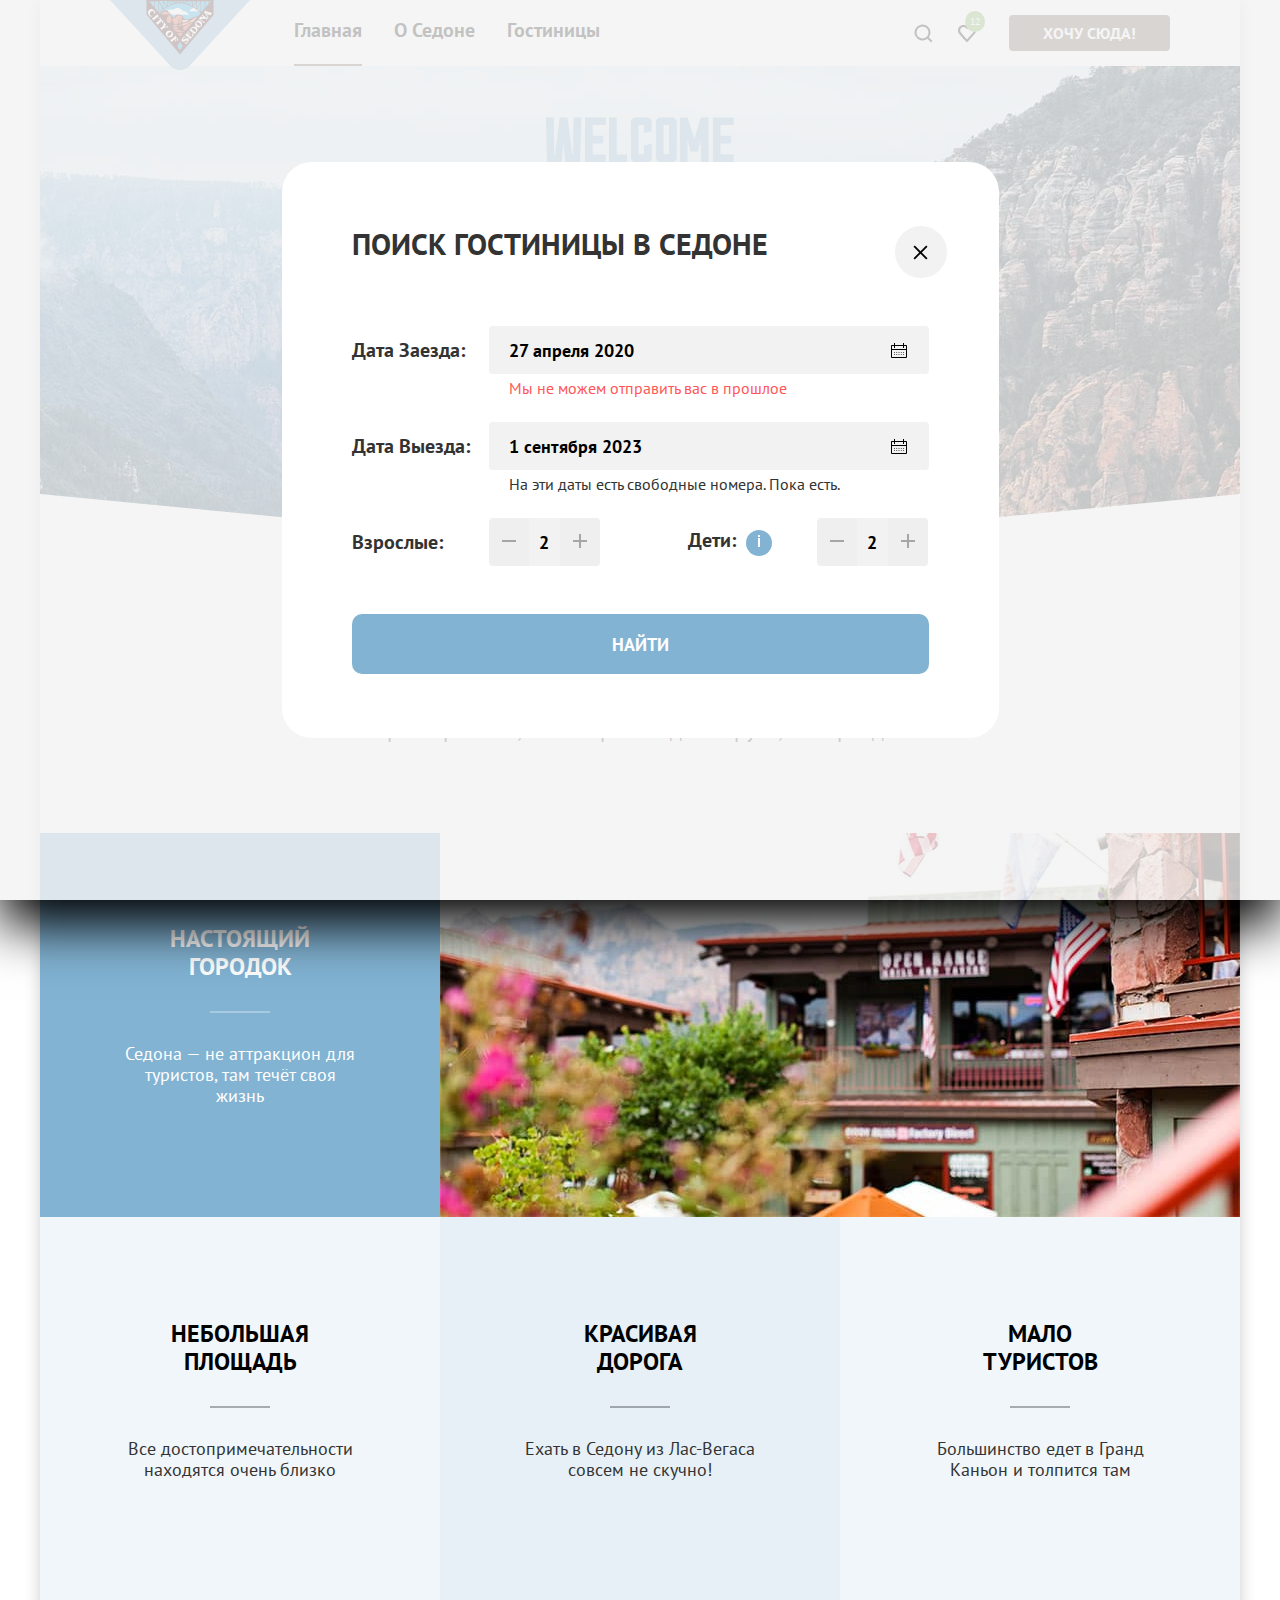
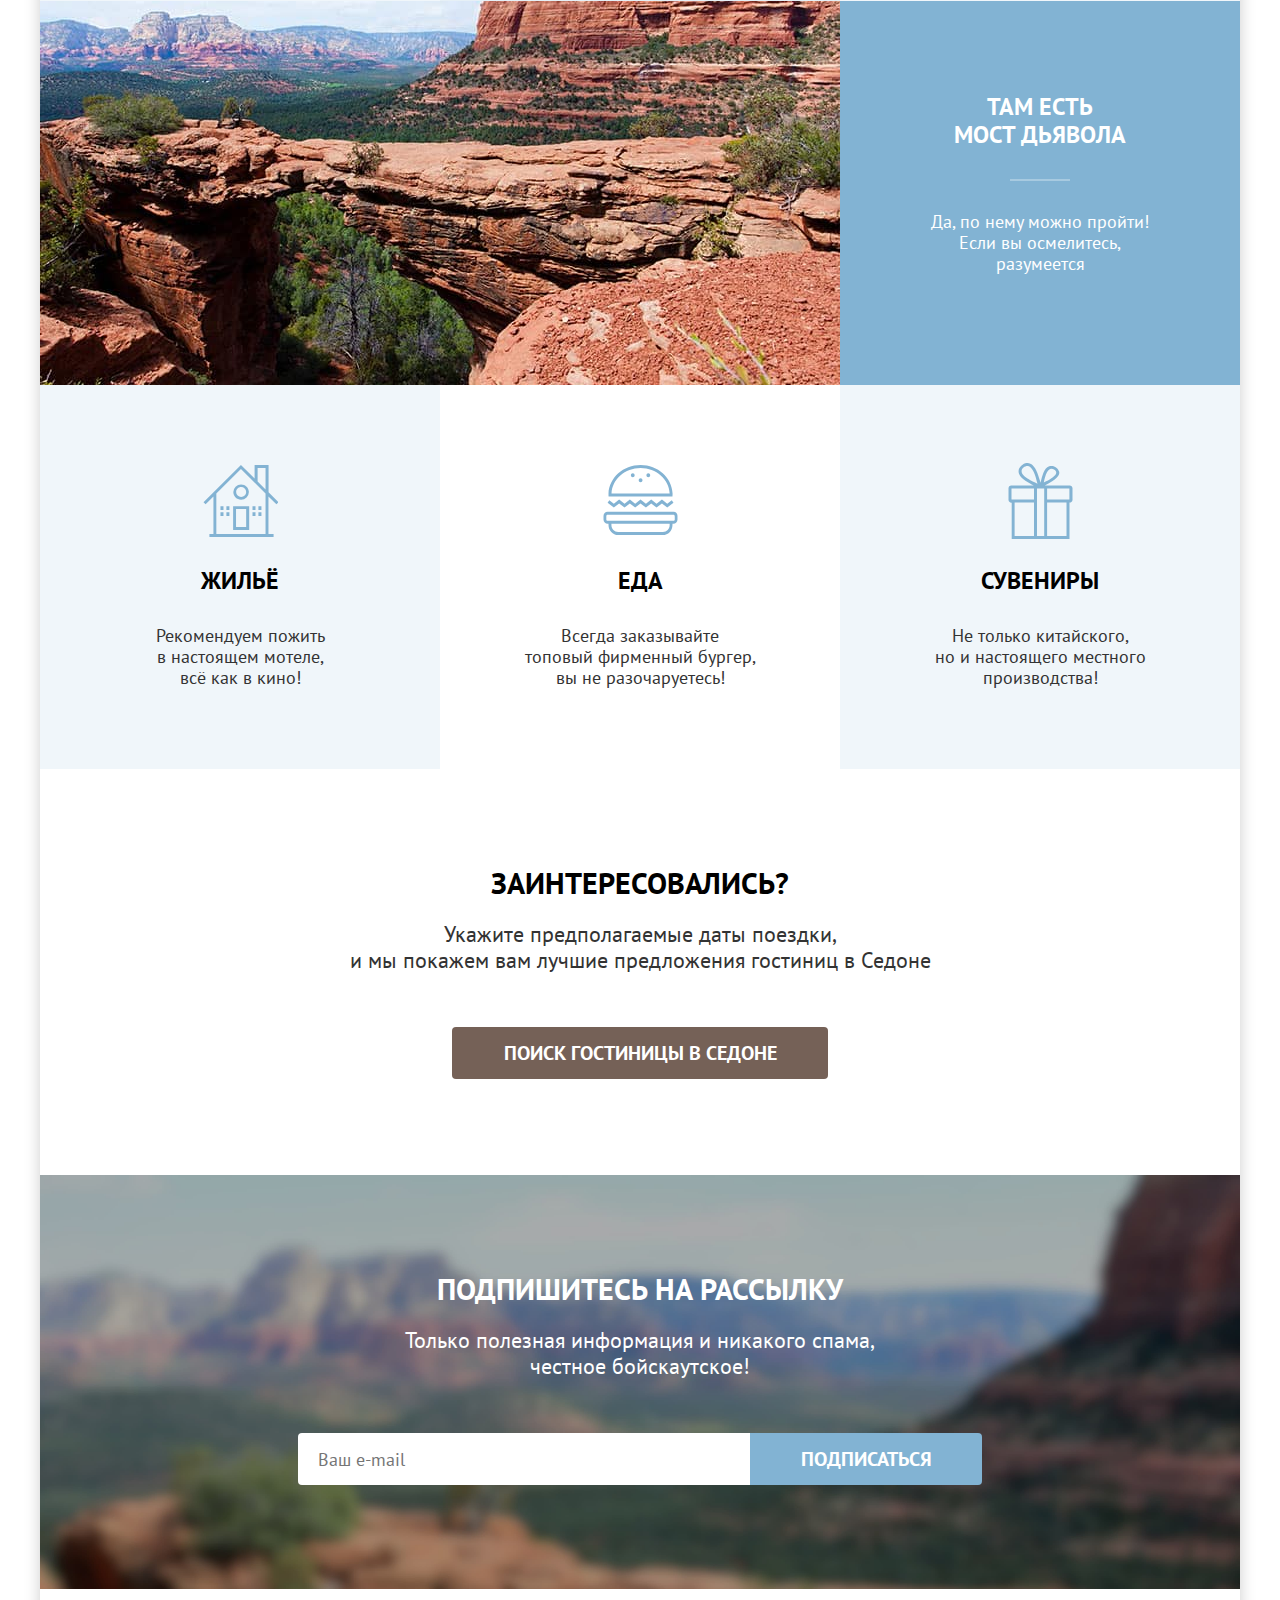
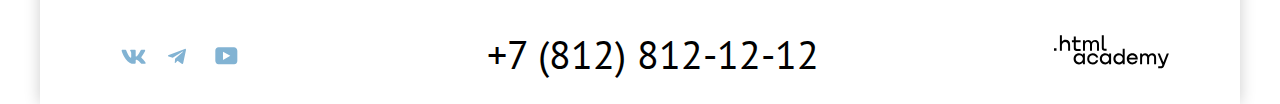
<file: index.html>
<!DOCTYPE html>
<html lang="ru">
  <head>
    <meta charset="utf-8">
    <title>HTML Academy: Седона</title>
    <link rel="stylesheet" href="styles/styles.css">
  </head>
  <body>
    <header class="page-header">
      <a class="logo" href="">
        <img class="site-logo" src="images/logos/sedona-logo.svg" width="140" height="70" alt="Логотип сайта Sedona">
      </a>
      <nav class="navigation">
        <ul class="navigation-list reset-list">
          <li class="navigation-item navigation-item-current">
            <a class="navigation-link navigation-link-current" href="index.html">Главная</a>
          </li>
          <li class="navigation-item">
            <a class="navigation-link" href="#">О Седоне</a>
          </li>
          <li class="navigation-item navigation-hotels">
            <a class="navigation-link" href="catalog.html">Гостиницы</a>
          </li>
        </ul>
        <ul class="navigation-list navigation-user reset-list">
          <li class="navigation-user-item">
            <a class="navigation-user-link search" href="#">
              <span class="visually-hidden">Поиск</span>
            </a>
          </li>
          <li class="navigation-user-item">
            <a class="navigation-user-link heart" href="#">
              <span class="visually-hidden">Понравилось</span>
              <span class="counter page-header__counter">12</span>
            </a>
          </li>
          <li class="navigation-user-item navigation-button-item">
            <a class="button button-point button-brown" href="#">Хочу сюда!</a>
          </li>
        </ul>
      </nav>
    </header>

    <main class="main">
      <div class="main-container">
        <div class="main-picture">
            <img class="pic" src="images/welcome.svg" width="458" height="352" alt="welcome to gorgeous Sedona">
        </div>
        <h1 class="main-header">Седона — небольшой городок в Аризоне,<br>заслуживающий большего!</h1>
        <p class="main-text">Рассмотрим причины, по которым Седона круче, чем Гранд-Каньон!</p>

        <section class="advantages">
          <h2 class="visually-hidden">Преимущества</h2>
          <ul class="advantage-list reset-list">
            <li class="advantage-item-blue">
              <div class="advantage-container">
                <h2 class="advantage-title-white">Настоящий<br>городок</h2>
                <p class="advantage-description-1">Седона — не аттракцион для<br>туристов, там течёт своя<br>жизнь</p>
              </div>
              <img class="advantage-pic-1" src="images/sedona-street.jpg" width="800" height="384" alt="Улица Седоны">
            </li>
            <li class="advantage-item">
              <h2 class="advantage-title">Небольшая<br>площадь</h2>
              <p class="advantage-description">Все достопримечательности<br>находятся очень близко</p>
            </li>
            <li class="advantage-item advantage-item-light">
              <h2 class="advantage-title">Красивая<br>дорога</h2>
              <p class="advantage-description">Ехать в Седону из Лас-Вегаса<br>совсем не скучно!</p>
            </li>
            <li class="advantage-item">
              <h2 class="advantage-title">Мало<br>туристов</h2>
              <p class="advantage-description">Большинство едет в Гранд<br>Каньон и толпится там</p>
            </li>
            <li class="advantage-item advantage-item-blue advantage-item-bridge">
              <div class="advantage-container">
                <h2 class="advantage-title-white">Там есть<br>мост дьявола</h2>
                <p class="advantage-description-1">Да, по нему можно пройти!<br>Если вы осмелитесь,<br>разумеется</p>
              </div>
              <img class="advantage-pic-2" src="images/devils-bridge.jpg" width="800" height="384" alt="Фото моста дьявола">
            </li>
          </ul>
        </section>

        <section class="additional-advantages">
          <h2 class="visually-hidden">Дополнительные реимущества</h2>
          <ul class="additional-advantages-list reset-list">
            <li class="additional-advantages-item">
                <div class="icon icon-house">
                  <span class="visually-hidden">Жильё</span>
                </div>
                <h3 class="additional-advantages-title">Жильё</h3>
                <p class="additional-advantages-description">Рекомендуем пожить<br>в настоящем мотеле,<br>всё как в кино!</p>
            </li>
            <li class="additional-advantages-item additional-advantages-item-food">
              <div class="icon icon-food">
                <span class="visually-hidden">Еда</span>
              </div>
              <h3 class="additional-advantages-title">Еда</h3>
              <p class="additional-advantages-description">Всегда заказывайте<br>топовый фирменный бургер,<br>вы не разочаруетесь!</p>
            </li>
            <li class="additional-advantages-item">
              <div class="icon icon-souvenir">
                <span class="visually-hidden">Сувениры</span>
              </div>
              <h3 class="additional-advantages-title additional-advantages-title-souvenir">Сувениры</h3>
              <p class="additional-advantages-description">Не только китайского,<br>но и настоящего местного<br>производства!</p>
            </li>
          </ul>
        </section>

        <section class="helper">
            <h2 class="helper-title">Заинтересовались?</h2>
            <p class="helper-text">Укажите предполагаемые даты поездки,<br>и мы покажем вам лучшие предложения гостиниц в Седоне</p>
            <button class="button button-hotel-finder button-brown" type="button">Поиск гостиницы в Седоне</button>
        </section>

        <section class="subscription">
          <h2 class="subscription-title">Подпишитесь на рассылку</h2>
          <p class="subscription-text">Только полезная информация и никакого спама,<br>честное бойскаутское!</p>
            <form class="subscription-data" action="https://echo.htmlacademy.ru/" method="post">
              <span class="visually-hidden">Email</span>
              <input class="email-field" type="email" name="email" id="email-for-subscription" placeholder="Ваш e-mail">
              <button class="button subscription-button button-blue" type="submit">Подписаться</button>
            </form>
        </section>
      </div>
    </main>

    <footer class="page-footer">
          <ul class="social-media-list reset-list">
            <li class="social-media-item">
              <a class="social-media-link vk" href="https://vk.com/htmlacademy">
                <span class="visually-hidden">Vkontakte</span>
                <svg class="social-media-icon" aria-hidden="true" focusable="false" width="25" height="15" viewBox="0 0 25 15" fill="currentColor" xmlns="http://www.w3.org/2000/svg">
                  <path fill-rule="evenodd" clip-rule="evenodd" d="M24.1164 1.80445C24.2824 1.25845 24.1164 0.856445 23.3214 0.856445H20.6964C20.0284 0.856445 19.7204 1.20345 19.5534 1.58645C19.5534 1.58645 18.2184 4.78245 16.3274 6.85845C15.7154 7.46045 15.4374 7.65145 15.1034 7.65145C14.9364 7.65145 14.6854 7.46045 14.6854 6.91345V1.80445C14.6854 1.14845 14.5014 0.856445 13.9454 0.856445H9.81738C9.40038 0.856445 9.14938 1.16045 9.14938 1.44945C9.14938 2.07045 10.0954 2.21445 10.1924 3.96245V7.76045C10.1924 8.59345 10.0394 8.74444 9.70538 8.74444C8.81538 8.74444 6.65038 5.53345 5.36538 1.85945C5.11638 1.14445 4.86438 0.856445 4.19338 0.856445H1.56638C0.816382 0.856445 0.666382 1.20345 0.666382 1.58645C0.666382 2.26845 1.55638 5.65645 4.81138 10.1374C6.98138 13.1974 10.0364 14.8564 12.8194 14.8564C14.4884 14.8564 14.6944 14.4884 14.6944 13.8534V11.5404C14.6944 10.8034 14.8524 10.6564 15.3814 10.6564C15.7714 10.6564 16.4384 10.8484 17.9964 12.3234C19.7764 14.0724 20.0694 14.8564 21.0714 14.8564H23.6964C24.4464 14.8564 24.8224 14.4884 24.6064 13.7604C24.3684 13.0364 23.5184 11.9854 22.3914 10.7384C21.7794 10.0284 20.8614 9.26345 20.5824 8.88045C20.1934 8.38945 20.3044 8.17044 20.5824 7.73345C20.5824 7.73345 23.7824 3.30745 24.1154 1.80445H24.1164Z"/>
                </svg>
              </a>
            </li>
            <li class="social-media-item">
              <a class="social-media-link telegram" href="https://t.me/htmlacademy">
                <span class="visually-hidden">Telegram</span>
                <svg class="social-media-icon" aria-hidden="true" focusable="false" width="18" height="16" viewBox="0 0 18 16" fill="currentColor" xmlns="http://www.w3.org/2000/svg">
                  <path d="M16.79.96.84 7.1c-1.09.44-1.08 1.05-.2 1.32l4.1 1.28 9.47-5.98c.44-.27.85-.13.52.17l-7.68 6.93-.28 4.22c.41 0 .6-.2.83-.41l1.99-1.94 4.13 3.06c.77.42 1.31.2 1.5-.71l2.72-12.8c.28-1.1-.43-1.61-1.16-1.28Z"/>
                </svg>
              </a>
            </li>
            <li class="social-media-item">
              <a class="social-media-link youtube" href="https://www.youtube.com/user/htmlacademyru" target="_blank">
                <span class="visually-hidden">Youtube</span>
                <svg class="social-media-icon" aria-hidden="true" focusable="false" width="23" height="18" viewBox="0 0 23 18" fill="currentColor" xmlns="http://www.w3.org/2000/svg">
                  <path d="M18.94.36H3.51C1.65.36.33 1.95.33 3.76v10.09c0 1.91 1.32 3.5 3.18 3.5h15.65c1.64 0 3.17-1.59 3.17-3.4V3.76c-.22-1.8-1.53-3.4-3.39-3.4ZM7.99 12.89V4.82l7.34 4.04-7.34 4.03Z"/>
                </svg>
              </a>
            </li>
            </ul>
          <a class="phone-address" href="tel:+78128121212">+7 (812) 812-12-12</a>
          <a class="html-academy-logo" href="https://htmlacademy.ru/" target="_blank">
            <svg class="logotip" width="115" height="34" fill="currentColor" xmlns="http://www.w3.org/2000/svg">
              <path d="M0 13.26v2.6h2.5v-2.6H0ZM11.6 4.86c-1.6 0-2.8.7-3.6 1.7h-.1V.36h-2v15.5h2v-5.3c0-2.1 1.3-3.6 3.3-3.6 1.8 0 2.9 1.4 2.9 3.2v5.7h2v-6.1c.1-3-1.8-4.9-4.5-4.9ZM26.6 5.16h-4.8v-3.7h-2v3.8h-1.9v2h1.9v6c0 1.7 1 2.7 2.7 2.7h4.1v-2h-3.7c-.7 0-1.1-.4-1.1-1.1v-5.7h4.8v-2ZM41.1 4.96c-1.6 0-2.9.8-3.5 2.1h-.1c-.6-1.2-1.8-2.1-3.4-2.1-1.4 0-2.5.8-3.1 1.8h-.1v-1.6H29v10.6h2v-5.4c0-2 1-3.5 2.6-3.5 1.5 0 2.4 1 2.4 2.6v6.3h2v-5.6c0-2.4 1.4-3.3 2.6-3.3 1.5 0 2.4 1 2.4 2.6v6.3h2v-6.5c.1-2.5-1.4-4.3-3.9-4.3ZM47.8 13.06c0 1.7 1 2.7 2.8 2.7h2v-2h-1.7c-.7 0-1.1-.4-1.1-1.1V.36h-2v12.7ZM28.9 20.06c-.9-1.1-2.2-1.8-3.9-1.8-3.1 0-5.4 2.3-5.4 5.6s2.3 5.6 5.4 5.6c1.8 0 3-.8 3.8-1.9h.1v1.6h2v-10.6h-2v1.5Zm-3.6 7.4c-2.2 0-3.6-1.6-3.6-3.6s1.4-3.6 3.6-3.6 3.6 1.6 3.6 3.6c0 1.9-1.4 3.6-3.6 3.6ZM44.2 22.36c-.5-2.4-2.6-4.1-5.4-4.1a5.4 5.4 0 0 0-5.6 5.6c0 3.1 2.2 5.6 5.6 5.6 2.8 0 4.9-1.8 5.4-4.2h-2.1a3.4 3.4 0 0 1-3.3 2.3c-2.2 0-3.6-1.6-3.6-3.6s1.4-3.6 3.6-3.6c1.6 0 2.8 1 3.3 2.2h2.1v-.2ZM55.1 20.06c-.9-1.1-2.2-1.8-3.9-1.8-3.1 0-5.4 2.3-5.4 5.6s2.3 5.6 5.4 5.6c1.8 0 3-.8 3.8-1.9h.1v1.6h2v-10.6h-2v1.5Zm-3.6 7.4c-2.2 0-3.6-1.6-3.6-3.6s1.4-3.6 3.6-3.6 3.6 1.6 3.6 3.6c0 1.9-1.5 3.6-3.6 3.6ZM68.7 20.16c-.9-1.1-2.2-1.9-3.9-1.9-3.1 0-5.4 2.3-5.4 5.6s2.2 5.6 5.4 5.6c1.7 0 3-.8 3.8-1.8h.1v1.5h2v-15.4h-2v6.4Zm-3.6 7.3c-2.2 0-3.6-1.6-3.6-3.6s1.4-3.6 3.6-3.6 3.6 1.6 3.6 3.6c-.1 2-1.5 3.6-3.6 3.6ZM78.3 18.26c-3.3 0-5.5 2.5-5.5 5.6 0 3 2.1 5.6 5.5 5.6 2.5 0 4.5-1.3 5.2-3.6h-2.1c-.5 1-1.6 1.6-3 1.6-1.9 0-3.3-1.3-3.4-2.9h8.8c.2-3.6-2-6.3-5.5-6.3Zm0 1.9c1.7 0 3 1 3.3 2.6h-6.5c.3-1.5 1.5-2.6 3.2-2.6ZM98.2 18.26c-1.6 0-2.9.8-3.6 2h-.1c-.6-1.2-1.8-2-3.4-2-1.4 0-2.5.7-3.1 1.8v-1.5h-1.9v10.6h2v-5.4c0-2 1-3.4 2.6-3.5 1.5 0 2.4 1 2.4 2.6v6.3h2v-5.6c0-2.4 1.4-3.3 2.6-3.3 1.5 0 2.4 1 2.4 2.6v6.3h2v-6.5c.1-2.6-1.4-4.4-3.9-4.4ZM109.4 27.36l-3.6-8.9h-2.2l4.8 11.6c-.3.9-.7 1.2-1.7 1.2h-2.5v2h2.5c1.8 0 2.8-.8 3.5-2.6l4.7-12.2h-2.1l-3.4 8.9Z"/>
            </svg>
          </a>
    </footer>

    <div class="modal-container modal-container-close">
      <div class="modal modal-auth">
        <button class="modal-close-button" type="button">
          <span class="visually-hidden">Закрыть</span>
        </button>
        <section class="modal-content">
          <h2 class="modal-title">Поиск гостиницы в Седоне</h2>
          <form class="modal-form" action="#" method="get">
            <div class="modal-data-container">
              <label class="modal-text" for="arrival">Дата Заезда:</label>
              <input class="modal-input main-modal-input arrival-input" type="text" id="arrival" name="arrival" value="27 апреля 2020" placeholder="Укажите дату">
              <p class="modal-warning">Мы не можем отправить вас в прошлое</p>
            </div>
            <div class="modal-data-container">
              <label class="modal-text" for="departure">Дата Выезда:</label>
              <input class="modal-input main-modal-input departure-input" type="text" id="departure" name="departure" value="1 сентября 2023" placeholder="Укажите дату">
              <p class="modal-warning warning-info">На эти даты есть свободные номера. Пока есть.</p>
            </div>
            <div class="family-info-container">
              <div class="adult-block">
                <label class="modal-text" for="adults"> Взрослые:</label>
                <button class="modal-button-amount minus minus-adults" type="button">
                  <span class="visually-hidden">Минус</span>
                  <svg width="14" height="2" viewBox="0 0 14 2" xmlns="http://www.w3.org/2000/svg"><path d="M0 0v2h14V0H0Z"/></svg>
                </button>
                <input class="modal-input family-amount-input adult-input" id="adults" type="number" name="family-amount" value="2">
                <button class="modal-button-amount plus plus-adults" type="button">
                  <span class="visually-hidden">Плюс</span>
                  <svg width="14" height="14"  viewBox="0 0 14 14" xmlns="http://www.w3.org/2000/svg"><path d="M14 6H8V0H6v6H0v2h6v6h2V8h6V6Z"/></svg>
                </button>
              </div>
              <div class="child-block">
                <div class="child-inform">
                  <label class="modal-text modal-text-children" for="children"> Дети:</label>
                  <span class="tooltip">
                    <button class="child-input" type="button" aria-labelledby="tooltip-label-date">
                      <svg width="2" height="12" viewBox="0 0 2 12" fill="currentColor" xmlns="http://www.w3.org/2000/svg"><path fill-rule="evenodd" clip-rule="evenodd" d="M0 0h2v2H0V0Zm2 12H0V3h2v9Z" fill="#fff"/></svg>
                    </button>
                    <span class="tooltip-text" role="tooltip" id="tooltip-label-date">Укажите количество детей, которые будут с вами, возраст которых от 6 до 18 лет. Дети до 6 лет размещаются бесплатно.</span>
                    </span>
                </div>
                <button class="modal-button-amount minus minus-children" type="button">
                  <span class="visually-hidden">Минус</span>
                  <svg width="14" height="2" viewBox="0 0 14 2"  xmlns="http://www.w3.org/2000/svg"><path d="M0 0v2h14V0H0Z"/></svg>
                </button>
                <input class="modal-input family-amount-input children-input" id="children" type="number" name="family-amount" value="2">
                <button class="modal-button-amount plus plus-children" type="button">
                  <span class="visually-hidden">Плюс</span>
                  <svg width="14" height="14" viewBox="0 0 14 14" xmlns="http://www.w3.org/2000/svg"><path d="M14 6H8V0H6v6H0v2h6v6h2V8h6V6Z" /></svg>
                </button>
              </div>
            </div>
            <button class="button button-blue modal-button">Найти</button>
          </form>
      </section>
    </div>

  </body>
</html>
</file>
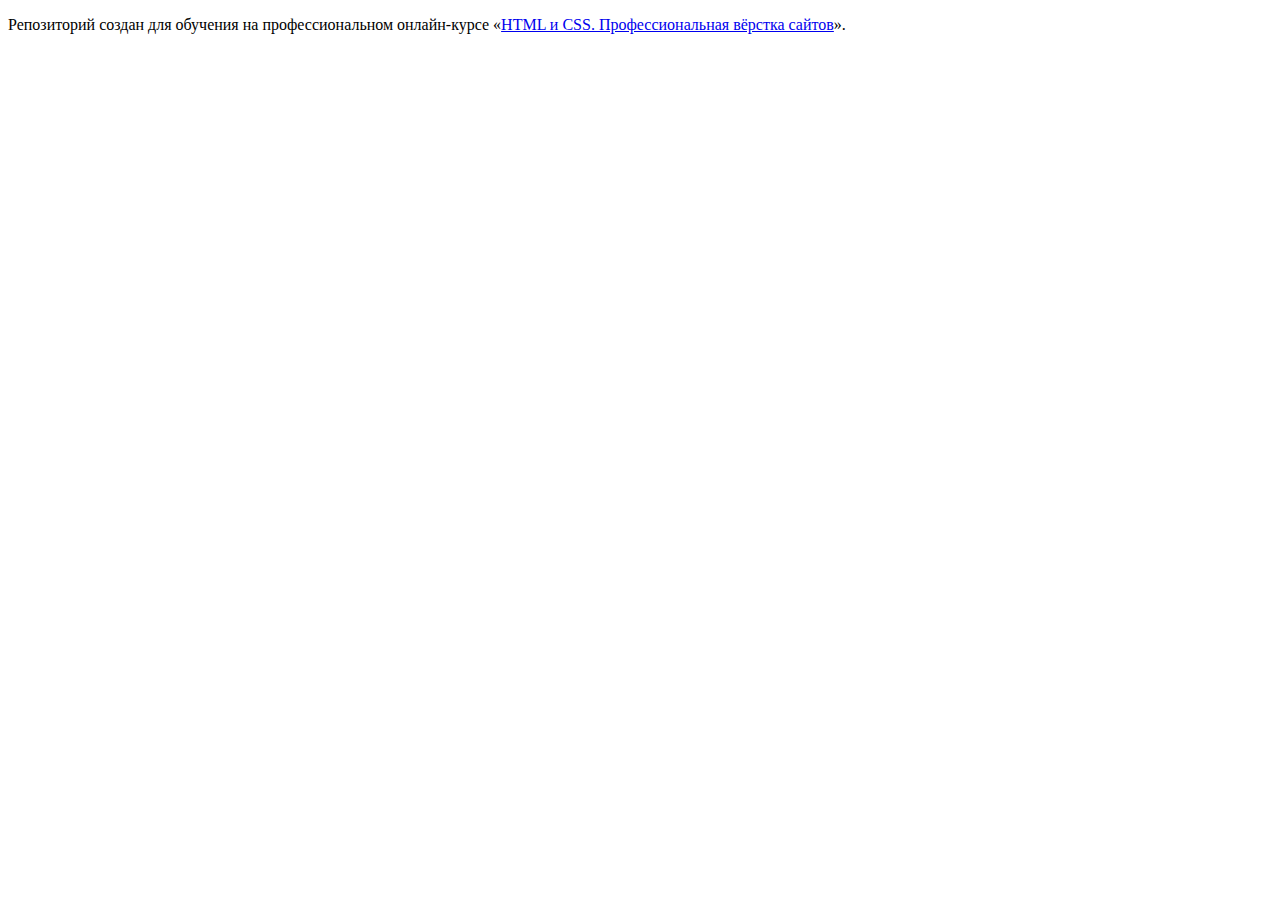
<file: 1/index.html>
<!DOCTYPE html>
<html lang="ru">
  <head>
    <meta charset="utf-8">
    <title>HTML Academy: Седона</title>
    <base href="https://htmlacademy-htmlcss.github.io/2210791-sedona-35/1/">
</head>
  <body>

    <p>Репозиторий создан для обучения на профессиональном онлайн‑курсе «<a href="https://htmlacademy.ru/intensive/htmlcss">HTML и CSS. Профессиональная вёрстка сайтов</a>».</p>

  </body>
</html>
</file>
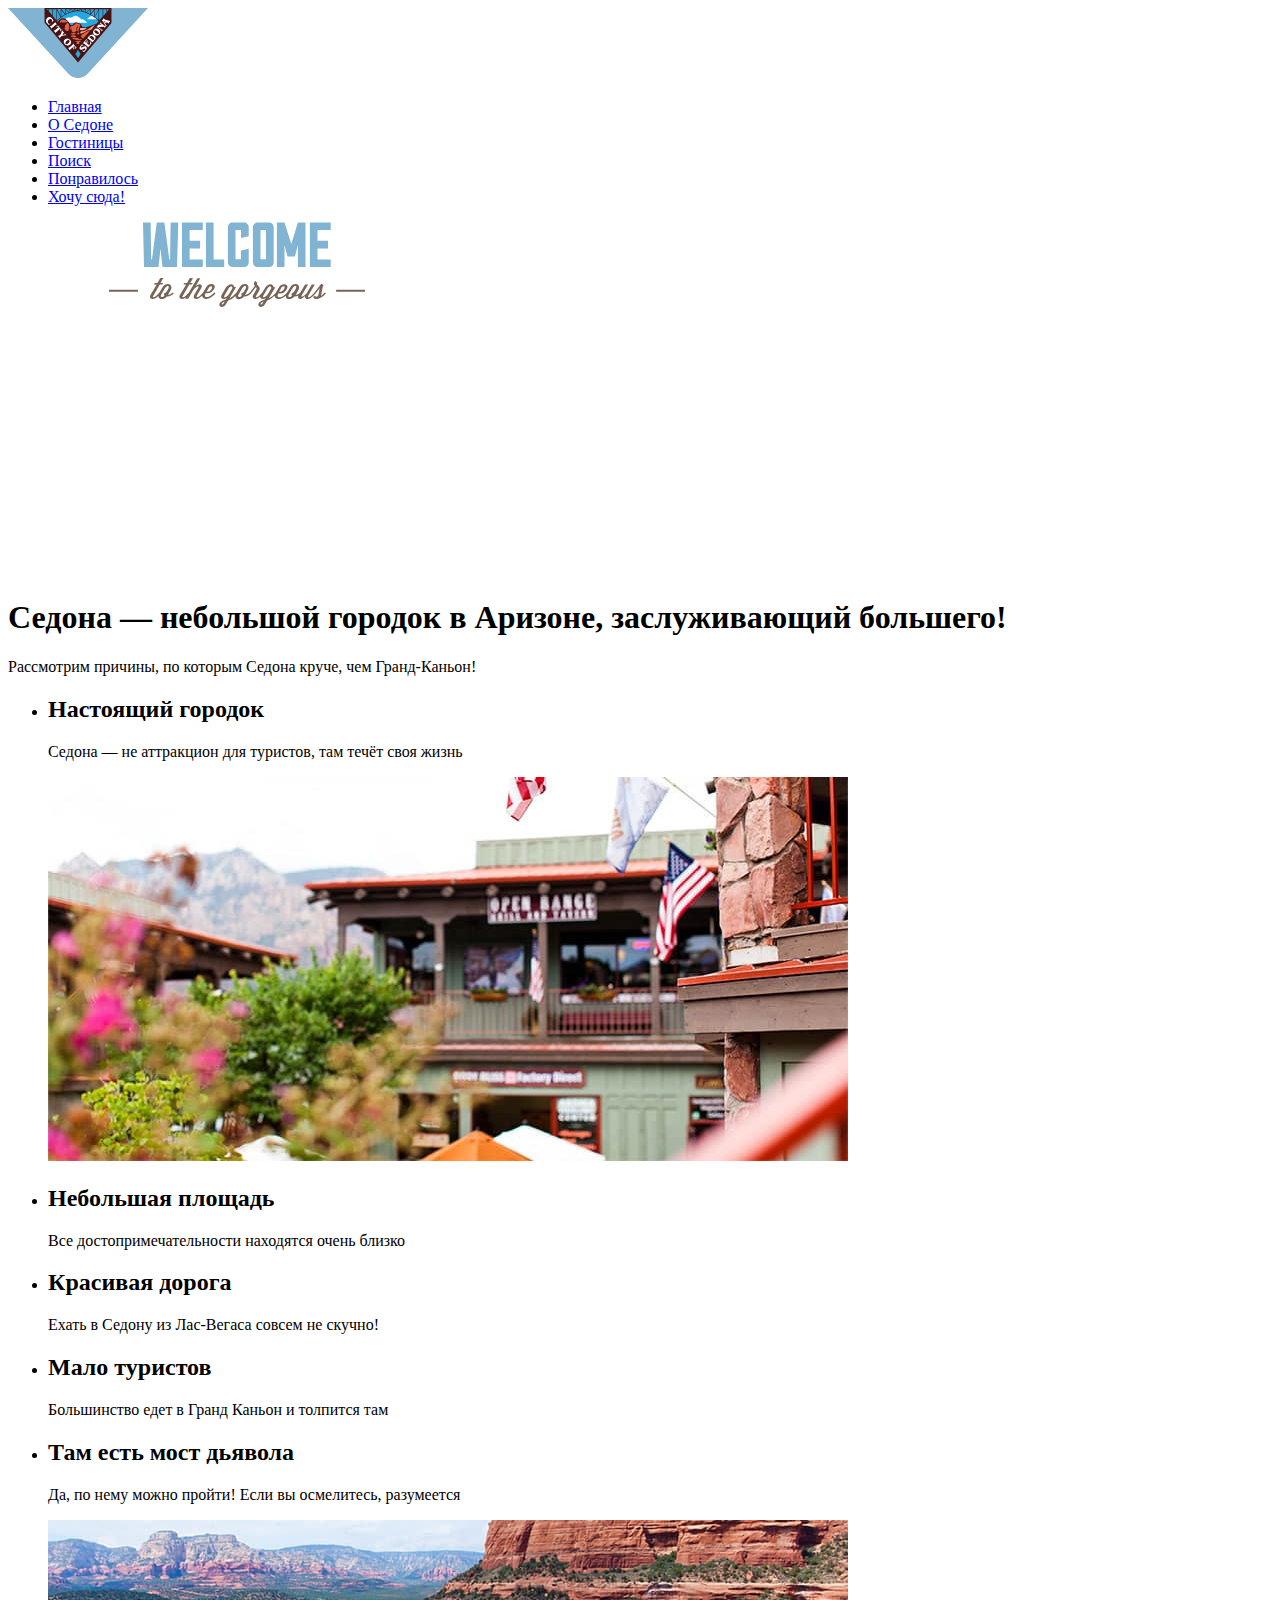
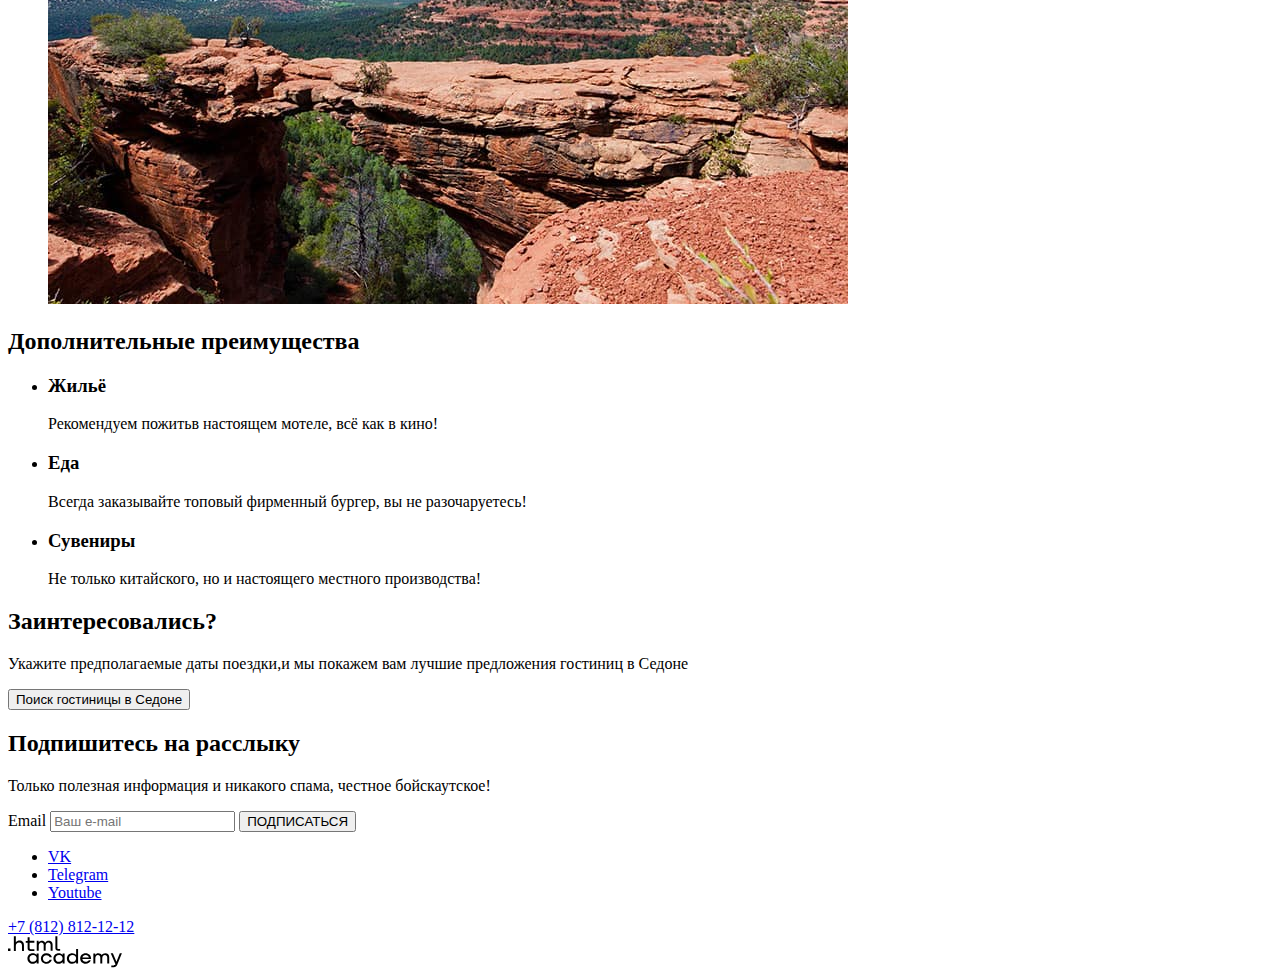
<file: 3/index.html>
<!DOCTYPE html>
<html lang="ru">
  <head>
    <meta charset="utf-8">
    <title>HTML Academy: Седона</title>
    <base href="https://htmlacademy-htmlcss.github.io/2210791-sedona-35/3/">
</head>
  <body>
    <header class="page-header">
      <a class="logo" href="">
        <img class="site-logo" src="images/logos/sedona-logo.svg" width="140" height="70" alt="Логотип сайта Sedona">
      </a>
      <nav class="navigation">
        <ul class="navigation-list">
          <li class="navigation-item">
            <a class="navigation-link" href="#">Главная</a>
          </li>
          <li class="navigation-item">
            <a class="navigation-link" href="#">О Седоне</a>
          </li>
          <li class="navigation-item">
            <a class="navigation-link" href="catalog.html">Гостиницы</a>
          </li>
          <li class="navigation-item">
            <a class="navigation-link" href="#">
              <span class="visually-hidden">Поиск</span>
            </a>
          </li>
          <li class="navigation-item">
            <a class="navigation-link" href="#">
              <span class="visually-hidden">Понравилось</span>
            </a>
          </li>
          <li class="navigation-item">
            <a class="navigation-link" href="#">Хочу сюда!</a>
          </li>
        </ul>
      </nav>
    </header>

    <main class="main">
      <div class="main-picture">
        <img src="images/welcome.svg" width="458" height="352" alt="welcome to gorgeous Sedona">
      </div>

      <h1 class="main-header">Седона — небольшой городок в Аризоне, заслуживающий большего!</h1>
      <p class="main-text">Рассмотрим причины, по которым Седона круче, чем Гранд-Каньон!</p>



      <ul class="advantage-list">
        <li class="advantage-item">
          <h2 class="advantage-title">Настоящий городок</h2>
          <p class="advantage-description">Седона — не аттракцион для туристов, там течёт своя жизнь</p>
          <img src="images/sedona-street.jpg" width="800" height="384" alt="Улица Седоны">
        </li>
        <li class="advantage-item">
          <h2 class="advantage-title">Небольшая площадь</h2>
          <p class="advantage-description">Все достопримечательности находятся очень близко</p>
        </li>
        <li class="advantage-item">
          <h2 class="advantage-title">Красивая дорога</h2>
          <p class="advantage-description">Ехать в Седону из Лас-Вегаса совсем не скучно!</p>
        </li>
        <li class="advantage-item">
          <h2 class="advantage-title">Мало туристов</h2>
          <p class="advantage-description">Большинство едет в Гранд Каньон и толпится там</p>
        </li>
        <li class="advantage-item">
          <h2 class="advantage-title">Там есть мост дьявола</h2>
          <p class="advantage-description">Да, по нему можно пройти! Если вы осмелитесь, разумеется</p>
          <img src="images/devils-bridge.jpg" width="800" height="384" alt="Фото моста дьявола">
        </li>
      </ul>


      <section class="additional-advantages">
        <h2 class="visually-hidden">Дополнительные преимущества</h2>
        <ul class="additional-advantages-list">
          <li class="additional-advantages-item">
              <h3 class="additional-advantages-title">Жильё</h3>
              <p class="additional-advantages-description">Рекомендуем пожитьв настоящем мотеле, всё как в кино!</p>
          </li>
          <li class="additional-advantages-item">
            <h3 class="additional-advantages-title">Еда</h3>
            <p class="additional-advantages-description">Всегда заказывайте топовый фирменный бургер, вы не разочаруетесь!</p>
          </li>
          <li class="additional-advantages-item">
            <h3 class="additional-advantages-title">Сувениры</h3>
            <p class="additional-advantages-description">Не только китайского, но и настоящего местного производства!</p>
          </li>
        </ul>
      </section>

      <section class="helper">
        <h2 class="helper-title">Заинтересовались?</h2>
          <p class="helper-text">Укажите предполагаемые даты поездки,и мы покажем вам лучшие предложения гостиниц в Седоне</p>
          <button class="hotel-finder" type="button">Поиск гостиницы в Седоне</button>
      </section>

      <section class="subscription">
        <h2 class="subscription-title">Подпишитесь на расслыку</h2>
        <p class="subscription-text">Только полезная информация и никакого спама, честное бойскаутское!</p>
          <form class="subscription-data" action="https://echo.htmlacademy.ru/" method="post">
            <label for="email-for-subscription">Email</label>
            <input class="email-field" type="email" name="email" id="email-for-subscription" placeholder="Ваш e-mail">
            <button class="subscription-button" type="submit">ПОДПИСАТЬСЯ</button>
          </form>
      </section>
    </main>

    <footer class="page-footer">
      <div class="social-medias">
        <ul class="social-media-list">
          <li class="media-item">
            <a class="vk" href="https://vk.com/htmlacademy">
              <span class="visually-hidden">VK</span>
            </a>
          </li>
          <li class="social-media-item">
            <a class="Telegram" href="https://t.me/htmlacademy">
              <span class="visually-hidden">Telegram</span>
            </a>
          </li>
          <li class="social-media-item">
            <a class="youtube" href="https://www.youtube.com/user/htmlacademyru">
              <span class="visually-hidden">Youtube</span>
            </a>
          </li>
          </ul>
        </div>

        <div class="phone">
          <a class="phone-address" href="tel:+78128121212">+7 (812) 812-12-12</a>
        </div>

        <div class="copyright-logo">
          <a class="html-academy-logo" href="https://htmlacademy.ru/">
            <img src="images/logos/HTML-Academy-logo.svg" width="114" height="32" alt="Логотип HTML Academy">
          </a>
        </div>
    </footer>



  </body>
</html>
</file>
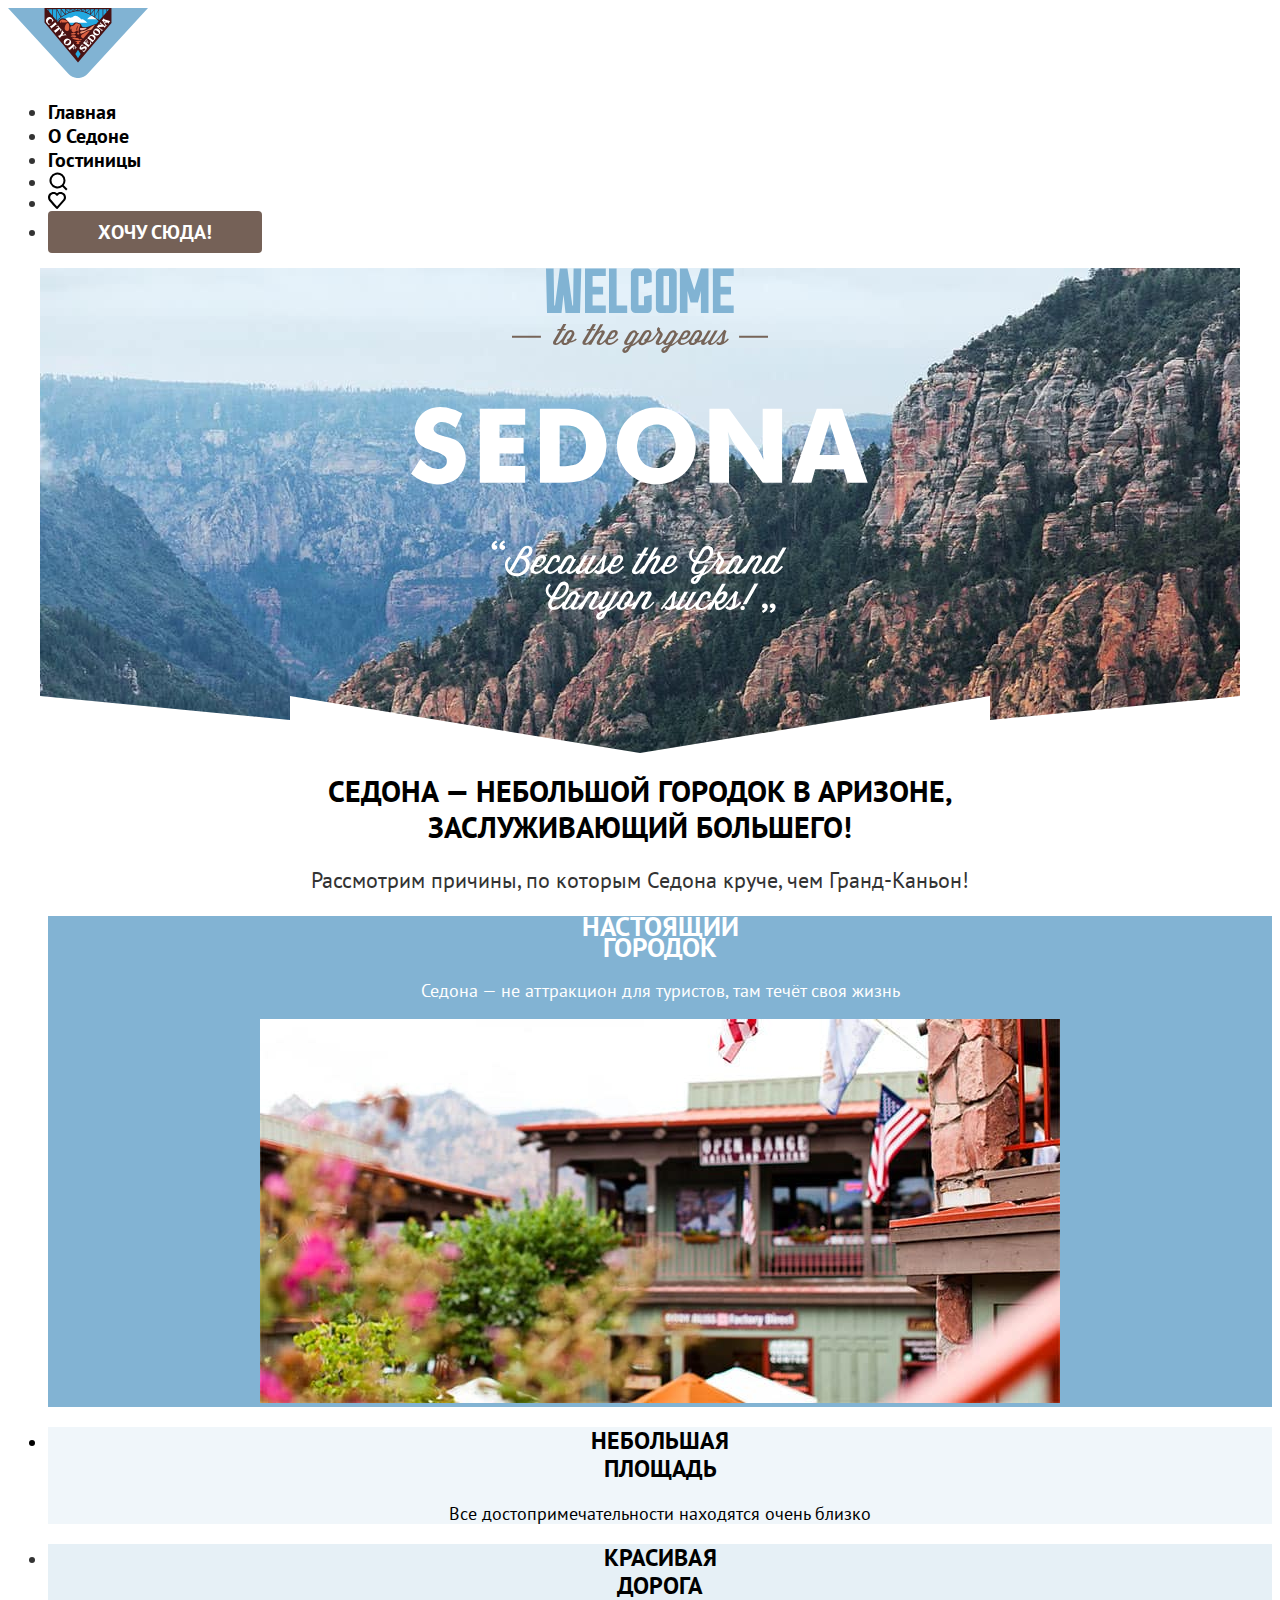
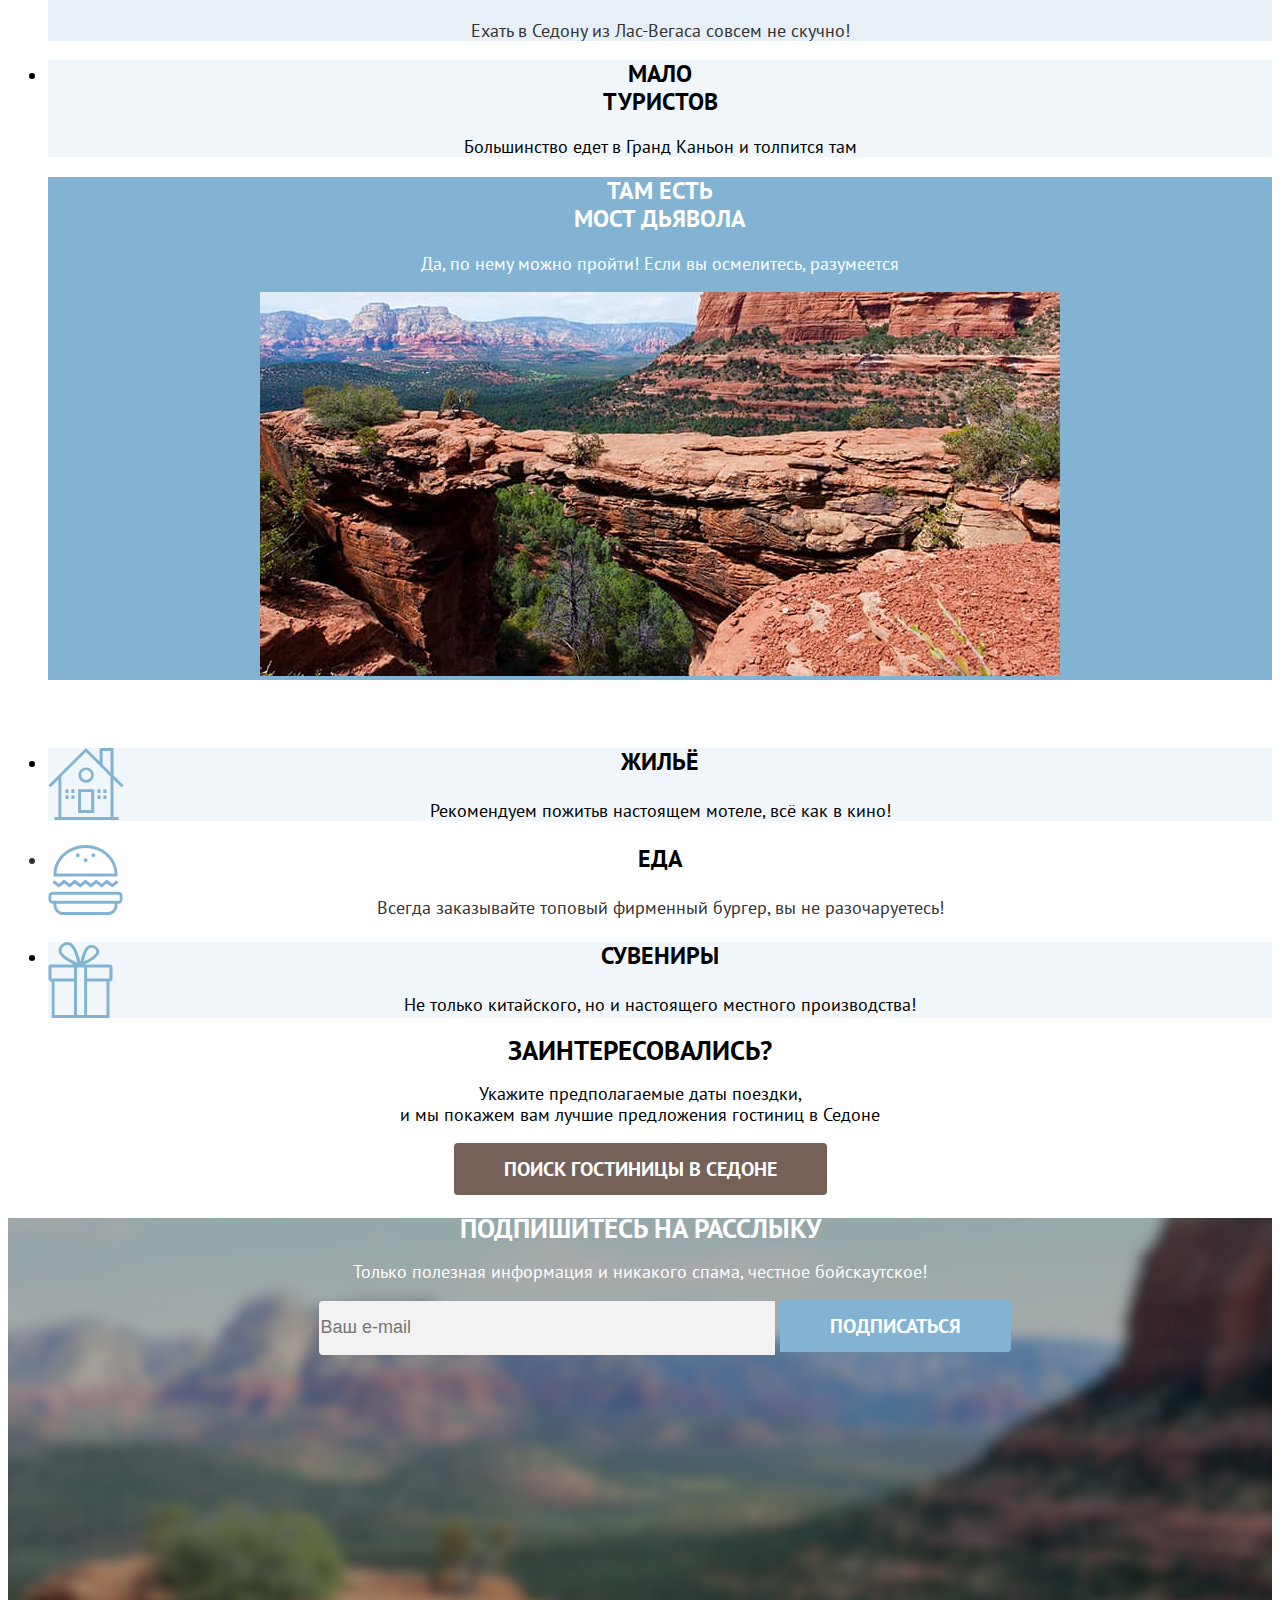
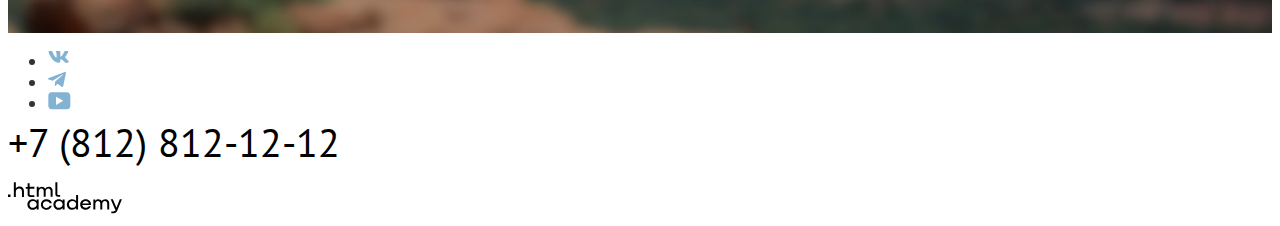
<file: 4/index.html>
<!DOCTYPE html>
<html lang="ru">
  <head>
    <meta charset="utf-8">
    <title>HTML Academy: Седона</title>
    <link rel="stylesheet" href="styles/styles.css">
    <base href="https://htmlacademy-htmlcss.github.io/2210791-sedona-35/4/">
</head>
  <body>
    <header class="page-header">
      <a class="logo" href="">
        <img class="site-logo" src="images/logos/sedona-logo.svg" width="140" height="70" alt="Логотип сайта Sedona">
      </a>
      <nav class="navigation">
        <ul class="navigation-list">
          <li class="navigation-item">
            <a class="navigation-link" href="#">Главная</a>
          </li>
          <li class="navigation-item">
            <a class="navigation-link" href="#">О Седоне</a>
          </li>
          <li class="navigation-item">
            <a class="navigation-link" href="catalog.html">Гостиницы</a>
          </li>
          <li class="navigation-item">
            <a class="search" href="#">
              <span class="visually-hidden">Поиск</span>
            </a>
          </li>
          <li class="navigation-item">
            <a class="heart" href="#">
              <span class="visually-hidden">Понравилось</span>
            </a>
          </li>
          <li class="navigation-item">
            <a class="button button-there" href="#">Хочу сюда!</a>
          </li>
        </ul>
      </nav>
    </header>

    <main class="main">
      <div class="main-picture">
          <img src="images/welcome.svg" width="458" height="352" alt="welcome to gorgeous Sedona">
      </div>
      <h1 class="main-header">Седона — небольшой городок в Аризоне,<br>заслуживающий большего!</h1>
      <p class="main-text">Рассмотрим причины, по которым Седона круче, чем Гранд-Каньон!</p>

      <section class="advantages">
        <ul class="advantage-list">
          <li class="advantage-item-0 advantage-item-1 ">
            <h2 class="advantage-title-1">Настоящий<br>городок</h2>
            <p class="advantage-description-1">Седона — не аттракцион для туристов, там течёт своя жизнь</p>
            <img class="advantage-pic-1" src="images/sedona-street.jpg" width="800" height="384" alt="Улица Седоны">
          </li>
          <li class="advantage-item-2 advantage-item">
            <h2 class="advantage-title-2 advantage-title">Небольшая<br>площадь</h2>
            <p class="advantage-description-2 advantage-description">Все достопримечательности находятся очень близко</p>
          </li>
          <li class="advantage-item-3">
            <h2 class="advantage-title-3">Красивая<br>дорога</h2>
            <p class="advantage-description-3">Ехать в Седону из Лас-Вегаса совсем не скучно!</p>
          </li>
          <li class="advantage-item-4 advantage-item">
            <h2 class="advantage-title-4 advantage-title">Мало<br>туристов</h2>
            <p class="advantage-description-4 advantage-description">Большинство едет в Гранд Каньон и толпится там</p>
          </li>
          <li class="advantage-item-0 advantage-item-5">
            <h2 class="advantage-title-0 advantage-title-5">Там есть<br>мост дьявола</h2>
            <p class="advantage-description-5">Да, по нему можно пройти! Если вы осмелитесь, разумеется</p>
            <img class="advantage-pic-2" src="images/devils-bridge.jpg" width="800" height="384" alt="Фото моста дьявола">
          </li>
        </ul>
      </section>


      <section class="additional-advantages">
        <h2 class="visually-hidden">Дополнительные преимущества</h2>
        <ul class="additional-advantages-list">
          <li class="additional-advantages-item-1">
              <h3 class="additional-advantages-title">Жильё</h3>
              <p class="additional-advantages-description">Рекомендуем пожитьв настоящем мотеле, всё как в кино!</p>
          </li>
          <li class="additional-advantages-item-2">
            <h3 class="additional-advantages-title">Еда</h3>
            <p class="additional-advantages-description">Всегда заказывайте топовый фирменный бургер, вы не разочаруетесь!</p>
          </li>
          <li class="additional-advantages-item-3">
            <h3 class="additional-advantages-title">Сувениры</h3>
            <p class="additional-advantages-description">Не только китайского, но и настоящего местного производства!</p>
          </li>
        </ul>
      </section>

      <section class="helper">
        <h2 class="helper-title">Заинтересовались?</h2>
          <p class="helper-text">Укажите предполагаемые даты поездки,<br>и мы покажем вам лучшие предложения гостиниц в Седоне</p>
          <button class="button hotel-finder" type="button">Поиск гостиницы в Седоне</button>
      </section>

      <section class="subscription">
        <h2 class="subscription-title">Подпишитесь на расслыку</h2>
        <p class="subscription-text">Только полезная информация и никакого спама, честное бойскаутское!</p>
          <form class="subscription-data" action="https://echo.htmlacademy.ru/" method="post">
            <span class="visually-hidden">Email</span>
            <input class="email-field" type="email" name="email" id="email-for-subscription" placeholder="Ваш e-mail">
            <button class="button subscription-button" type="submit">ПОДПИСАТЬСЯ</button>
          </form>
      </section>
    </main>

    <footer class="page-footer">
      <div class="social-medias">
        <ul class="social-media-list">
          <li class="media-item">
            <a class="vk" href="https://vk.com/htmlacademy">
              <span class="visually-hidden">VK</span>
            </a>
          </li>
          <li class="social-media-item">
            <a class="telegram" href="https://t.me/htmlacademy">
              <span class="visually-hidden">Telegram</span>
            </a>
          </li>
          <li class="social-media-item">
            <a class="youtube" href="https://www.youtube.com/user/htmlacademyru">
              <span class="visually-hidden">Youtube</span>
            </a>
          </li>
          </ul>
        </div>

        <div class="phone">
          <a class="phone-address" href="tel:+78128121212">+7 (812) 812-12-12</a>
        </div>

        <div class="copyright-logo">
          <a class="html-academy-logo" href="https://htmlacademy.ru/">
            <img src="images/logos/HTML-Academy-logo.svg" width="114" height="32" alt="Логотип HTML Academy">
          </a>
        </div>
    </footer>



  </body>
</html>
</file>
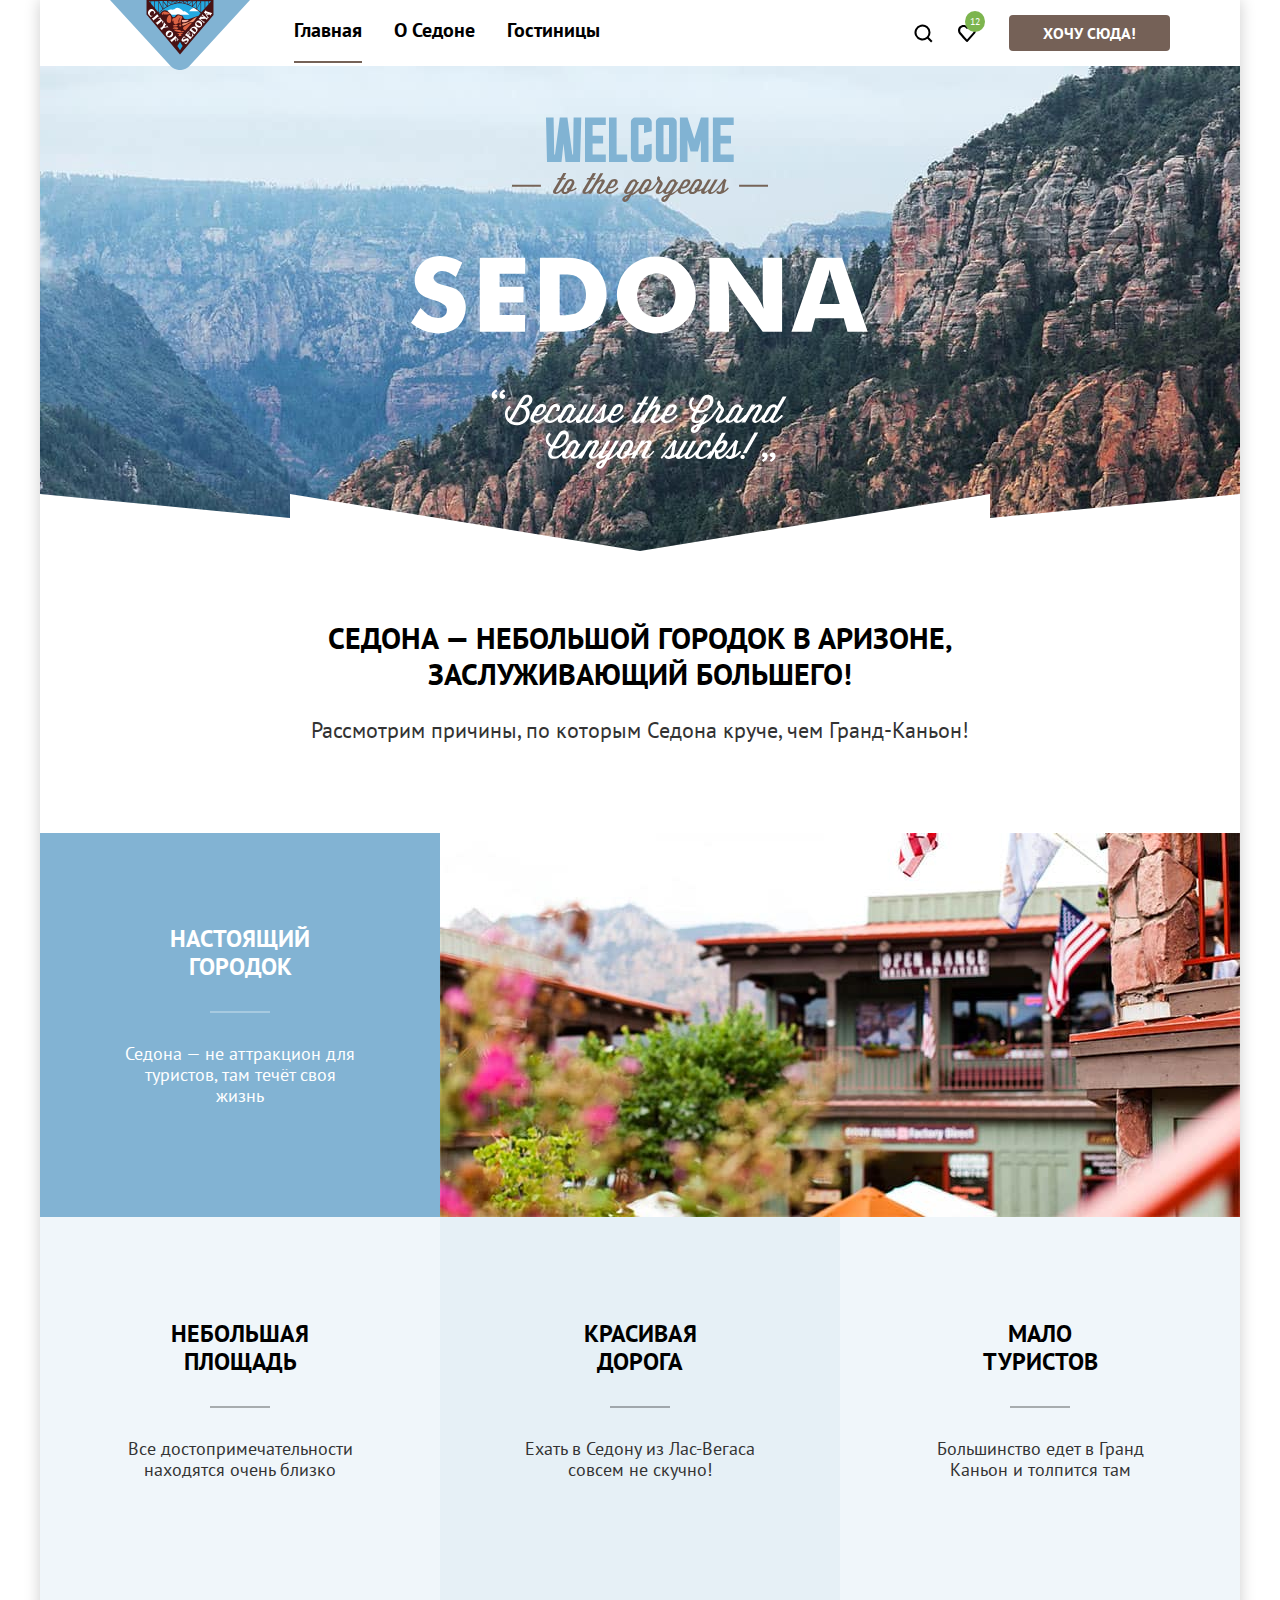
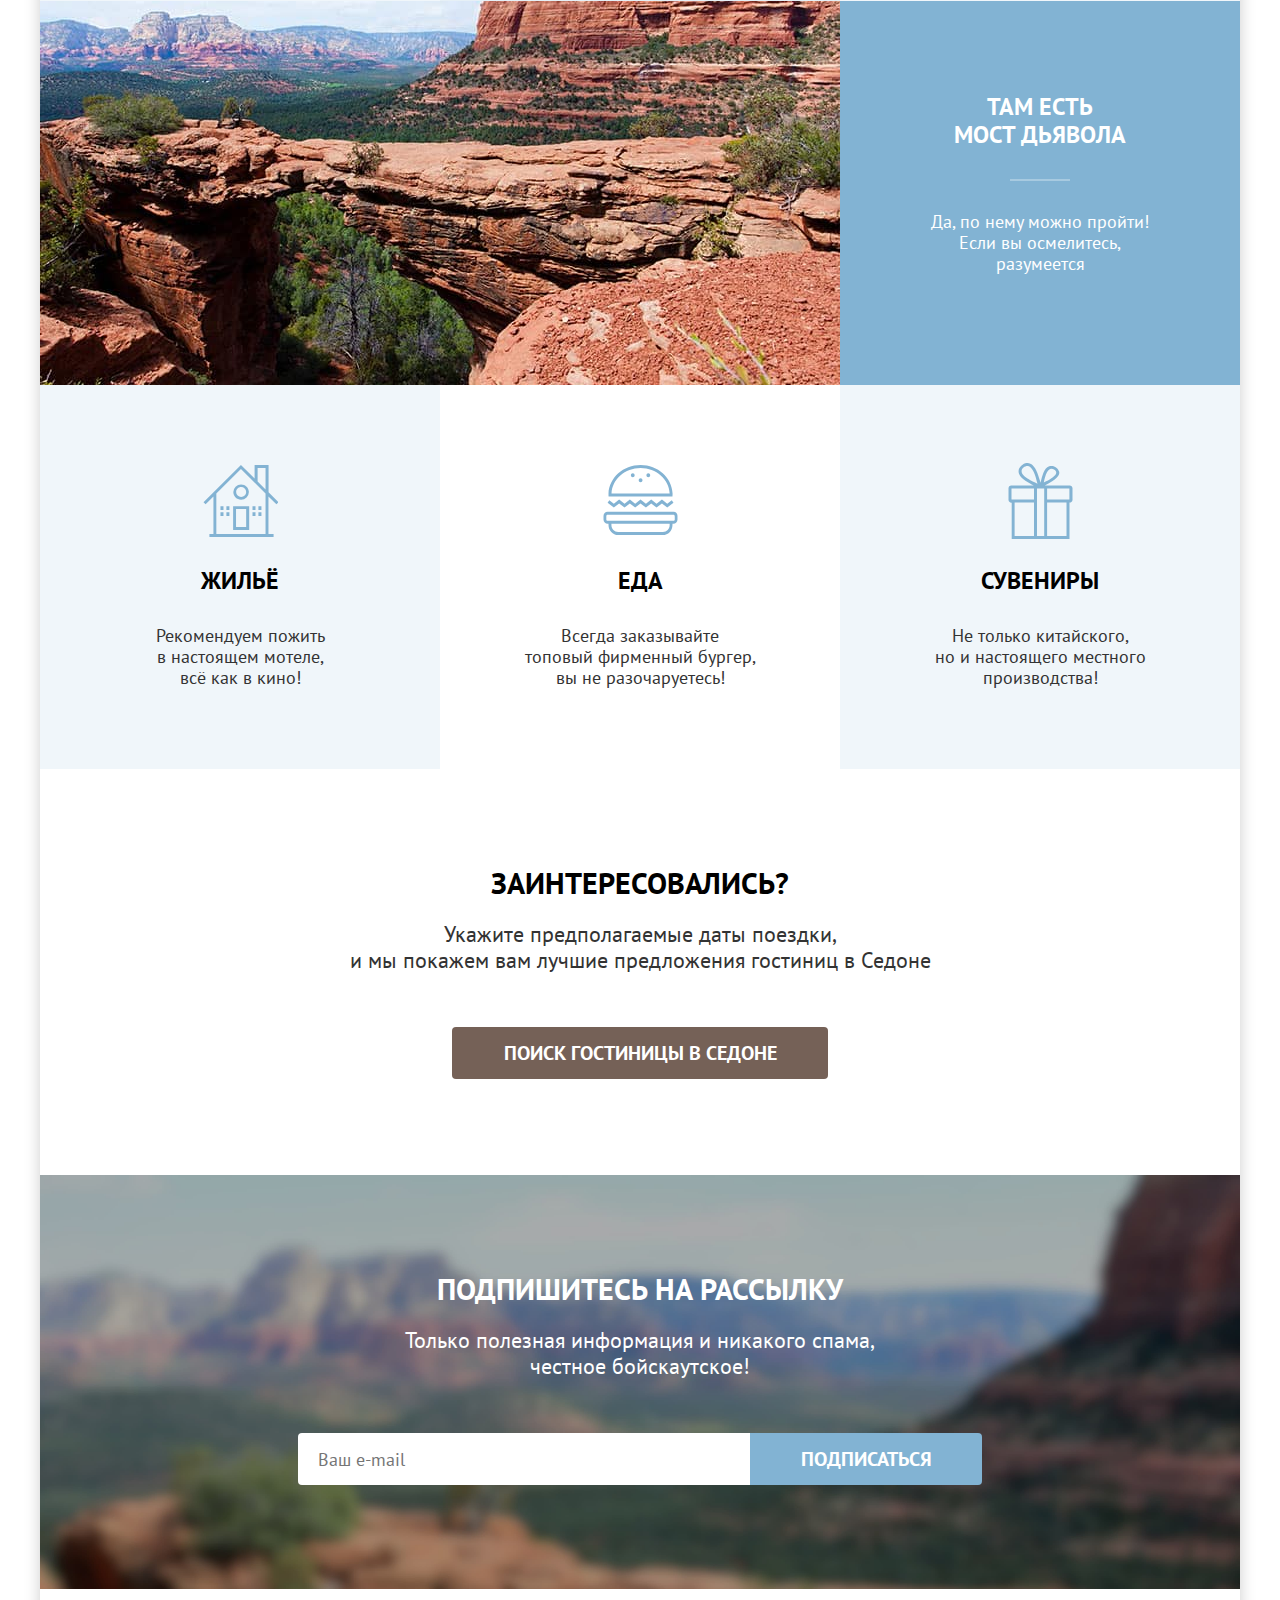
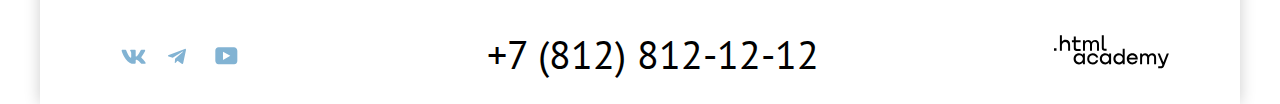
<file: 9/index.html>
<!DOCTYPE html>
<html lang="ru">
  <head>
    <meta charset="utf-8">
    <title>HTML Academy: Седона</title>
    <link rel="stylesheet" href="styles/styles.css">
    <base href="https://htmlacademy-htmlcss.github.io/2210791-sedona-35/9/">
</head>
  <body>
    <header class="page-header">
      <a class="logo" href="">
        <img class="site-logo" src="images/logos/sedona-logo.svg" width="140" height="70" alt="Логотип сайта Sedona">
      </a>
      <nav class="navigation">
        <ul class="navigation-list reset-list">
          <li class="navigation-item navigation-item-current">
            <a class="navigation-link navigation-link-current" href="index.html">Главная</a>
          </li>
          <li class="navigation-item">
            <a class="navigation-link" href="#">О Седоне</a>
          </li>
          <li class="navigation-item navigation-hotels">
            <a class="navigation-link" href="catalog.html">Гостиницы</a>
          </li>
        </ul>
        <ul class="navigation-list navigation-user reset-list">
          <li class="navigation-user-item">
            <a class="navigation-user-link search" href="#">
              <span class="visually-hidden">Поиск</span>
            </a>
          </li>
          <li class="navigation-user-item">
            <a class="navigation-user-link heart" href="#">
              <span class="visually-hidden">Понравилось</span>
              <span class="counter page-header__counter">12</span>
            </a>
          </li>
          <li class="navigation-user-item navigation-button-item">
            <a class="button button-point button-brown" href="#">Хочу сюда!</a>
          </li>
        </ul>
      </nav>
    </header>

    <main class="main">
      <div class="main-container">
        <div class="main-picture">
            <img class="pic" src="images/welcome.svg" width="458" height="352" alt="welcome to gorgeous Sedona">
        </div>
        <h1 class="main-header">Седона — небольшой городок в Аризоне,<br>заслуживающий большего!</h1>
        <p class="main-text">Рассмотрим причины, по которым Седона круче, чем Гранд-Каньон!</p>

        <section class="advantages">
          <h2 class="visually-hidden">Преимущества</h2>
          <ul class="advantage-list reset-list">
            <li class="advantage-item-blue">
              <div class="advantage-container">
                <h2 class="advantage-title-white">Настоящий<br>городок</h2>
                <p class="advantage-description-1">Седона — не аттракцион для<br>туристов, там течёт своя<br>жизнь</p>
              </div>
              <img class="advantage-pic-1" src="images/sedona-street.jpg" width="800" height="384" alt="Улица Седоны">
            </li>
            <li class="advantage-item">
              <h2 class="advantage-title">Небольшая<br>площадь</h2>
              <p class="advantage-description">Все достопримечательности<br>находятся очень близко</p>
            </li>
            <li class="advantage-item advantage-item-light">
              <h2 class="advantage-title">Красивая<br>дорога</h2>
              <p class="advantage-description">Ехать в Седону из Лас-Вегаса<br>совсем не скучно!</p>
            </li>
            <li class="advantage-item">
              <h2 class="advantage-title">Мало<br>туристов</h2>
              <p class="advantage-description">Большинство едет в Гранд<br>Каньон и толпится там</p>
            </li>
            <li class="advantage-item advantage-item-blue advantage-item-bridge">
              <div class="advantage-container">
                <h2 class="advantage-title-white">Там есть<br>мост дьявола</h2>
                <p class="advantage-description-1">Да, по нему можно пройти!<br>Если вы осмелитесь,<br>разумеется</p>
              </div>
              <img class="advantage-pic-2" src="images/devils-bridge.jpg" width="800" height="384" alt="Фото моста дьявола">
            </li>
          </ul>
        </section>

        <section class="additional-advantages">
          <h2 class="visually-hidden">Дополнительные реимущества</h2>
          <ul class="additional-advantages-list reset-list">
            <li class="additional-advantages-item">
                <div class="icon icon-house">
                  <span class="visually-hidden">Жильё</span>
                </div>
                <h3 class="additional-advantages-title">Жильё</h3>
                <p class="additional-advantages-description">Рекомендуем пожить<br>в настоящем мотеле,<br>всё как в кино!</p>
            </li>
            <li class="additional-advantages-item additional-advantages-item-food">
              <div class="icon icon-food">
                <span class="visually-hidden">Еда</span>
              </div>
              <h3 class="additional-advantages-title">Еда</h3>
              <p class="additional-advantages-description">Всегда заказывайте<br>топовый фирменный бургер,<br>вы не разочаруетесь!</p>
            </li>
            <li class="additional-advantages-item">
              <div class="icon icon-souvenir">
                <span class="visually-hidden">Сувениры</span>
              </div>
              <h3 class="additional-advantages-title additional-advantages-title-souvenir">Сувениры</h3>
              <p class="additional-advantages-description">Не только китайского,<br>но и настоящего местного<br>производства!</p>
            </li>
          </ul>
        </section>

        <section class="helper">
            <h2 class="helper-title">Заинтересовались?</h2>
            <p class="helper-text">Укажите предполагаемые даты поездки,<br>и мы покажем вам лучшие предложения гостиниц в Седоне</p>
            <button class="button button-hotel-finder button-brown" type="button">Поиск гостиницы в Седоне</button>
        </section>

        <section class="subscription">
          <h2 class="subscription-title">Подпишитесь на рассылку</h2>
          <p class="subscription-text">Только полезная информация и никакого спама,<br>честное бойскаутское!</p>
            <form class="subscription-data" action="https://echo.htmlacademy.ru/" method="post">
              <span class="visually-hidden">Email</span>
              <input class="email-field" type="email" name="email" id="email-for-subscription" placeholder="Ваш e-mail">
              <button class="button subscription-button button-blue" type="submit">Подписаться</button>
            </form>
        </section>
      </div>
    </main>

    <footer class="page-footer">
          <ul class="social-media-list reset-list">
            <li class="social-media-item">
              <a class="social-media-link vk" href="https://vk.com/htmlacademy">
                <span class="visually-hidden">Vkontakte</span>
                <svg class="social-media-icon" aria-hidden="true" focusable="false" width="25" height="15" viewBox="0 0 25 15" fill="currentColor" xmlns="http://www.w3.org/2000/svg">
                  <path fill-rule="evenodd" clip-rule="evenodd" d="M24.1164 1.80445C24.2824 1.25845 24.1164 0.856445 23.3214 0.856445H20.6964C20.0284 0.856445 19.7204 1.20345 19.5534 1.58645C19.5534 1.58645 18.2184 4.78245 16.3274 6.85845C15.7154 7.46045 15.4374 7.65145 15.1034 7.65145C14.9364 7.65145 14.6854 7.46045 14.6854 6.91345V1.80445C14.6854 1.14845 14.5014 0.856445 13.9454 0.856445H9.81738C9.40038 0.856445 9.14938 1.16045 9.14938 1.44945C9.14938 2.07045 10.0954 2.21445 10.1924 3.96245V7.76045C10.1924 8.59345 10.0394 8.74444 9.70538 8.74444C8.81538 8.74444 6.65038 5.53345 5.36538 1.85945C5.11638 1.14445 4.86438 0.856445 4.19338 0.856445H1.56638C0.816382 0.856445 0.666382 1.20345 0.666382 1.58645C0.666382 2.26845 1.55638 5.65645 4.81138 10.1374C6.98138 13.1974 10.0364 14.8564 12.8194 14.8564C14.4884 14.8564 14.6944 14.4884 14.6944 13.8534V11.5404C14.6944 10.8034 14.8524 10.6564 15.3814 10.6564C15.7714 10.6564 16.4384 10.8484 17.9964 12.3234C19.7764 14.0724 20.0694 14.8564 21.0714 14.8564H23.6964C24.4464 14.8564 24.8224 14.4884 24.6064 13.7604C24.3684 13.0364 23.5184 11.9854 22.3914 10.7384C21.7794 10.0284 20.8614 9.26345 20.5824 8.88045C20.1934 8.38945 20.3044 8.17044 20.5824 7.73345C20.5824 7.73345 23.7824 3.30745 24.1154 1.80445H24.1164Z"/>
                </svg>
              </a>
            </li>
            <li class="social-media-item">
              <a class="social-media-link telegram" href="https://t.me/htmlacademy">
                <span class="visually-hidden">Telegram</span>
                <svg class="social-media-icon" aria-hidden="true" focusable="false" width="18" height="16" viewBox="0 0 18 16" fill="currentColor" xmlns="http://www.w3.org/2000/svg">
                  <path d="M16.79.96.84 7.1c-1.09.44-1.08 1.05-.2 1.32l4.1 1.28 9.47-5.98c.44-.27.85-.13.52.17l-7.68 6.93-.28 4.22c.41 0 .6-.2.83-.41l1.99-1.94 4.13 3.06c.77.42 1.31.2 1.5-.71l2.72-12.8c.28-1.1-.43-1.61-1.16-1.28Z"/>
                </svg>
              </a>
            </li>
            <li class="social-media-item">
              <a class="social-media-link youtube" href="https://www.youtube.com/user/htmlacademyru" target="_blank">
                <span class="visually-hidden">Youtube</span>
                <svg class="social-media-icon" aria-hidden="true" focusable="false" width="23" height="18" viewBox="0 0 23 18" fill="currentColor" xmlns="http://www.w3.org/2000/svg">
                  <path d="M18.94.36H3.51C1.65.36.33 1.95.33 3.76v10.09c0 1.91 1.32 3.5 3.18 3.5h15.65c1.64 0 3.17-1.59 3.17-3.4V3.76c-.22-1.8-1.53-3.4-3.39-3.4ZM7.99 12.89V4.82l7.34 4.04-7.34 4.03Z"/>
                </svg>
              </a>
            </li>
            </ul>
          <a class="phone-address" href="tel:+78128121212">+7 (812) 812-12-12</a>
          <a class="html-academy-logo" href="https://htmlacademy.ru/" target="_blank">
            <svg class="logotip" width="115" height="34" fill="currentColor" xmlns="http://www.w3.org/2000/svg">
              <path d="M0 13.26v2.6h2.5v-2.6H0ZM11.6 4.86c-1.6 0-2.8.7-3.6 1.7h-.1V.36h-2v15.5h2v-5.3c0-2.1 1.3-3.6 3.3-3.6 1.8 0 2.9 1.4 2.9 3.2v5.7h2v-6.1c.1-3-1.8-4.9-4.5-4.9ZM26.6 5.16h-4.8v-3.7h-2v3.8h-1.9v2h1.9v6c0 1.7 1 2.7 2.7 2.7h4.1v-2h-3.7c-.7 0-1.1-.4-1.1-1.1v-5.7h4.8v-2ZM41.1 4.96c-1.6 0-2.9.8-3.5 2.1h-.1c-.6-1.2-1.8-2.1-3.4-2.1-1.4 0-2.5.8-3.1 1.8h-.1v-1.6H29v10.6h2v-5.4c0-2 1-3.5 2.6-3.5 1.5 0 2.4 1 2.4 2.6v6.3h2v-5.6c0-2.4 1.4-3.3 2.6-3.3 1.5 0 2.4 1 2.4 2.6v6.3h2v-6.5c.1-2.5-1.4-4.3-3.9-4.3ZM47.8 13.06c0 1.7 1 2.7 2.8 2.7h2v-2h-1.7c-.7 0-1.1-.4-1.1-1.1V.36h-2v12.7ZM28.9 20.06c-.9-1.1-2.2-1.8-3.9-1.8-3.1 0-5.4 2.3-5.4 5.6s2.3 5.6 5.4 5.6c1.8 0 3-.8 3.8-1.9h.1v1.6h2v-10.6h-2v1.5Zm-3.6 7.4c-2.2 0-3.6-1.6-3.6-3.6s1.4-3.6 3.6-3.6 3.6 1.6 3.6 3.6c0 1.9-1.4 3.6-3.6 3.6ZM44.2 22.36c-.5-2.4-2.6-4.1-5.4-4.1a5.4 5.4 0 0 0-5.6 5.6c0 3.1 2.2 5.6 5.6 5.6 2.8 0 4.9-1.8 5.4-4.2h-2.1a3.4 3.4 0 0 1-3.3 2.3c-2.2 0-3.6-1.6-3.6-3.6s1.4-3.6 3.6-3.6c1.6 0 2.8 1 3.3 2.2h2.1v-.2ZM55.1 20.06c-.9-1.1-2.2-1.8-3.9-1.8-3.1 0-5.4 2.3-5.4 5.6s2.3 5.6 5.4 5.6c1.8 0 3-.8 3.8-1.9h.1v1.6h2v-10.6h-2v1.5Zm-3.6 7.4c-2.2 0-3.6-1.6-3.6-3.6s1.4-3.6 3.6-3.6 3.6 1.6 3.6 3.6c0 1.9-1.5 3.6-3.6 3.6ZM68.7 20.16c-.9-1.1-2.2-1.9-3.9-1.9-3.1 0-5.4 2.3-5.4 5.6s2.2 5.6 5.4 5.6c1.7 0 3-.8 3.8-1.8h.1v1.5h2v-15.4h-2v6.4Zm-3.6 7.3c-2.2 0-3.6-1.6-3.6-3.6s1.4-3.6 3.6-3.6 3.6 1.6 3.6 3.6c-.1 2-1.5 3.6-3.6 3.6ZM78.3 18.26c-3.3 0-5.5 2.5-5.5 5.6 0 3 2.1 5.6 5.5 5.6 2.5 0 4.5-1.3 5.2-3.6h-2.1c-.5 1-1.6 1.6-3 1.6-1.9 0-3.3-1.3-3.4-2.9h8.8c.2-3.6-2-6.3-5.5-6.3Zm0 1.9c1.7 0 3 1 3.3 2.6h-6.5c.3-1.5 1.5-2.6 3.2-2.6ZM98.2 18.26c-1.6 0-2.9.8-3.6 2h-.1c-.6-1.2-1.8-2-3.4-2-1.4 0-2.5.7-3.1 1.8v-1.5h-1.9v10.6h2v-5.4c0-2 1-3.4 2.6-3.5 1.5 0 2.4 1 2.4 2.6v6.3h2v-5.6c0-2.4 1.4-3.3 2.6-3.3 1.5 0 2.4 1 2.4 2.6v6.3h2v-6.5c.1-2.6-1.4-4.4-3.9-4.4ZM109.4 27.36l-3.6-8.9h-2.2l4.8 11.6c-.3.9-.7 1.2-1.7 1.2h-2.5v2h2.5c1.8 0 2.8-.8 3.5-2.6l4.7-12.2h-2.1l-3.4 8.9Z"/>
            </svg>
          </a>
    </footer>

    <div class="modal-container modal-container-close">
      <div class="modal modal-auth">
        <button class="modal-close-button" type="button">
          <span class="visually-hidden">Закрыть</span>
        </button>
        <section class="modal-content">
          <h2 class="modal-title">Поиск гостиницы в Седоне</h2>
          <form class="modal-form" action="#" method="get">
            <div class="modal-data-container">
              <label class="modal-text" for="arrival">Дата Заезда:</label>
              <input class="modal-input arrival-input" type="text" id="arrival" name="arrival" value="27 апреля 2020">
            </div>
            <div class="modal-data-container">
              <label class="modal-text" for="departure">Дата Выезда:</label>
              <input class="modal-input departure-input" type="text" id="departure" name="departure" value="1 сентября 2023">
            </div>
            <div class="family-info-container">
            <label class="modal-text" for="adults"> Взрослые:</label>
              <input class="modal-input family-amount-input adult-input" id="adults" type="number" name="family-amount" value="2">
            <label class="modal-text modal-text-children" for="children"> Дети:</label>
              <input class="modal-input family-amount-input children-input" id="children" type="number" name="family-amount" value="2">
          </div>
          <button class="button button-blue modal-button">Найти</button>
          </form>
        </section>
      </div>
    </div>

  </body>
</html>
</file>
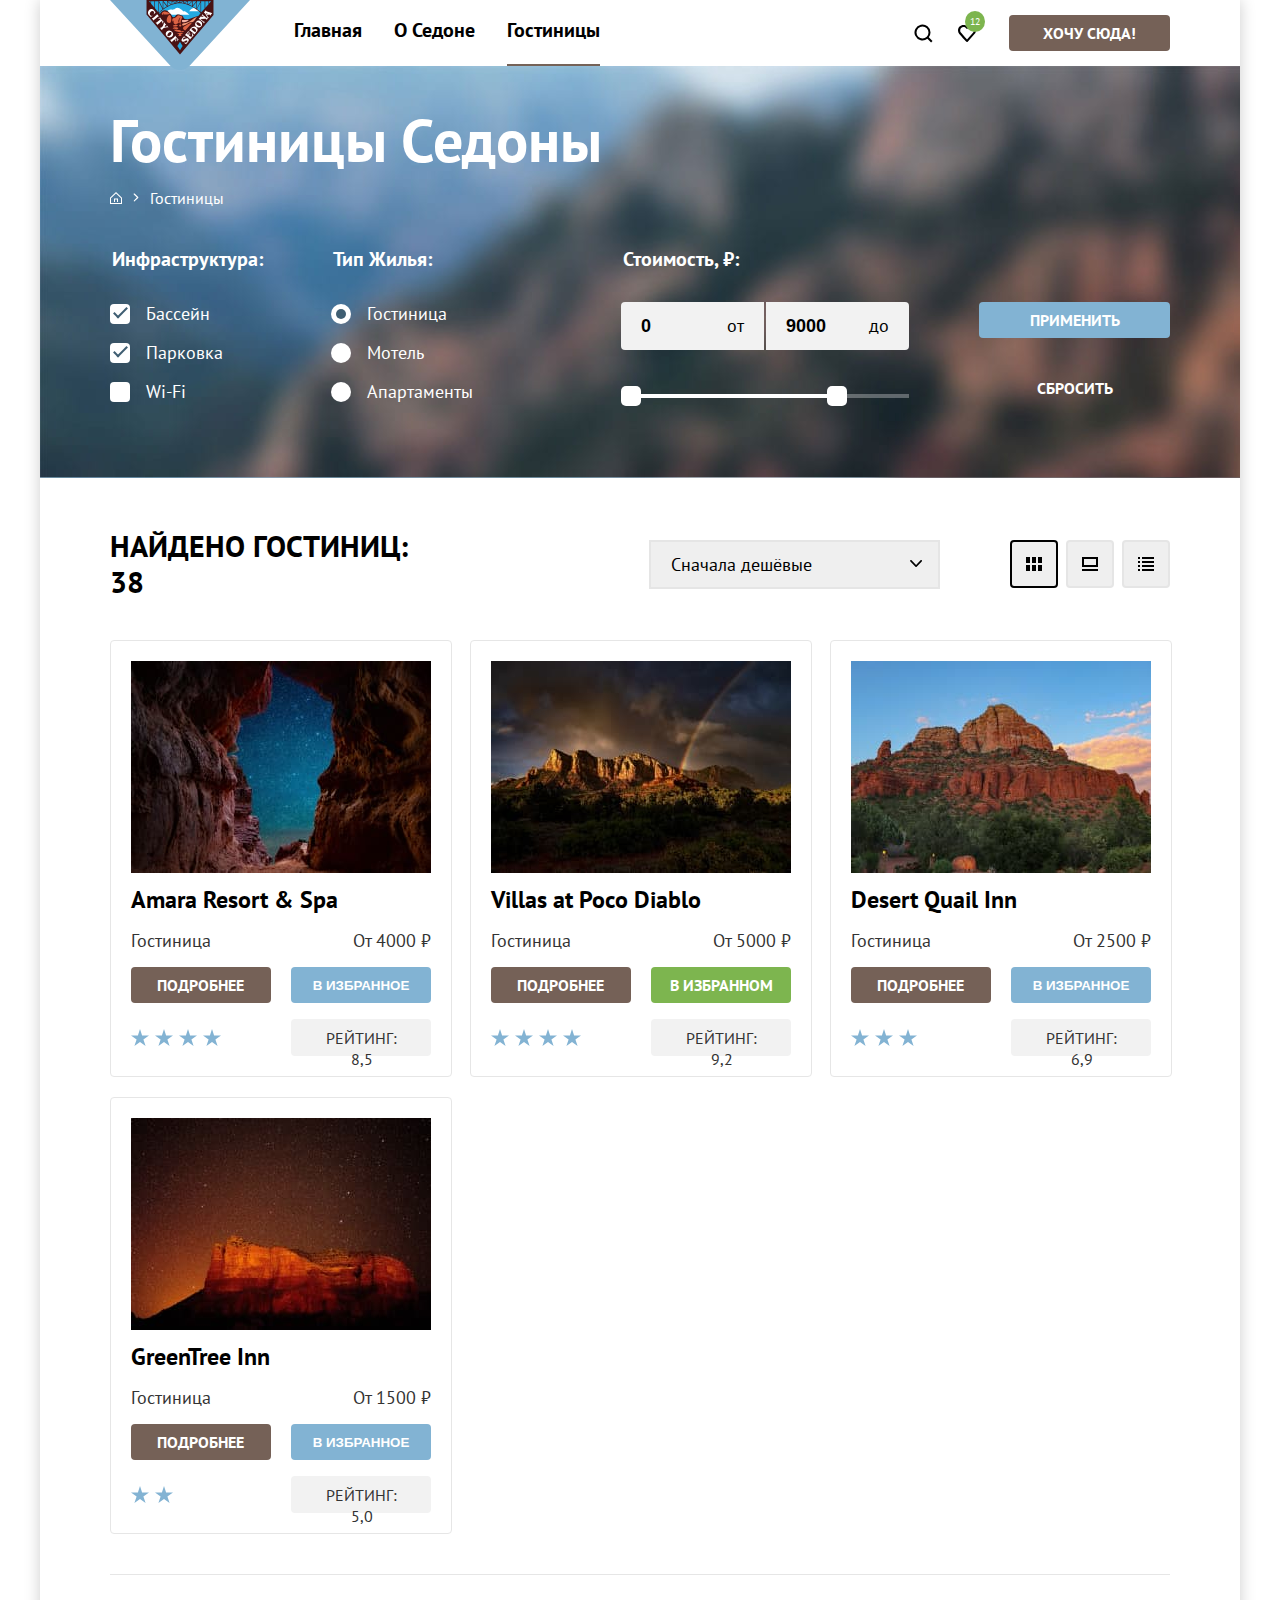
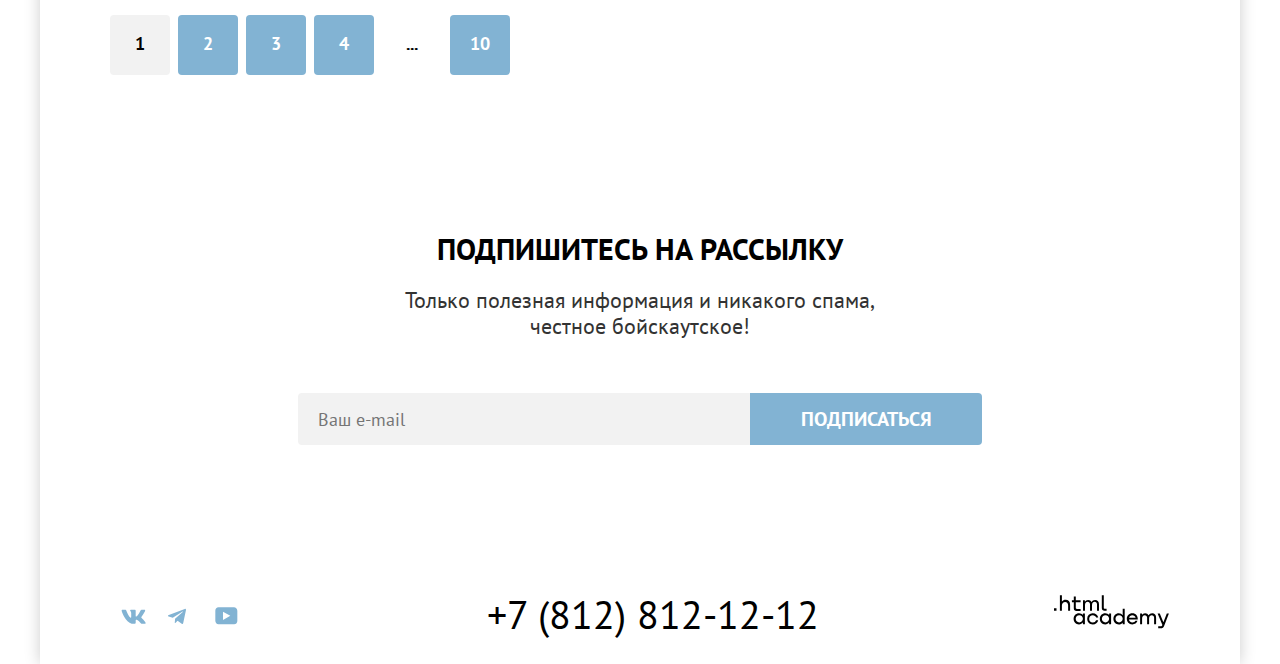
<file: catalog.html>
<!DOCTYPE html>
<html lang="ru">
  <head>
    <meta charset="utf-8">
    <title>HTML Academy: Седона</title>
    <link rel="stylesheet" href="styles/styles.css">
  <body>
    <header class="page-header">
      <a class="logo" href="index.html">
        <img class="site-logo" src="images/logos/sedona-logo.svg" width="140" height="70" alt="Логотип сайта Sedona">
      </a>
      <nav class="navigation">
        <ul class="navigation-list reset-list">
          <li class="navigation-item">
            <a class="navigation-link" href="index.html">Главная</a>
          </li>
          <li class="navigation-item">
            <a class="navigation-link" href="#">О Седоне</a>
          </li>
          <li class="navigation-item navigation-hotels navigation-item-current">
            <a class="navigation-link navigation-link-current" href="catalog.html">Гостиницы</a>
          </li>
        </ul>
        <ul class="navigation-list navigation-user reset-list">
          <li class="navigation-user-item">
            <a class="navigation-user-link search" href="#">
              <span class="visually-hidden">Поиск</span>
            </a>
          </li>
          <li class="navigation-user-item">
            <a class="navigation-user-link heart" href="#">
              <span class="visually-hidden">Понравилось</span>
              <span class="counter page-header__counter">12</span>
            </a>
          </li>
          <li class="navigation-user-item navigation-button-item">
            <a class="button button-point button-brown" href="#">Хочу сюда!</a>
          </li>
        </ul>
      </nav>
    </header>

    <main class="main-inner">
      <div class="main-container">
        <header class="inner-header">
          <h1 class="inner-header-title">Гостиницы Седоны</h1>
          <ul class="breadcrumbs reset-list">
            <li class="breadcrumbs-item">
              <a class="breadcrumbs-link home" href="catalog.html">
                <span class="visually-hidden">Домой</span>
              </a>
            </li>
            <li class="breadcrumbs-item">
              <a class="breadcrumbs-link" href="#">Гостиницы</a>
            </li>
          </ul>
          <section class="filter">
            <div class="hotel-options-container">
              <h2 class="visually-hidden">Фильтры для подбора</h2>
              <form class="hotels-filter" action="https://echo.htmlacademy.ru" method="get">
                <fieldset class="catalog-filter-group">
                  <legend class="catalog-filter-title">Инфраструктура:</legend>
                  <ul class="filter-list reset-list">
                    <li class="filter-item">
                      <label class="control">
                        <input class="visually-hidden control-input" type="checkbox" name="pool" checked> Бассейн
                        <span class="control-mark"></span>
                      </label>
                    </li>
                    <li class="filter-item">
                      <label class="control">
                        <input class="visually-hidden control-input" type="checkbox" name="parking" checked> Парковка
                        <span class="control-mark"></span>
                      </label>
                    </li>
                    <li class="filter-item">
                      <label class="control">
                        <input class="visually-hidden control-input" type="checkbox" name="wi-fi"> Wi-Fi
                        <span class="control-mark"></span>
                      </label>
                    </li>
                  </ul>
                </fieldset>
                <fieldset class="catalog-filter-group catalog-filter-group-two">
                  <legend class="catalog-filter-title">Тип Жилья:</legend>
                  <ul class="filter-list reset-list">
                    <li class="filter-item">
                      <label class="control">
                        <input class="visually-hidden control-input" type="radio" name="hotel-type" value="hotel" checked>Гостиница
                        <span class="control-mark control-mark-radio"></span>
                      </label>
                    </li>
                    <li class="filter-item">
                      <label class="control">
                        <input class="visually-hidden control-input" type="radio" name="hotel-type" value="motel">Мотель
                        <span class="control-mark control-mark-radio"></span>
                      </label>
                    </li>
                    <li class="filter-item">
                      <label class="control">
                        <input class="visually-hidden control-input" type="radio" name="hotel-type" value="apartments">Апартаменты
                        <span class="control-mark control-mark-radio"></span>
                      </label>
                    </li>
                  </ul>
                </fieldset>
                <fieldset class="price">
                  <legend class="price-value catalog-filter-title">Стоимость, ₽:</legend>
                  <div class="price-container">
                    <label class="price-amount-label price-amount-label-left" for="price-amount-left" >от</label>
                    <input class="price-amount price-amount-left" id="price-amount-left" type="number" value="0" placeholder="0">
                    <label class="price-amount-label price-amount-label-right" for="price-amount-right">до</label>
                    <input class="price-amount price-amount-right" id="price-amount-right" type="number" placeholder="9000" value="9000">
                  </div>
                  <div class="range-scale">
                    <div class="range-bar">
                      <button class="range-button range-button-min" type="button">
                        <span class="visually-hidden">Изменить минимальную цену</span>
                      </button>
                      <button class="range-button range-button-max" type="button">
                        <span class="visually-hidden">Изменить максимальную цену</span>
                      </button>
                    </div>
                  </div>
                </fieldset>
                <div class="price-buttons">
                  <button class="button button-apply button-blue" type="submit">Применить</button>
                  <button class="button button-reset" type="reset">Сбросить</button>
                </div>
              </form>
            </div>
          </section>
        </header>
        <section class="filter-results">
          <h2 class="finded-hotels">Найдено гостиниц: <span class="finded-hotels-counter">38</span></h2>
          <select class="options">
            <option value="cheap">Сначала дешёвые</option>
            <option value="expensive">Сначала дорогие</option>
            <option value="popular">Сначала популярные</option>
          </select>
          <ul class="button-types reset-list">
            <li class="button-types-item">
              <button class="filter-button button-grid" type="button">
                <span class="visually-hidden">Показать в сетку</span>
              </button>
            </li>
            <li class="button-types-item">
              <button class="filter-button button-alone" type="button">
                <span class="visually-hidden">Показать по одному</span>
              </button>
            </li>
            <li class="button-types-item">
              <button class="filter-button button-horizontally" type="button">
                <span class="visually-hidden">Показать по горизонтали</span>
              </button>
            </li>
          </ul>
        </section>
        <section class="all-hotels">
          <h2 class="visually-hidden">Список гостиниц</h2>
          <ol class="hotels-list reset-list">
            <li class="hotels-item">
              <div class="hotels-info-container">
                <a class="hotel-card-link" href="#">
                  <h3 class="hotel-name-title">Amara Resort & Spa</h3>
                  <img src="images/hotel-1.jpg" width="300" height="212" alt="Фото отеля Amara Resort & Spa">
                </a>
                <div class="about-hotels">
                <p class="hotel-type">Гостиница</p>
                  <b class="hotel-price">От 4000 ₽</b>
                  <a class="details button-brown" href="#">Подробнее</a>
                  <button class="button-hotels favorite button-blue" name="add-to-favorites" type="button">В избранное</button>
                  <div class="stars stars-4">
                    <span class="visually-hidden">4 звезды</span>
                  </div>
                  <p class="raiting">Рейтинг: 8,5</p>
                </div>
              </div>
            </li>
            <li class="hotels-item">
              <div class="hotels-info-container">
                <a class="hotel-card-link" href="#">
                  <h3 class="hotel-name-title">Villas at Poco Diablo</h3>
                  <img src="images/hotel-2.jpg" width="300" height="212" alt="Фото отеля Villas at Poco Diablo">
                </a>
                <div class="about-hotels">
                  <p class="hotel-type">Гостиница</p>
                  <b class="hotel-price">От 5000 ₽</b>
                  <a class="details button-brown" href="#">Подробнее</a>
                  <button class="button-hotels favorited" name="add-to-favorites" type="button">В избранном</button>
                  <div class="stars stars-4">
                    <span class="visually-hidden">4 звезды</span>
                  </div>
                    <p class="raiting">Рейтинг: 9,2</p>
                </div>
              </div>
            </li>
            <li class="hotels-item">
              <div class="hotels-info-container">
                <a class="hotel-card-link" href="#">
                  <h3 class="hotel-name-title">Desert Quail Inn</h3>
                  <img src="images/hotel-3.jpg" width="300" height="212" alt="Фото отеля Desert-Quail-Inn">
                </a>
                <div class="about-hotels">
                  <p class="hotel-type">Гостиница</p>
                  <b class="hotel-price">От 2500 ₽</b>
                  <a class="details button-brown" href="#">Подробнее</a>
                  <button class="button-hotels favorite button-blue" name="add-to-favorites" type="button">В избранное</button>
                  <div class="stars stars-3">
                    <span class="visually-hidden">3 звезды</span>
                  </div>
                    <p class="raiting">Рейтинг: 6,9</p>
                  </div>
              </div>
            </li>
            <li class="hotels-item green-tree">
              <div class="hotels-info-container">
                <a class="hotel-card-link" href="#">
                  <h3 class="hotel-name-title">GreenTree Inn</h3>
                  <img src="images/hotel-4.jpg" width="300" height="212" alt="Фото отеля GreenTree-Inn">
                </a>
                <div class="about-hotels">
                  <p class="hotel-type">Гостиница</p>
                  <b class="hotel-price">От 1500 ₽</b>
                  <a class="details button-brown" href="#">Подробнее</a>
                  <button class="button-hotels favorite button-blue" name="add-to-favorites" type="button">В избранное</button>
                  <div class="stars stars-2">
                    <span class="visually-hidden">2 звезды</span>
                  </div>
                    <p class="raiting">Рейтинг: 5,0</p>
                </div>
              </div>
            </li>
          </ol>
          <ul class="pagination reset-list">
            <li class="pagination-item">
              <a class="pagination-link pagination-current button-blue">1</a>
            </li>
            <li class="pagination-item">
              <a class="pagination-link button-blue" href="#">2</a>
            </li>
            <li class="pagination-item">
              <a class="pagination-link button-blue" href="#">3</a>
            </li>
            <li class="pagination-item">
              <a class="pagination-link button-blue" href="#">4</a>
            </li>
            <li class="pagination-item">
              <a class="pagination-link pagination-next" href="#">
                <span class="ellipsis">...</span>
              </a>
            </li>
            <li class="pagination-item">
              <a class="pagination-link pagination-link-two-digit button-blue" href="#10">10</a>
            </li>
          </ul>
        </section>
        <section class="subscription-catalog">
          <h2 class="subscription-title subscription-title-inner">Подпишитесь на рассылку</h2>
          <p class="subscription-text">Только полезная информация и никакого спама,<br>честное бойскаутское!</p>
          <form class="subscription-data" action="https://echo.htmlacademy.ru/" method="post">
            <input class="email-field email-field-catalog" type="email" placeholder="Ваш e-mail" name="email" id="email-for-subscription">
            <button class="subscription-button button-blue" type="submit">Подписаться</button>
          </form>
        </section>
      </div>
    </main>

    <footer class="page-footer">
      <ul class="social-media-list reset-list">
        <li class="social-media-item">
          <a class="social-media-link vk" href="https://vk.com/htmlacademy">
            <span class="visually-hidden">Vkontakte</span>
            <svg class="social-media-icon" aria-hidden="true" focusable="false" width="25" height="15" viewBox="0 0 25 15" fill="currentColor" xmlns="http://www.w3.org/2000/svg">
              <path fill-rule="evenodd" clip-rule="evenodd" d="M24.1164 1.80445C24.2824 1.25845 24.1164 0.856445 23.3214 0.856445H20.6964C20.0284 0.856445 19.7204 1.20345 19.5534 1.58645C19.5534 1.58645 18.2184 4.78245 16.3274 6.85845C15.7154 7.46045 15.4374 7.65145 15.1034 7.65145C14.9364 7.65145 14.6854 7.46045 14.6854 6.91345V1.80445C14.6854 1.14845 14.5014 0.856445 13.9454 0.856445H9.81738C9.40038 0.856445 9.14938 1.16045 9.14938 1.44945C9.14938 2.07045 10.0954 2.21445 10.1924 3.96245V7.76045C10.1924 8.59345 10.0394 8.74444 9.70538 8.74444C8.81538 8.74444 6.65038 5.53345 5.36538 1.85945C5.11638 1.14445 4.86438 0.856445 4.19338 0.856445H1.56638C0.816382 0.856445 0.666382 1.20345 0.666382 1.58645C0.666382 2.26845 1.55638 5.65645 4.81138 10.1374C6.98138 13.1974 10.0364 14.8564 12.8194 14.8564C14.4884 14.8564 14.6944 14.4884 14.6944 13.8534V11.5404C14.6944 10.8034 14.8524 10.6564 15.3814 10.6564C15.7714 10.6564 16.4384 10.8484 17.9964 12.3234C19.7764 14.0724 20.0694 14.8564 21.0714 14.8564H23.6964C24.4464 14.8564 24.8224 14.4884 24.6064 13.7604C24.3684 13.0364 23.5184 11.9854 22.3914 10.7384C21.7794 10.0284 20.8614 9.26345 20.5824 8.88045C20.1934 8.38945 20.3044 8.17044 20.5824 7.73345C20.5824 7.73345 23.7824 3.30745 24.1154 1.80445H24.1164Z"/>
            </svg>
          </a>
        </li>
        <li class="social-media-item">
          <a class="social-media-link telegram" href="https://t.me/htmlacademy">
            <span class="visually-hidden">Telegram</span>
            <svg class="social-media-icon" aria-hidden="true" focusable="false" width="18" height="16" viewBox="0 0 18 16" fill="currentColor" xmlns="http://www.w3.org/2000/svg">
              <path d="M16.79.96.84 7.1c-1.09.44-1.08 1.05-.2 1.32l4.1 1.28 9.47-5.98c.44-.27.85-.13.52.17l-7.68 6.93-.28 4.22c.41 0 .6-.2.83-.41l1.99-1.94 4.13 3.06c.77.42 1.31.2 1.5-.71l2.72-12.8c.28-1.1-.43-1.61-1.16-1.28Z"/>
            </svg>
          </a>
        </li>
        <li class="social-media-item">
          <a class="social-media-link youtube" href="https://www.youtube.com/user/htmlacademyru">
            <span class="visually-hidden">Youtube</span>
            <svg class="social-media-icon" aria-hidden="true" focusable="false" width="23" height="18" viewBox="0 0 23 18" fill="currentColor" xmlns="http://www.w3.org/2000/svg">
              <path d="M18.94.36H3.51C1.65.36.33 1.95.33 3.76v10.09c0 1.91 1.32 3.5 3.18 3.5h15.65c1.64 0 3.17-1.59 3.17-3.4V3.76c-.22-1.8-1.53-3.4-3.39-3.4ZM7.99 12.89V4.82l7.34 4.04-7.34 4.03Z"/>
            </svg>
          </a>
        </li>
        </ul>
      <a class="phone-address" href="tel:+78128121212">+7 (812) 812-12-12</a>
      <a class="html-academy-logo" href="https://htmlacademy.ru/">
        <svg class="logotip" width="115" height="34" fill="currentColor" xmlns="http://www.w3.org/2000/svg">
          <path d="M0 13.26v2.6h2.5v-2.6H0ZM11.6 4.86c-1.6 0-2.8.7-3.6 1.7h-.1V.36h-2v15.5h2v-5.3c0-2.1 1.3-3.6 3.3-3.6 1.8 0 2.9 1.4 2.9 3.2v5.7h2v-6.1c.1-3-1.8-4.9-4.5-4.9ZM26.6 5.16h-4.8v-3.7h-2v3.8h-1.9v2h1.9v6c0 1.7 1 2.7 2.7 2.7h4.1v-2h-3.7c-.7 0-1.1-.4-1.1-1.1v-5.7h4.8v-2ZM41.1 4.96c-1.6 0-2.9.8-3.5 2.1h-.1c-.6-1.2-1.8-2.1-3.4-2.1-1.4 0-2.5.8-3.1 1.8h-.1v-1.6H29v10.6h2v-5.4c0-2 1-3.5 2.6-3.5 1.5 0 2.4 1 2.4 2.6v6.3h2v-5.6c0-2.4 1.4-3.3 2.6-3.3 1.5 0 2.4 1 2.4 2.6v6.3h2v-6.5c.1-2.5-1.4-4.3-3.9-4.3ZM47.8 13.06c0 1.7 1 2.7 2.8 2.7h2v-2h-1.7c-.7 0-1.1-.4-1.1-1.1V.36h-2v12.7ZM28.9 20.06c-.9-1.1-2.2-1.8-3.9-1.8-3.1 0-5.4 2.3-5.4 5.6s2.3 5.6 5.4 5.6c1.8 0 3-.8 3.8-1.9h.1v1.6h2v-10.6h-2v1.5Zm-3.6 7.4c-2.2 0-3.6-1.6-3.6-3.6s1.4-3.6 3.6-3.6 3.6 1.6 3.6 3.6c0 1.9-1.4 3.6-3.6 3.6ZM44.2 22.36c-.5-2.4-2.6-4.1-5.4-4.1a5.4 5.4 0 0 0-5.6 5.6c0 3.1 2.2 5.6 5.6 5.6 2.8 0 4.9-1.8 5.4-4.2h-2.1a3.4 3.4 0 0 1-3.3 2.3c-2.2 0-3.6-1.6-3.6-3.6s1.4-3.6 3.6-3.6c1.6 0 2.8 1 3.3 2.2h2.1v-.2ZM55.1 20.06c-.9-1.1-2.2-1.8-3.9-1.8-3.1 0-5.4 2.3-5.4 5.6s2.3 5.6 5.4 5.6c1.8 0 3-.8 3.8-1.9h.1v1.6h2v-10.6h-2v1.5Zm-3.6 7.4c-2.2 0-3.6-1.6-3.6-3.6s1.4-3.6 3.6-3.6 3.6 1.6 3.6 3.6c0 1.9-1.5 3.6-3.6 3.6ZM68.7 20.16c-.9-1.1-2.2-1.9-3.9-1.9-3.1 0-5.4 2.3-5.4 5.6s2.2 5.6 5.4 5.6c1.7 0 3-.8 3.8-1.8h.1v1.5h2v-15.4h-2v6.4Zm-3.6 7.3c-2.2 0-3.6-1.6-3.6-3.6s1.4-3.6 3.6-3.6 3.6 1.6 3.6 3.6c-.1 2-1.5 3.6-3.6 3.6ZM78.3 18.26c-3.3 0-5.5 2.5-5.5 5.6 0 3 2.1 5.6 5.5 5.6 2.5 0 4.5-1.3 5.2-3.6h-2.1c-.5 1-1.6 1.6-3 1.6-1.9 0-3.3-1.3-3.4-2.9h8.8c.2-3.6-2-6.3-5.5-6.3Zm0 1.9c1.7 0 3 1 3.3 2.6h-6.5c.3-1.5 1.5-2.6 3.2-2.6ZM98.2 18.26c-1.6 0-2.9.8-3.6 2h-.1c-.6-1.2-1.8-2-3.4-2-1.4 0-2.5.7-3.1 1.8v-1.5h-1.9v10.6h2v-5.4c0-2 1-3.4 2.6-3.5 1.5 0 2.4 1 2.4 2.6v6.3h2v-5.6c0-2.4 1.4-3.3 2.6-3.3 1.5 0 2.4 1 2.4 2.6v6.3h2v-6.5c.1-2.6-1.4-4.4-3.9-4.4ZM109.4 27.36l-3.6-8.9h-2.2l4.8 11.6c-.3.9-.7 1.2-1.7 1.2h-2.5v2h2.5c1.8 0 2.8-.8 3.5-2.6l4.7-12.2h-2.1l-3.4 8.9Z"/>
        </svg>
      </a>
    </footer>
  </body>
</html>
</file>
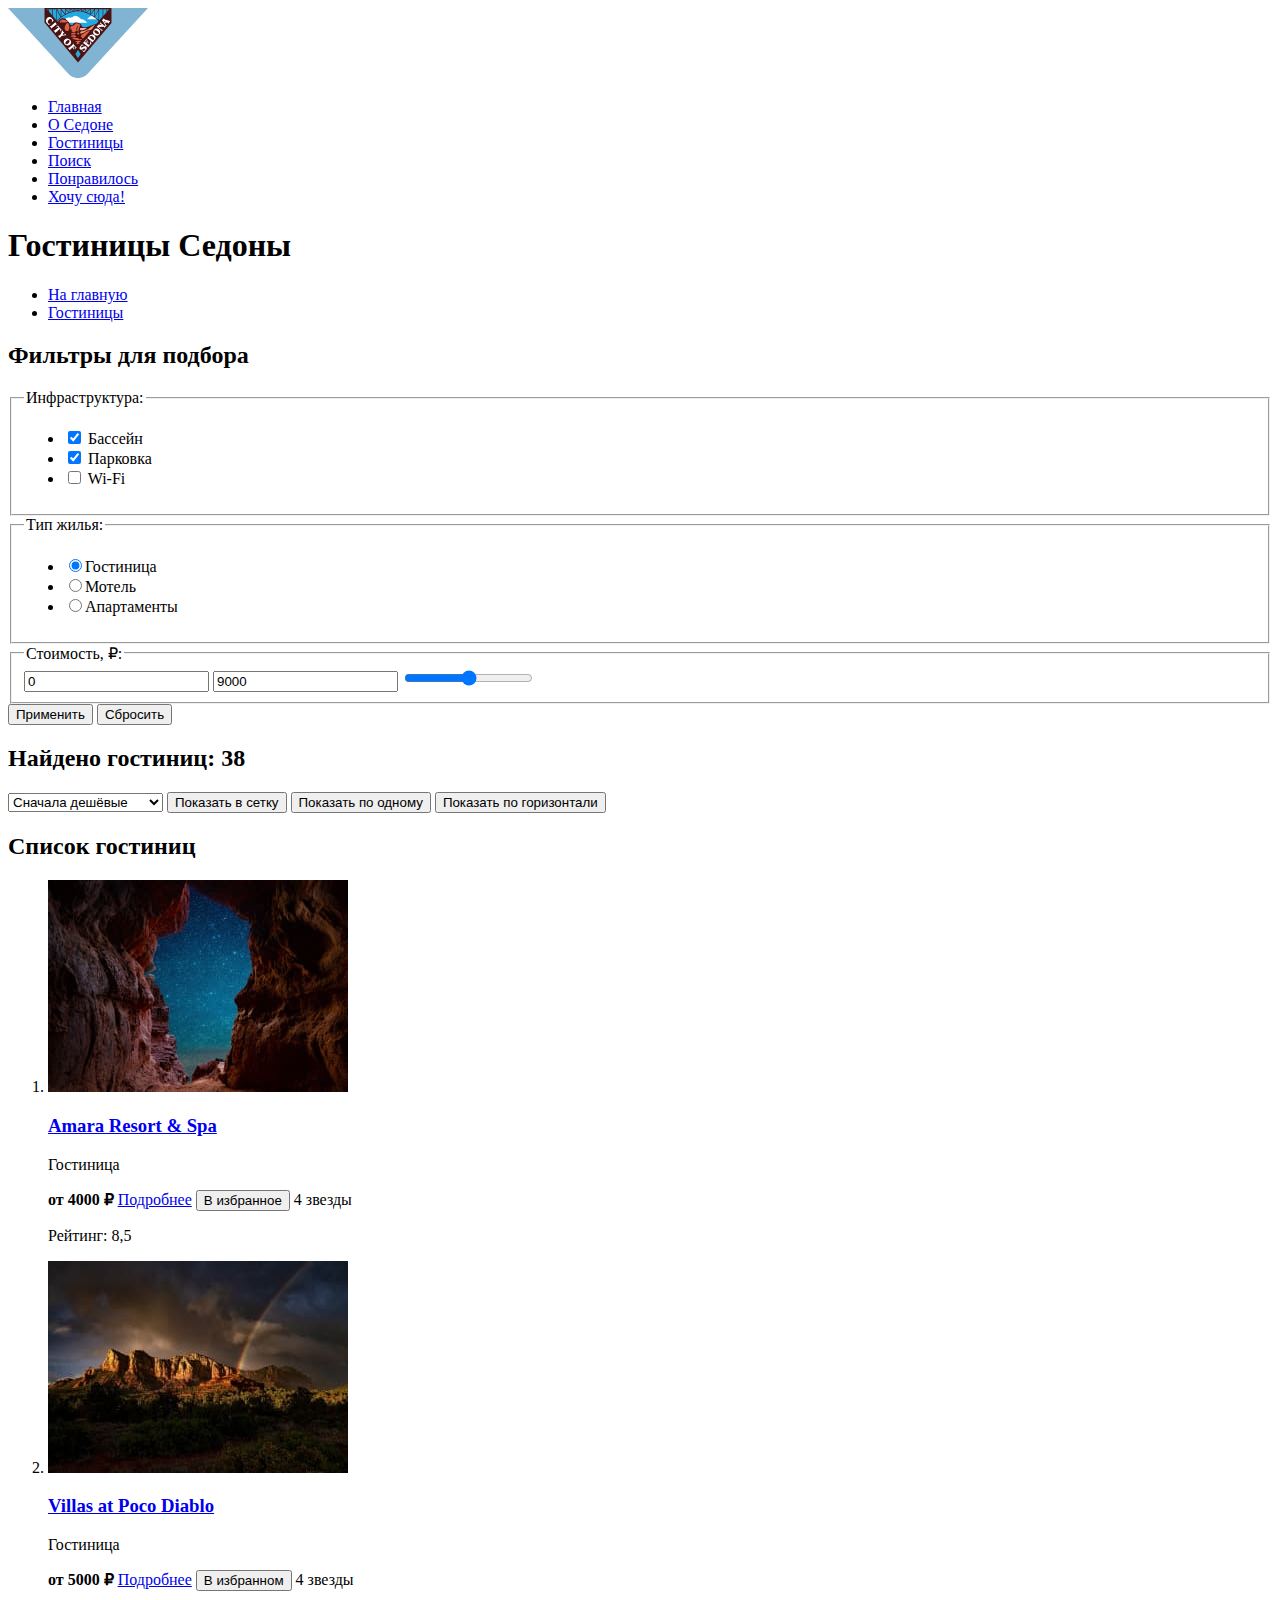
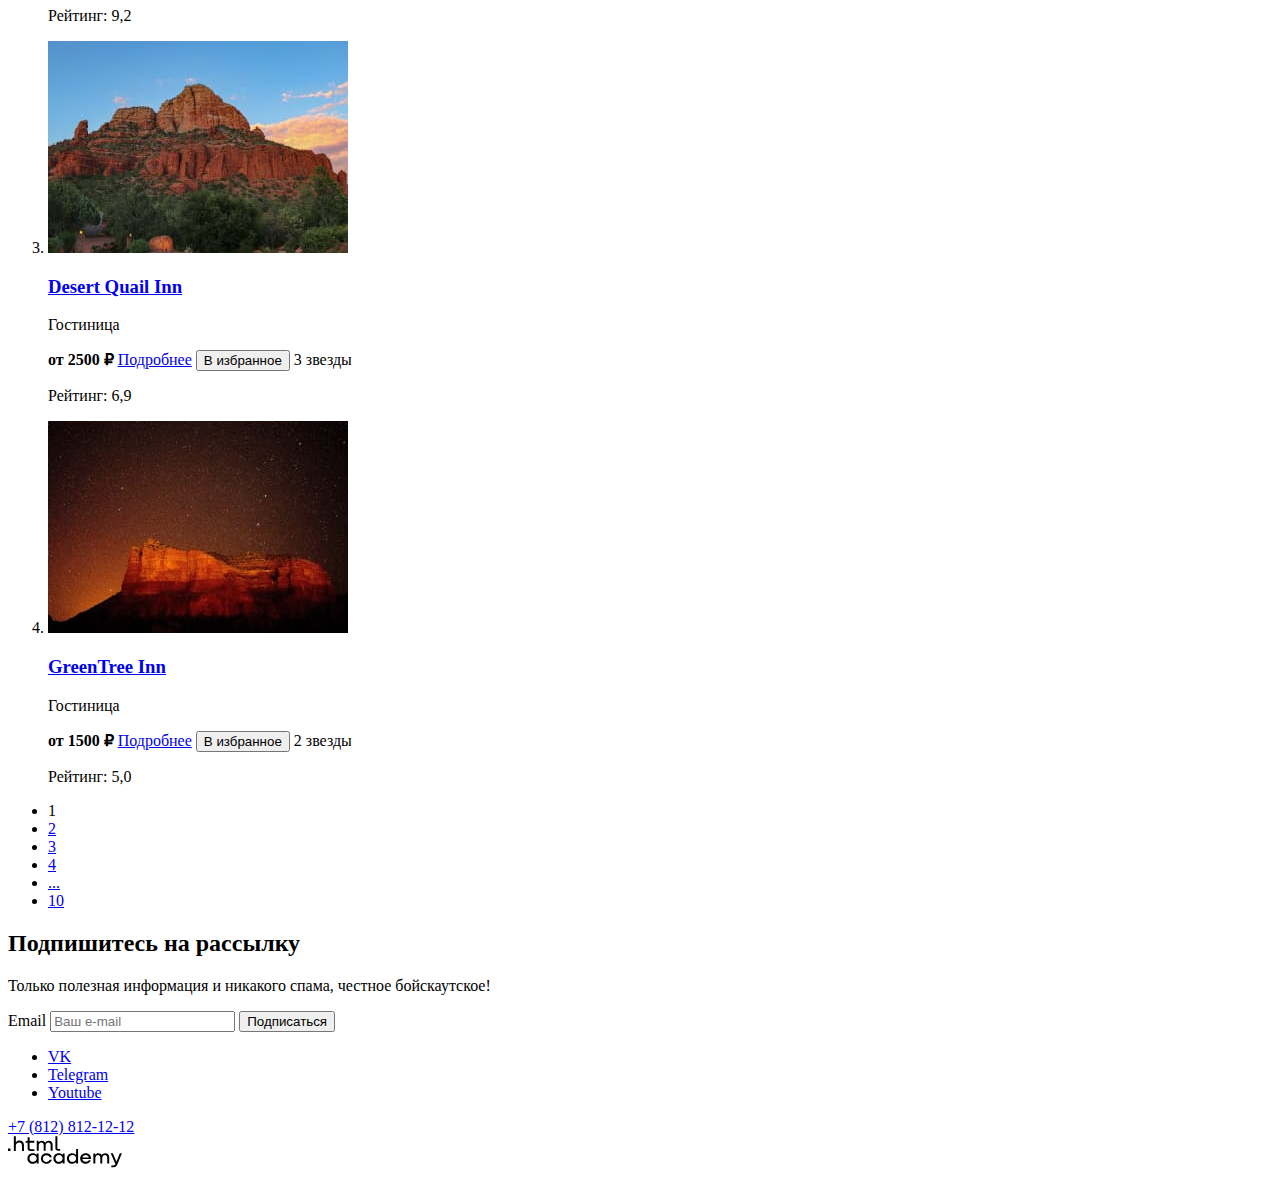
<file: 3/catalog.html>
<!DOCTYPE html>
<html lang="ru">
  <head>
    <meta charset="utf-8">
    <title>HTML Academy: Седона</title>
  <body>
    <header class="header">
      <a class="logo" href="index.html">
        <img class="site-logo" src="images/logos/sedona-logo.svg" width="140" height="70" alt="Логотип сайта Sedona">
      </a>
      <nav class="navigation>">
        <ul class="navigation-list">
          <li class="navigation-item">
            <a class="navigation-link" href="index.html">Главная</a>
          </li>
          <li class="navigation-item">
            <a class="navigation-link" href="abouy.html">О Седоне</a>
          </li>
          <li class="navigation-item">
            <a class="navigation-link" href="catalog.html">Гостиницы</a>
          </li>
          <li class="navigation-item">
            <a class="navigation-link" href="#">
              <span class="visually-hidden">Поиск</span>
            </a>
          </li>
          <li class="navigation-item">
            <a class="navigation-link" href="#">Понравилось</a>
          </li>
          <li class="navigation-item">
            <a class="navigation-link" href="#">Хочу сюда!</a>
          </li>
        </ul>
      </nav>
    </header>

    <main class="main-inner">
      <header class="inner-header">
        <h1 class="inner-header-title">Гостиницы Седоны</h1>
        <ul class="breadcrumbs">
          <li class="breadcrumbs-item">
            <a class="home" href="catalog.html">
              <span class="visually-hidden">На главную</span>
            </a>
          </li>
          <li class="breadcrumbs-item">
            <a class="hotels" href="#">Гостиницы</a>
          </li>
        </ul>
      </header>

      <section class="filter">
        <h2 class="visually-hidden">Фильтры для подбора</h2>
        <form class="hotels-filter" action="#" method="get">
          <fieldset class="catalog-filter-group">
            <legend class="catalog-filter-title">Инфраструктура:</legend>
            <ul class="filter-list">
              <li class="filter-item">
                <label class="control">
                  <input class="control-input" type="checkbox" name="pool" checked> Бассейн
                </label>
              </li>
              <li class="filter-item">
                <label class="control">
                  <input class="control-input" type="checkbox" name="parking" checked> Парковка
                </label>
              </li>
              <li class="filter-item">
                <label class="control">
                  <input class="control-input" type="checkbox" name="wi-fi"> Wi-Fi
                </label>
              </li>
            </ul>
          </fieldset>
          <fieldset class="catalog-filter-group">
            <legend class="catalog-filter-title">Тип жилья:</legend>
            <ul class="filter-list">
              <li class="filter-item">
                <label class="control">
                  <input class="control-input" type="radio" name="hotel-type" value="hotel" checked>Гостиница
                </label>
              </li>
              <li class="filter-item">
                <label class="control">
                  <input class="control-input" type="radio" name="hotel-type" value="motel">Мотель
                </label>
              </li>
              <li class="filter-item">
                <label class="control">
                  <input class="control-input" type="radio" name="hotel-type" value="apartments">Апартаменты
                </label>
              </li>
            </ul>
          </fieldset>
          <fieldset class="price">
            <legend class="price-value">Стоимость, ₽:</legend>
            <input class="price-amount" type="text" placeholder="от" value="0">
            <input class="price-amount" type="text" placeholder="до" value="9000">
            <input class="price-amount" type="range">
          </fieldset>
          <button class="button" type="submit">Применить</button>
          <button class="reset-button" type="reset">Сбросить</button>
        </form>
      </section>

      <section class="filter-results">
        <h2 class="finded-hotels">Найдено гостиниц: 38</h2>
        <select class="options" aria-label="sorting">
          <option value="cheap">Сначала дешёвые</option>
          <option value="expensive">Сначала дорогие</option>
          <option value="popular">Сначала популярные</option>
        </select>
        <button class="button-grid" type="button">
          <span class="visually-hidden">Показать в сетку</span>
        </button>
        <button class="button-alone" type="button">
          <span class="visually-hidden">Показать по одному</span>
        </button>
        <button class="button-horizontally" type="button">
          <span class="visually-hidden">Показать по горизонтали</span>
        </button>
      </section>

      <section class="all-hotels">
        <h2 class="visually-hidden">Список гостиниц</h2>
        <ol class="hotels-list">
          <li class="hotels-item">
              <a class="hotel-card-link" href="#">
                <img src="images/hotel-1.jpg" width="300" height="212" alt="Фото отеля Amara Resort & Spa">
                <h3 class="Amara-resort-spa-title">Amara Resort & Spa</h3>
              </a>
            <p class="hotel-type">Гостиница</p>
            <b class="hotel-price">от 4000 ₽</b>
            <a class="details" href="#">Подробнее</a>
            <button class="favorite" name="add-to-favorites" type="button">В избранное</button>
            <span class="visually-hidden">4 звезды</span>
            <p class="raiting">Рейтинг: 8,5</p>
          </li>
          <li class="hotels-item">
            <a class="hotel-card-link" href="#">
              <img src="images/hotel-2.jpg" width="300" height="212" alt="Фото отеля Villas at Poco Diablo">
              <h3 class="Villas-at-Poco-Diablo-title">Villas at Poco Diablo</h3>
            </a>
            <p class="hotel-type">Гостиница</p>
            <b class="hotel-price">от 5000 ₽</b>
            <a class="details" href="#">Подробнее</a>
            <button class="favorite" name="add-to-favorites" type="button">В избранном</button>
            <span class="visually-hidden">4 звезды</span>
            <p class="raiting">Рейтинг: 9,2</p>
          </li>
          <li class="hotels-item">
            <a class="hotel-card-link" href="#">
              <img src="images/hotel-3.jpg" width="300" height="212" alt="Фото отеля Desert-Quail-Inn">
              <h3 class="Desert-Quail-Inn-title">Desert Quail Inn</h3>
            </a>
            <p class="hotel-type">Гостиница</p>
            <b class="hotel-price">от 2500 ₽</b>
            <a class="details" href="#">Подробнее</a>
            <button class="favorite" name="add-to-favorites" type="button">В избранное</button>
            <span class="visually-hidden">3 звезды</span>
            <p class="raiting">Рейтинг: 6,9</p>
          </li>
          <li class="hotels-item">
            <a class="hotel-card-link" href="#">
              <img src="images/hotel-4.jpg" width="300" height="212" alt="Фото отеля GreenTree-Inn">
              <h3 class="GreenTree-Inn-title">GreenTree Inn</h3>
            </a>
            <p class="hotel-type">Гостиница</p>
            <b class="hotel-price">от 1500 ₽</b>
            <a class="details" href="#">Подробнее</a>
            <button class="favorite" name="add-to-favorites" type="button">В избранное</button>
            <span class="visually-hidden">2 звезды</span>
            <p class="raiting">Рейтинг: 5,0</p>
          </li>
        </ol>
        <ul class="pagination">
          <li class="pagination-item">
            <a class="pagination-link pagination-current">1</a>
          </li>
          <li class="pagination-item">
            <a class="pagination-link" href="#2">2</a>
          </li>
          <li class="pagination-item">
            <a class="pagination-link" href="#3">3</a>
          </li>
          <li class="pagination-item">
            <a class="pagination-link" href="#4">4</a>
          </li>
          <li class="pagination-item">
            <a class="next-pages" href="#5">
              <span class="ellipsis">...</span>
            </a>
          </li>
          <li class="pagination-item">
            <a class="pagination-link" href="#10">10</a>
          </li>
        </ul>
      </section>

      <section class="subscription">
        <h2 class="subscription-title">Подпишитесь на рассылку</h2>
        <p class="subscription-text">Только полезная информация и никакого спама, честное бойскаутское!</p>
        <form class="subscription-data" action="https://echo.htmlacademy.ru/" method="post">
          <label for="email-for-subscription">Email</label>
          <input class="email-field" type="email" placeholder="Ваш e-mail" name="email" id="email-for-subscription">
          <button class="subscription-button" type="submit">Подписаться</button>
        </form>
      </section>
    </main>

    <footer class="page-footer">
      <div class="social-medias">
        <ul class="social-media-list">
          <li class="social-media-item">
            <a class="vk" href="https://vk.com/htmlacademy">
            <span class="visually-hidden">VK</span>
          </a>
          </li>
          <li class="social-media-item">
            <a class="Telegram" href="https://t.me/htmlacademy">
              <span class="visually-hidden">Telegram</span>
            </a>
          </li>
          <li class="social-media-item">
            <a class="youtube" href="https://www.youtube.com/user/htmlacademyru">
              <span class="visually-hidden">Youtube</span>
            </a>
          </li>
        </ul>
      </div>

      <div class="phone">
        <a class="phone-address" href="tel:+78128121212">+7 (812) 812-12-12</a>
      </div>

      <div class="HA-logo">
        <a class="html-academy-logo" href="https://htmlacademy.ru/">
          <img src="images/logos/HTML-Academy-logo.svg" width="114" height="32" alt="Логотип HTML Academy">
        </a>
      </div>
    </footer>
  </body>
</html>
</file>
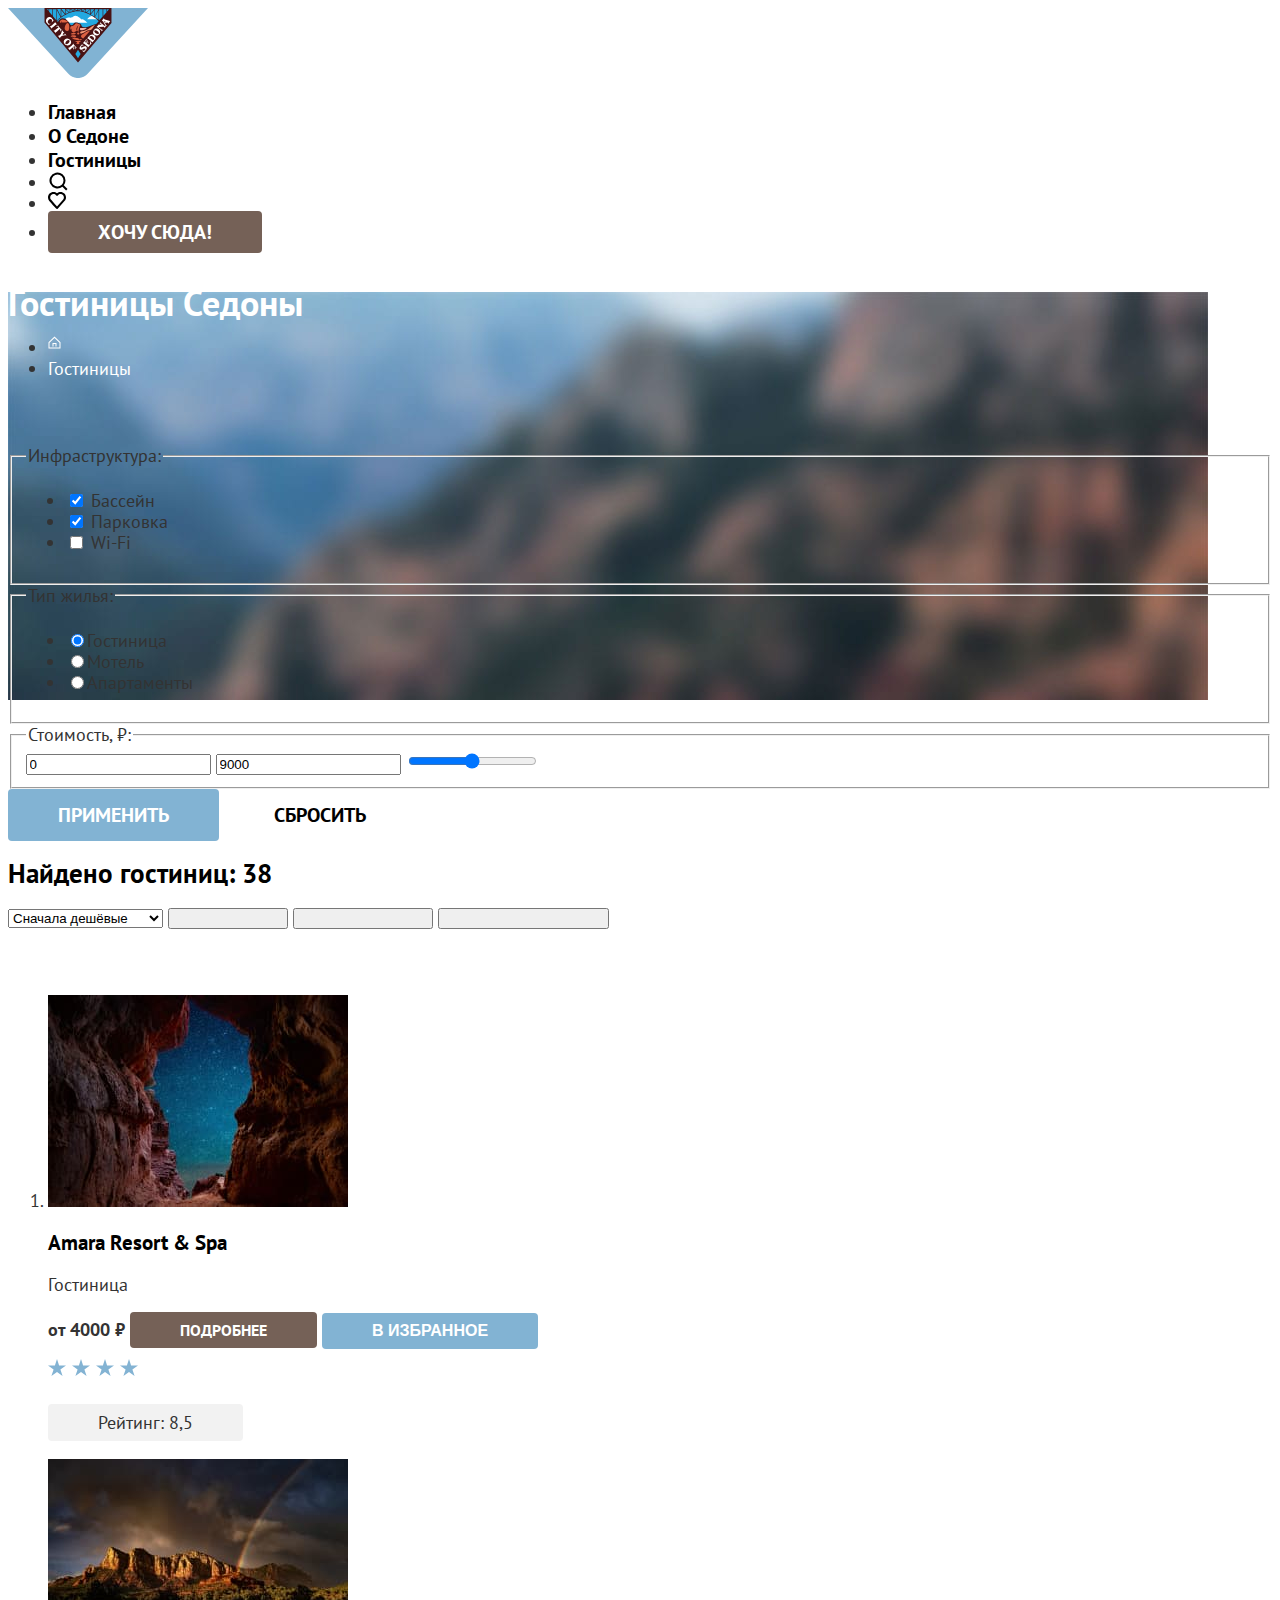
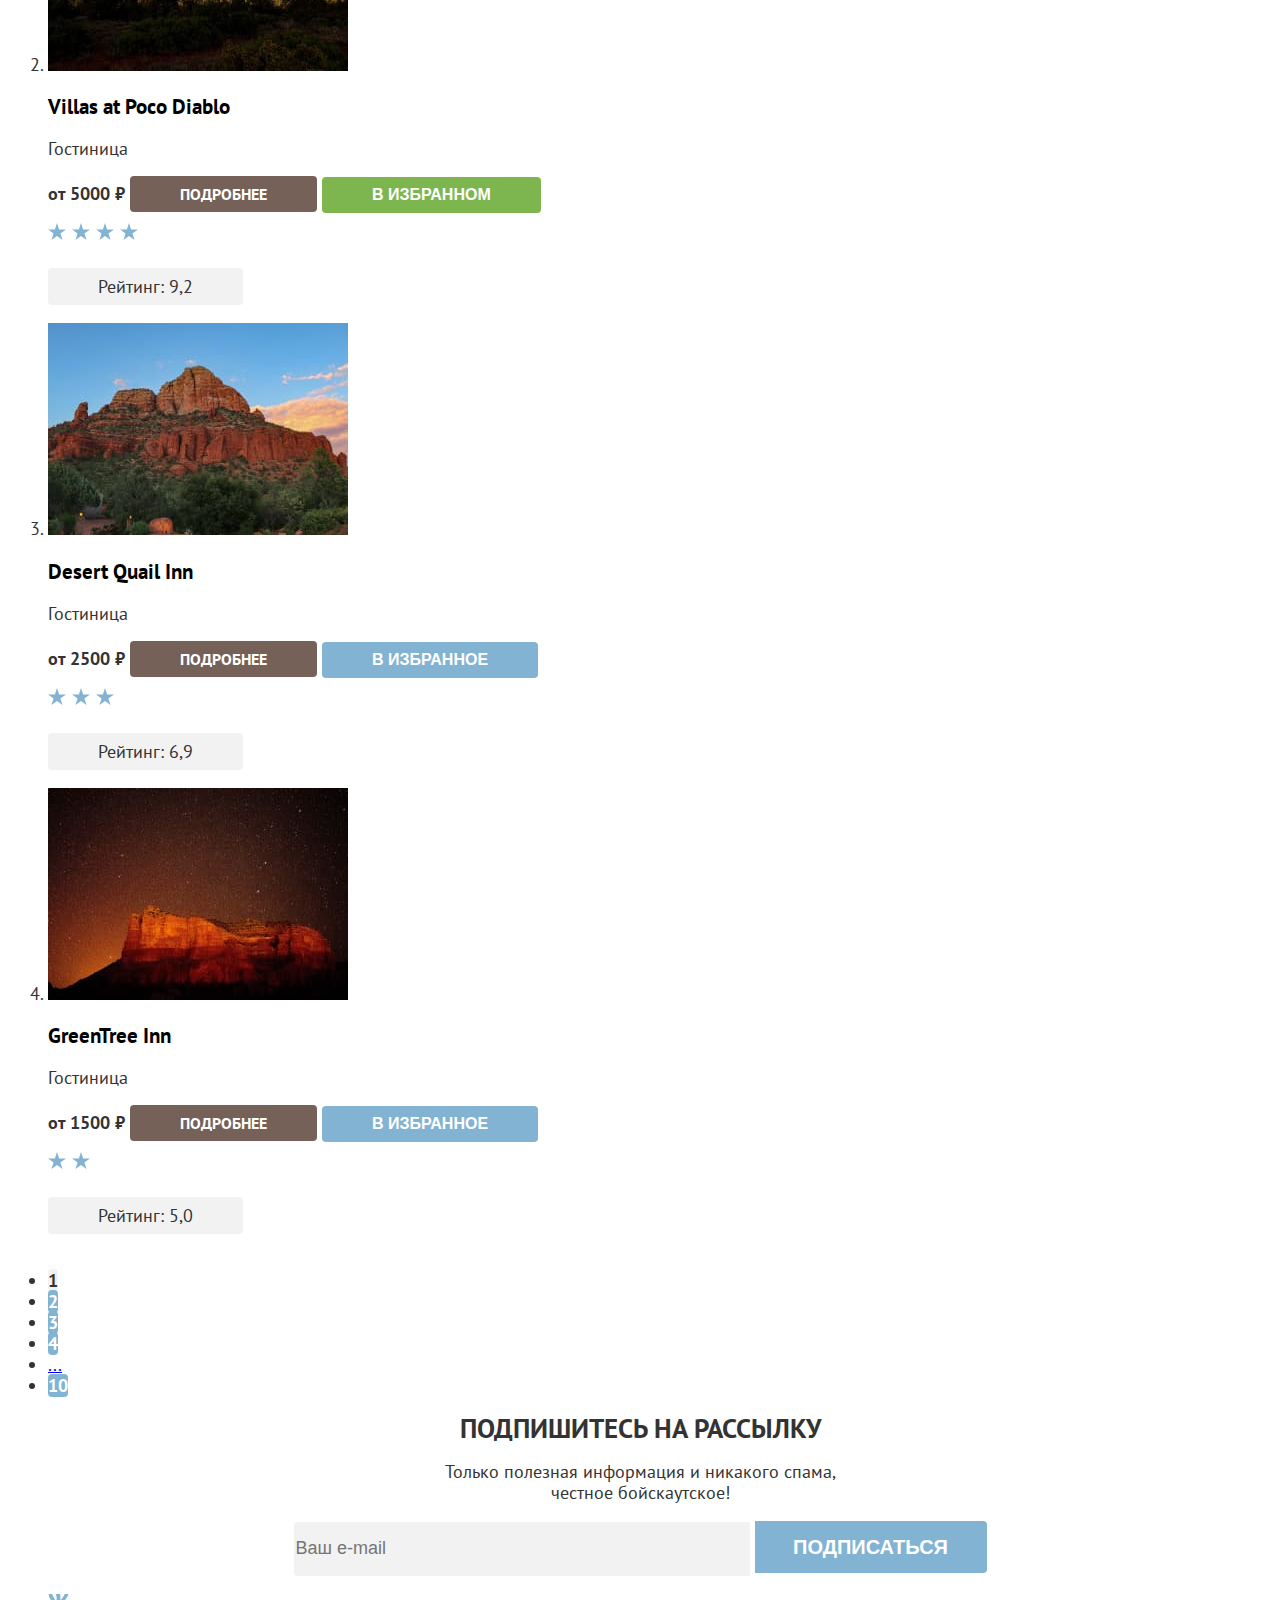
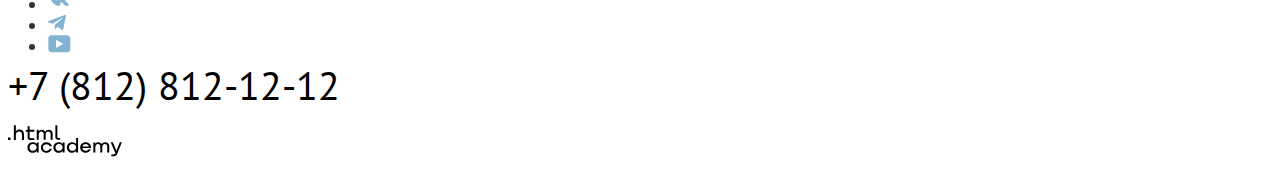
<file: 4/catalog.html>
<!DOCTYPE html>
<html lang="ru">
  <head>
    <meta charset="utf-8">
    <title>HTML Academy: Седона</title>
    <link rel="stylesheet" href="styles/styles.css">
  <body>
    <header class="header">
      <a class="logo" href="index.html">
        <img class="site-logo" src="images/logos/sedona-logo.svg" width="140" height="70" alt="Логотип сайта Sedona">
      </a>
      <nav class="navigation>">
        <ul class="navigation-list">
          <li class="navigation-item">
            <a class="navigation-link" href="index.html">Главная</a>
          </li>
          <li class="navigation-item">
            <a class="navigation-link" href="abouy.html">О Седоне</a>
          </li>
          <li class="navigation-item">
            <a class="navigation-link" href="catalog.html">Гостиницы</a>
          </li>
          <li class="navigation-item">
            <a class="search" href="#">
              <span class="visually-hidden">Поиск</span>
            </a>
          </li>
          <li class="navigation-item">
            <a class="heart" href="#">
              <span class="visually-hidden">Понравилось</span>
            </a>
          </li>
          <li class="navigation-item">
            <a class="button button-there" href="#">Хочу сюда!</a>
          </li>
        </ul>
      </nav>
    </header>

    <main class="main-inner">
      <div class="decor">
        <header class="inner-header">
          <h1 class="inner-header-title">Гостиницы Седоны</h1>
          <ul class="breadcrumbs">
            <li class="breadcrumbs-item">
              <a class="home" href="catalog.html">
                <span class="visually-hidden">На главную</span>
              </a>
            </li>
            <li class="breadcrumbs-item">
              <a class="hotels" href="#">Гостиницы</a>
            </li>
          </ul>
        </header>

        <section class="filter">
          <h2 class="visually-hidden">Фильтры для подбора</h2>
          <form class="hotels-filter" action="#" method="get">
            <fieldset class="catalog-filter-group">
              <legend class="catalog-filter-title">Инфраструктура:</legend>
              <ul class="filter-list">
                <li class="filter-item">
                  <label class="control">
                    <input class="control-input" type="checkbox" name="pool" checked> Бассейн
                  </label>
                </li>
                <li class="filter-item">
                  <label class="control">
                    <input class="control-input" type="checkbox" name="parking" checked> Парковка
                  </label>
                </li>
                <li class="filter-item">
                  <label class="control">
                    <input class="control-input" type="checkbox" name="wi-fi"> Wi-Fi
                  </label>
                </li>
              </ul>
            </fieldset>
            <fieldset class="catalog-filter-group">
              <legend class="catalog-filter-title">Тип жилья:</legend>
              <ul class="filter-list">
                <li class="filter-item">
                  <label class="control">
                    <input class="control-input" type="radio" name="hotel-type" value="hotel" checked>Гостиница
                  </label>
                </li>
                <li class="filter-item">
                  <label class="control">
                    <input class="control-input" type="radio" name="hotel-type" value="motel">Мотель
                  </label>
                </li>
                <li class="filter-item">
                  <label class="control">
                    <input class="control-input" type="radio" name="hotel-type" value="apartments">Апартаменты
                  </label>
                </li>
              </ul>
            </fieldset>
            <fieldset class="price">
              <legend class="price-value">Стоимость, ₽:</legend>
              <input class="price-amount" type="text" placeholder="от" value="0">
              <input class="price-amount" type="text" placeholder="до" value="9000">
              <input class="price-amount" type="range">
            </fieldset>
            <button class="button button-apply" type="submit">Применить</button>
            <button class="button button-reset" type="reset">Сбросить</button>
          </form>
        </section>
    </div>

      <section class="filter-results">
        <h2 class="finded-hotels">Найдено гостиниц: 38</h2>
        <select class="options" aria-label="sorting">
          <option value="cheap">Сначала дешёвые</option>
          <option value="expensive">Сначала дорогие</option>
          <option value="popular">Сначала популярные</option>
        </select>
        <button class="button-grid" type="button">
          <span class="visually-hidden">Показать в сетку</span>
        </button>
        <button class="button-alone" type="button">
          <span class="visually-hidden">Показать по одному</span>
        </button>
        <button class="button-horizontally" type="button">
          <span class="visually-hidden">Показать по горизонтали</span>
        </button>
      </section>

      <section class="all-hotels">
        <h2 class="visually-hidden">Список гостиниц</h2>
        <ol class="hotels-list stars">
          <li class="hotels-item">
              <a class="hotel-card-link" href="#">
                <img src="images/hotel-1.jpg" width="300" height="212" alt="Фото отеля Amara Resort & Spa">
                <h3 class="Amara-resort-spa-title">Amara Resort & Spa</h3>
              </a>
            <p class="hotel-type">Гостиница</p>
            <b class="hotel-price">от 4000 ₽</b>
            <a class="details" href="#">Подробнее</a>
            <button class="button-hotels favorite" name="add-to-favorites" type="button">В избранное</button>
            <div class="stars stars-4">
              <span class="visually-hidden">4 звезды</span>
            </div>
            <p class="raiting">Рейтинг: 8,5</p>
          </li>
          <li class="hotels-item">
            <a class="hotel-card-link" href="#">
              <img src="images/hotel-2.jpg" width="300" height="212" alt="Фото отеля Villas at Poco Diablo">
              <h3 class="Villas-at-Poco-Diablo-title">Villas at Poco Diablo</h3>
            </a>
            <p class="hotel-type">Гостиница</p>
            <b class="hotel-price">от 5000 ₽</b>
            <a class="details" href="#">Подробнее</a>
            <button class="button-hotels favorited" name="add-to-favorites" type="button">В избранном</button>
            <div class="stars stars-4">
              <span class="visually-hidden">4 звезды</span>
            </div>
            <p class="raiting">Рейтинг: 9,2</p>
          </li>
          <li class="hotels-item">
            <a class="hotel-card-link" href="#">
              <img src="images/hotel-3.jpg" width="300" height="212" alt="Фото отеля Desert-Quail-Inn">
              <h3 class="Desert-Quail-Inn-title">Desert Quail Inn</h3>
            </a>
            <p class="hotel-type">Гостиница</p>
            <b class="hotel-price">от 2500 ₽</b>
            <a class="details" href="#">Подробнее</a>
            <button class="button-hotels favorite" name="add-to-favorites" type="button">В избранное</button>
            <div class="stars stars-3">
              <span class="visually-hidden">3 звезды</span>
            </div>
            <p class="raiting">Рейтинг: 6,9</p>
          </li>
          <li class="hotels-item">
            <a class="hotel-card-link" href="#">
              <img src="images/hotel-4.jpg" width="300" height="212" alt="Фото отеля GreenTree-Inn">
              <h3 class="GreenTree-Inn-title">GreenTree Inn</h3>
            </a>
            <p class="hotel-type">Гостиница</p>
            <b class="hotel-price">от 1500 ₽</b>
            <a class="details" href="#">Подробнее</a>
            <button class="button-hotels favorite" name="add-to-favorites" type="button">В избранное</button>
            <div class="stars stars-2">
              <span class="visually-hidden">2 звезды</span>
            </div>
            <p class="raiting">Рейтинг: 5,0</p>
          </li>
        </ol>
        <ul class="pagination">
          <li class="pagination-item">
            <a class="pagination-link pagination-current">1</a>
          </li>
          <li class="pagination-item">
            <a class="pagination-link" href="#2">2</a>
          </li>
          <li class="pagination-item">
            <a class="pagination-link" href="#3">3</a>
          </li>
          <li class="pagination-item">
            <a class="pagination-link" href="#4">4</a>
          </li>
          <li class="pagination-item">
            <a class="next-pages" href="#5">
              <span class="ellipsis">...</span>
            </a>
          </li>
          <li class="pagination-item">
            <a class="pagination-link" href="#10">10</a>
          </li>
        </ul>
      </section>

      <section class="subscription-catalog">
        <h2 class="subscription-title">Подпишитесь на рассылку</h2>
        <p class="subscription-text">Только полезная информация и никакого спама,<br>честное бойскаутское!</p>
        <form class="subscription-data" action="https://echo.htmlacademy.ru/" method="post">
          <input class="email-field" type="email" placeholder="Ваш e-mail" name="email" id="email-for-subscription">
          <button class="subscription-button subscription-button-2" type="submit">Подписаться</button>
        </form>
      </section>
    </main>

    <footer class="page-footer">
      <div class="social-medias">
        <ul class="social-media-list">
          <li class="social-media-item">
            <a class="vk" href="https://vk.com/htmlacademy">
            <span class="visually-hidden">VK</span>
          </a>
          </li>
          <li class="social-media-item">
            <a class="telegram" href="https://t.me/htmlacademy">
              <span class="visually-hidden">Telegram</span>
            </a>
          </li>
          <li class="social-media-item">
            <a class="youtube" href="https://www.youtube.com/user/htmlacademyru">
              <span class="visually-hidden">Youtube</span>
            </a>
          </li>
        </ul>
      </div>

      <div class="phone">
        <a class="phone-address" href="tel:+78128121212">+7 (812) 812-12-12</a>
      </div>

      <div class="copyright-logo">
        <a class="html-academy-logo" href="https://htmlacademy.ru/">
          <img src="images/logos/HTML-Academy-logo.svg" width="114" height="32" alt="Логотип HTML Academy">
        </a>
      </div>
    </footer>
  </body>
</html>
</file>
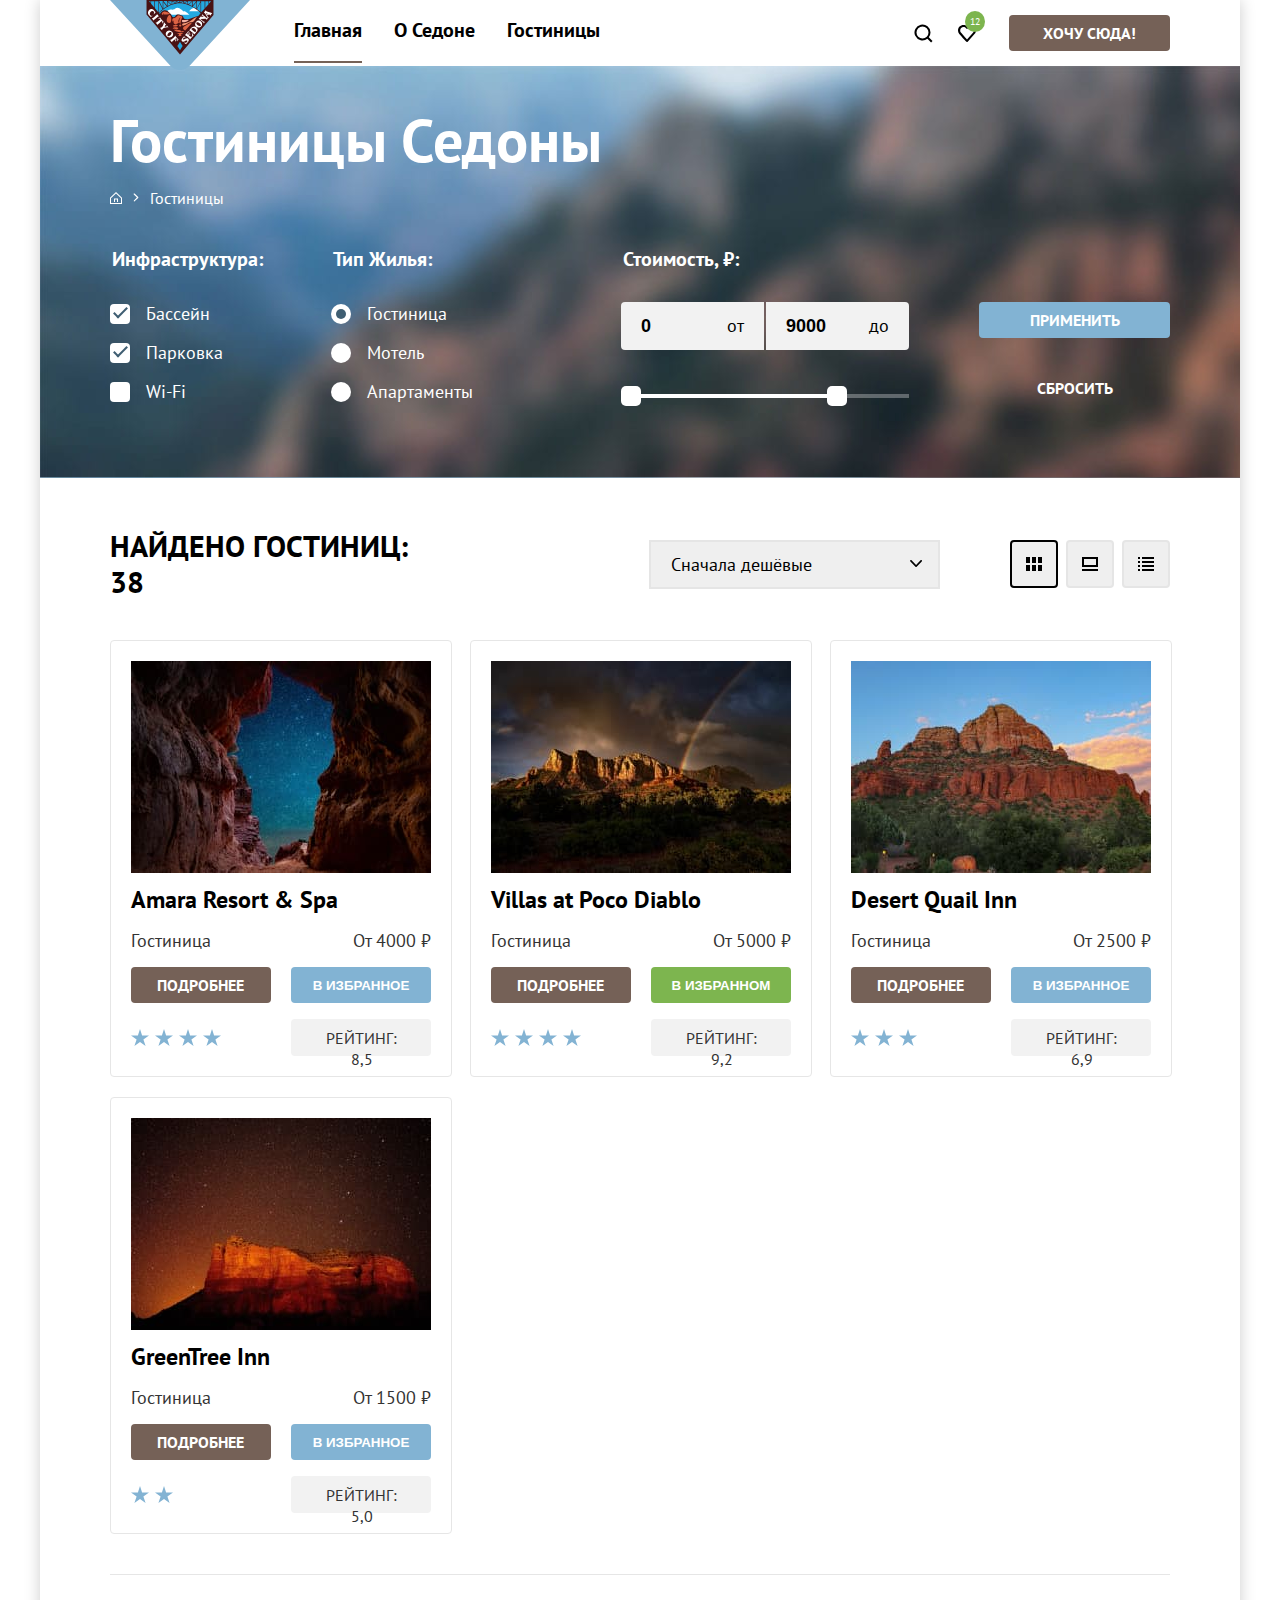
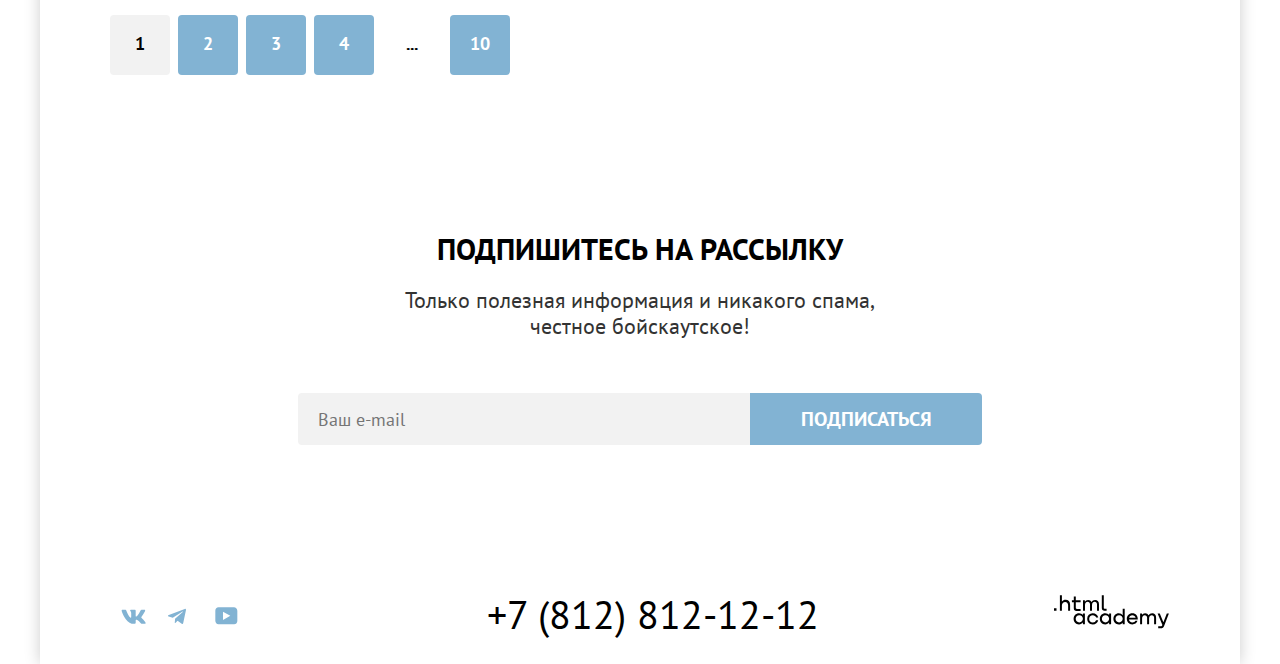
<file: 9/catalog.html>
<!DOCTYPE html>
<html lang="ru">
  <head>
    <meta charset="utf-8">
    <title>HTML Academy: Седона</title>
    <link rel="stylesheet" href="styles/styles.css">
  <body>
    <header class="page-header">
      <a class="logo" href="">
        <img class="site-logo" src="images/logos/sedona-logo.svg" width="140" height="70" alt="Логотип сайта Sedona">
      </a>
      <nav class="navigation">
        <ul class="navigation-list reset-list">
          <li class="navigation-item navigation-item-current">
            <a class="navigation-link navigation-link-current" href="index.html">Главная</a>
          </li>
          <li class="navigation-item">
            <a class="navigation-link" href="#">О Седоне</a>
          </li>
          <li class="navigation-item navigation-hotels">
            <a class="navigation-link" href="catalog.html">Гостиницы</a>
          </li>
        </ul>
        <ul class="navigation-list navigation-user reset-list">
          <li class="navigation-user-item">
            <a class="navigation-user-link search" href="#">
              <span class="visually-hidden">Поиск</span>
            </a>
          </li>
          <li class="navigation-user-item">
            <a class="navigation-user-link heart" href="#">
              <span class="visually-hidden">Понравилось</span>
              <span class="counter page-header__counter">12</span>
            </a>
          </li>
          <li class="navigation-user-item navigation-button-item">
            <a class="button button-point button-brown" href="#">Хочу сюда!</a>
          </li>
        </ul>
      </nav>
    </header>

    <main class="main-inner">
      <div class="main-container">
        <header class="inner-header">
          <h1 class="inner-header-title">Гостиницы Седоны</h1>
          <ul class="breadcrumbs reset-list">
            <li class="breadcrumbs-item">
              <a class="breadcrumbs-link home" href="catalog.html">
                <span class="visually-hidden">Домой</span>
              </a>
            </li>
            <li class="breadcrumbs-item">
              <a class="breadcrumbs-link" href="#">Гостиницы</a>
            </li>
          </ul>
          <section class="filter">
            <div class="hotel-options-container">
              <h2 class="visually-hidden">Фильтры для подбора</h2>
              <form class="hotels-filter" action="#" method="GET">
                <fieldset class="catalog-filter-group">
                  <legend class="catalog-filter-title">Инфраструктура:</legend>
                  <ul class="filter-list reset-list">
                    <li class="filter-item">
                      <label class="control">
                        <input class="visually-hidden control-input" type="checkbox" name="pool" checked> Бассейн
                        <span class="control-mark"></span>
                      </label>
                    </li>
                    <li class="filter-item">
                      <label class="control">
                        <input class="visually-hidden control-input" type="checkbox" name="parking" checked> Парковка
                        <span class="control-mark"></span>
                      </label>
                    </li>
                    <li class="filter-item">
                      <label class="control">
                        <input class="visually-hidden control-input" type="checkbox" name="wi-fi"> Wi-Fi
                        <span class="control-mark"></span>
                      </label>
                    </li>
                  </ul>
                </fieldset>
                <fieldset class="catalog-filter-group catalog-filter-group-two">
                  <legend class="catalog-filter-title">Тип Жилья:</legend>
                  <ul class="filter-list reset-list">
                    <li class="filter-item">
                      <label class="control">
                        <input class="visually-hidden control-input" type="radio" name="hotel-type" value="hotel" checked>Гостиница
                        <span class="control-mark control-mark-radio"></span>
                      </label>
                    </li>
                    <li class="filter-item">
                      <label class="control">
                        <input class="visually-hidden control-input" type="radio" name="hotel-type" value="motel">Мотель
                        <span class="control-mark control-mark-radio"></span>
                      </label>
                    </li>
                    <li class="filter-item">
                      <label class="control">
                        <input class="visually-hidden control-input" type="radio" name="hotel-type" value="apartments">Апартаменты
                        <span class="control-mark control-mark-radio"></span>
                      </label>
                    </li>
                  </ul>
                </fieldset>
                <fieldset class="price">
                  <legend class="price-value catalog-filter-title">Стоимость, ₽:</legend>
                  <div class="price-container">
                    <label class="price-amount-label price-amount-label-left" for="price-amount-left" >от</label>
                    <input class="price-amount price-amount-left" id="price-amount-left" type="number" value="0">
                    <label class="price-amount-label price-amount-label-right" for="price-amount-right">до</label>
                    <input class="price-amount price-amount-right" id="price-amount-right" type="number" placeholder="до" value="9000">
                  </div>
                  <div class="range-scale">
                    <div class="range-bar">
                      <button class="range-button range-button-min" type="button">
                        <span class="visually-hidden">Изменить минимальную цену</span>
                      </button>
                      <button class="range-button range-button-max" type="button">
                        <span class="visually-hidden">Изменить максимальную цену</span>
                      </button>
                    </div>
                  </div>
                </fieldset>
                <div class="price-buttons">
                  <button class="button button-apply button-blue" type="submit">Применить</button>
                  <button class="button button-reset" type="reset">Сбросить</button>
                </div>
              </form>
            </div>
          </section>
        </header>
        <section class="filter-results">
          <h2 class="finded-hotels">Найдено гостиниц: <span class="finded-hotels-counter">38</span></h2>
          <select class="options">
            <option value="cheap">Сначала дешёвые</option>
            <option value="expensive">Сначала дорогие</option>
            <option value="popular">Сначала популярные</option>
          </select>
          <ul class="button-types reset-list">
            <li class="button-types-item">
              <button class="filter-button button-grid" type="button">
                <span class="visually-hidden">Показать в сетку</span>
              </button>
            </li>
            <li class="button-types-item">
              <button class="filter-button button-alone" type="button">
                <span class="visually-hidden">Показать по одному</span>
              </button>
            </li>
            <li class="button-types-item">
              <button class="filter-button button-horizontally" type="button">
                <span class="visually-hidden">Показать по горизонтали</span>
              </button>
            </li>
          </ul>
        </section>
        <section class="all-hotels">
          <h2 class="visually-hidden">Список гостиниц</h2>
          <ol class="hotels-list reset-list">
            <li class="hotels-item">
              <div class="hotels-info-container">
                <a class="hotel-card-link" href="#">
                  <h3 class="hotel-name-title">Amara Resort & Spa</h3>
                  <img src="images/hotel-1.jpg" width="300" height="212" alt="Фото отеля Amara Resort & Spa">
                </a>
                <div class="about-hotels">
                <p class="hotel-type">Гостиница</p>
                  <b class="hotel-price">От 4000 ₽</b>
                  <a class="details button-brown" href="#">Подробнее</a>
                  <button class="button-hotels favorite button-blue" name="add-to-favorites" type="button">В избранное</button>
                  <div class="stars stars-4">
                    <span class="visually-hidden">4 звезды</span>
                  </div>
                  <p class="raiting">Рейтинг: 8,5</p>
                </div>
              </div>
            </li>
            <li class="hotels-item">
              <div class="hotels-info-container">
                <a class="hotel-card-link" href="#">
                  <h3 class="hotel-name-title">Villas at Poco Diablo</h3>
                  <img src="images/hotel-2.jpg" width="300" height="212" alt="Фото отеля Villas at Poco Diablo">
                </a>
                <div class="about-hotels">
                  <p class="hotel-type">Гостиница</p>
                  <b class="hotel-price">От 5000 ₽</b>
                  <a class="details button-brown" href="#">Подробнее</a>
                  <button class="button-hotels favorited" name="add-to-favorites" type="button">В избранном</button>
                  <div class="stars stars-4">
                    <span class="visually-hidden">4 звезды</span>
                  </div>
                    <p class="raiting">Рейтинг: 9,2</p>
                </div>
              </div>
            </li>
            <li class="hotels-item">
              <div class="hotels-info-container">
                <a class="hotel-card-link" href="#">
                  <h3 class="hotel-name-title">Desert Quail Inn</h3>
                  <img src="images/hotel-3.jpg" width="300" height="212" alt="Фото отеля Desert-Quail-Inn">
                </a>
                <div class="about-hotels">
                  <p class="hotel-type">Гостиница</p>
                  <b class="hotel-price">От 2500 ₽</b>
                  <a class="details button-brown" href="#">Подробнее</a>
                  <button class="button-hotels favorite button-blue" name="add-to-favorites" type="button">В избранное</button>
                  <div class="stars stars-3">
                    <span class="visually-hidden">3 звезды</span>
                  </div>
                    <p class="raiting">Рейтинг: 6,9</p>
                  </div>
              </div>
            </li>
            <li class="hotels-item green-tree">
              <div class="hotels-info-container">
                <a class="hotel-card-link" href="#">
                  <h3 class="hotel-name-title">GreenTree Inn</h3>
                  <img src="images/hotel-4.jpg" width="300" height="212" alt="Фото отеля GreenTree-Inn">
                </a>
                <div class="about-hotels">
                  <p class="hotel-type">Гостиница</p>
                  <b class="hotel-price">От 1500 ₽</b>
                  <a class="details button-brown" href="#">Подробнее</a>
                  <button class="button-hotels favorite button-blue" name="add-to-favorites" type="button">В избранное</button>
                  <div class="stars stars-2">
                    <span class="visually-hidden">2 звезды</span>
                  </div>
                    <p class="raiting">Рейтинг: 5,0</p>
                </div>
              </div>
            </li>
          </ol>
          <ul class="pagination reset-list">
            <li class="pagination-item">
              <a class="pagination-link pagination-current button-blue">1</a>
            </li>
            <li class="pagination-item">
              <a class="pagination-link button-blue" href="#">2</a>
            </li>
            <li class="pagination-item">
              <a class="pagination-link button-blue" href="#">3</a>
            </li>
            <li class="pagination-item">
              <a class="pagination-link button-blue" href="#">4</a>
            </li>
            <li class="pagination-item">
              <a class="pagination-link pagination-next" href="#">
                <span class="ellipsis">...</span>
              </a>
            </li>
            <li class="pagination-item">
              <a class="pagination-link pagination-link-two-digit button-blue" href="#10">10</a>
            </li>
          </ul>
        </section>
        <section class="subscription-catalog">
          <h2 class="subscription-title subscription-title-inner">Подпишитесь на рассылку</h2>
          <p class="subscription-text">Только полезная информация и никакого спама,<br>честное бойскаутское!</p>
          <form class="subscription-data" action="https://echo.htmlacademy.ru/" method="post">
            <input class="email-field email-field-catalog" type="email" placeholder="Ваш e-mail" name="email" id="email-for-subscription">
            <button class="subscription-button button-blue" type="submit">Подписаться</button>
          </form>
        </section>
      </div>
    </main>

    <footer class="page-footer">
      <ul class="social-media-list reset-list">
        <li class="social-media-item">
          <a class="social-media-link vk" href="https://vk.com/htmlacademy">
            <span class="visually-hidden">Vkontakte</span>
            <svg class="social-media-icon" aria-hidden="true" focusable="false" width="25" height="15" viewBox="0 0 25 15" fill="currentColor" xmlns="http://www.w3.org/2000/svg">
              <path fill-rule="evenodd" clip-rule="evenodd" d="M24.1164 1.80445C24.2824 1.25845 24.1164 0.856445 23.3214 0.856445H20.6964C20.0284 0.856445 19.7204 1.20345 19.5534 1.58645C19.5534 1.58645 18.2184 4.78245 16.3274 6.85845C15.7154 7.46045 15.4374 7.65145 15.1034 7.65145C14.9364 7.65145 14.6854 7.46045 14.6854 6.91345V1.80445C14.6854 1.14845 14.5014 0.856445 13.9454 0.856445H9.81738C9.40038 0.856445 9.14938 1.16045 9.14938 1.44945C9.14938 2.07045 10.0954 2.21445 10.1924 3.96245V7.76045C10.1924 8.59345 10.0394 8.74444 9.70538 8.74444C8.81538 8.74444 6.65038 5.53345 5.36538 1.85945C5.11638 1.14445 4.86438 0.856445 4.19338 0.856445H1.56638C0.816382 0.856445 0.666382 1.20345 0.666382 1.58645C0.666382 2.26845 1.55638 5.65645 4.81138 10.1374C6.98138 13.1974 10.0364 14.8564 12.8194 14.8564C14.4884 14.8564 14.6944 14.4884 14.6944 13.8534V11.5404C14.6944 10.8034 14.8524 10.6564 15.3814 10.6564C15.7714 10.6564 16.4384 10.8484 17.9964 12.3234C19.7764 14.0724 20.0694 14.8564 21.0714 14.8564H23.6964C24.4464 14.8564 24.8224 14.4884 24.6064 13.7604C24.3684 13.0364 23.5184 11.9854 22.3914 10.7384C21.7794 10.0284 20.8614 9.26345 20.5824 8.88045C20.1934 8.38945 20.3044 8.17044 20.5824 7.73345C20.5824 7.73345 23.7824 3.30745 24.1154 1.80445H24.1164Z"/>
            </svg>
          </a>
        </li>
        <li class="social-media-item">
          <a class="social-media-link telegram" href="https://t.me/htmlacademy">
            <span class="visually-hidden">Telegram</span>
            <svg class="social-media-icon" aria-hidden="true" focusable="false" width="18" height="16" viewBox="0 0 18 16" fill="currentColor" xmlns="http://www.w3.org/2000/svg">
              <path d="M16.79.96.84 7.1c-1.09.44-1.08 1.05-.2 1.32l4.1 1.28 9.47-5.98c.44-.27.85-.13.52.17l-7.68 6.93-.28 4.22c.41 0 .6-.2.83-.41l1.99-1.94 4.13 3.06c.77.42 1.31.2 1.5-.71l2.72-12.8c.28-1.1-.43-1.61-1.16-1.28Z"/>
            </svg>
          </a>
        </li>
        <li class="social-media-item">
          <a class="social-media-link youtube" href="https://www.youtube.com/user/htmlacademyru">
            <span class="visually-hidden">Youtube</span>
            <svg class="social-media-icon" aria-hidden="true" focusable="false" width="23" height="18" viewBox="0 0 23 18" fill="currentColor" xmlns="http://www.w3.org/2000/svg">
              <path d="M18.94.36H3.51C1.65.36.33 1.95.33 3.76v10.09c0 1.91 1.32 3.5 3.18 3.5h15.65c1.64 0 3.17-1.59 3.17-3.4V3.76c-.22-1.8-1.53-3.4-3.39-3.4ZM7.99 12.89V4.82l7.34 4.04-7.34 4.03Z"/>
            </svg>
          </a>
        </li>
        </ul>
      <a class="phone-address" href="tel:+78128121212">+7 (812) 812-12-12</a>
      <a class="html-academy-logo" href="https://htmlacademy.ru/">
        <svg class="logotip" width="115" height="34" fill="currentColor" xmlns="http://www.w3.org/2000/svg">
          <path d="M0 13.26v2.6h2.5v-2.6H0ZM11.6 4.86c-1.6 0-2.8.7-3.6 1.7h-.1V.36h-2v15.5h2v-5.3c0-2.1 1.3-3.6 3.3-3.6 1.8 0 2.9 1.4 2.9 3.2v5.7h2v-6.1c.1-3-1.8-4.9-4.5-4.9ZM26.6 5.16h-4.8v-3.7h-2v3.8h-1.9v2h1.9v6c0 1.7 1 2.7 2.7 2.7h4.1v-2h-3.7c-.7 0-1.1-.4-1.1-1.1v-5.7h4.8v-2ZM41.1 4.96c-1.6 0-2.9.8-3.5 2.1h-.1c-.6-1.2-1.8-2.1-3.4-2.1-1.4 0-2.5.8-3.1 1.8h-.1v-1.6H29v10.6h2v-5.4c0-2 1-3.5 2.6-3.5 1.5 0 2.4 1 2.4 2.6v6.3h2v-5.6c0-2.4 1.4-3.3 2.6-3.3 1.5 0 2.4 1 2.4 2.6v6.3h2v-6.5c.1-2.5-1.4-4.3-3.9-4.3ZM47.8 13.06c0 1.7 1 2.7 2.8 2.7h2v-2h-1.7c-.7 0-1.1-.4-1.1-1.1V.36h-2v12.7ZM28.9 20.06c-.9-1.1-2.2-1.8-3.9-1.8-3.1 0-5.4 2.3-5.4 5.6s2.3 5.6 5.4 5.6c1.8 0 3-.8 3.8-1.9h.1v1.6h2v-10.6h-2v1.5Zm-3.6 7.4c-2.2 0-3.6-1.6-3.6-3.6s1.4-3.6 3.6-3.6 3.6 1.6 3.6 3.6c0 1.9-1.4 3.6-3.6 3.6ZM44.2 22.36c-.5-2.4-2.6-4.1-5.4-4.1a5.4 5.4 0 0 0-5.6 5.6c0 3.1 2.2 5.6 5.6 5.6 2.8 0 4.9-1.8 5.4-4.2h-2.1a3.4 3.4 0 0 1-3.3 2.3c-2.2 0-3.6-1.6-3.6-3.6s1.4-3.6 3.6-3.6c1.6 0 2.8 1 3.3 2.2h2.1v-.2ZM55.1 20.06c-.9-1.1-2.2-1.8-3.9-1.8-3.1 0-5.4 2.3-5.4 5.6s2.3 5.6 5.4 5.6c1.8 0 3-.8 3.8-1.9h.1v1.6h2v-10.6h-2v1.5Zm-3.6 7.4c-2.2 0-3.6-1.6-3.6-3.6s1.4-3.6 3.6-3.6 3.6 1.6 3.6 3.6c0 1.9-1.5 3.6-3.6 3.6ZM68.7 20.16c-.9-1.1-2.2-1.9-3.9-1.9-3.1 0-5.4 2.3-5.4 5.6s2.2 5.6 5.4 5.6c1.7 0 3-.8 3.8-1.8h.1v1.5h2v-15.4h-2v6.4Zm-3.6 7.3c-2.2 0-3.6-1.6-3.6-3.6s1.4-3.6 3.6-3.6 3.6 1.6 3.6 3.6c-.1 2-1.5 3.6-3.6 3.6ZM78.3 18.26c-3.3 0-5.5 2.5-5.5 5.6 0 3 2.1 5.6 5.5 5.6 2.5 0 4.5-1.3 5.2-3.6h-2.1c-.5 1-1.6 1.6-3 1.6-1.9 0-3.3-1.3-3.4-2.9h8.8c.2-3.6-2-6.3-5.5-6.3Zm0 1.9c1.7 0 3 1 3.3 2.6h-6.5c.3-1.5 1.5-2.6 3.2-2.6ZM98.2 18.26c-1.6 0-2.9.8-3.6 2h-.1c-.6-1.2-1.8-2-3.4-2-1.4 0-2.5.7-3.1 1.8v-1.5h-1.9v10.6h2v-5.4c0-2 1-3.4 2.6-3.5 1.5 0 2.4 1 2.4 2.6v6.3h2v-5.6c0-2.4 1.4-3.3 2.6-3.3 1.5 0 2.4 1 2.4 2.6v6.3h2v-6.5c.1-2.6-1.4-4.4-3.9-4.4ZM109.4 27.36l-3.6-8.9h-2.2l4.8 11.6c-.3.9-.7 1.2-1.7 1.2h-2.5v2h2.5c1.8 0 2.8-.8 3.5-2.6l4.7-12.2h-2.1l-3.4 8.9Z"/>
        </svg>
      </a>
    </footer>
  </body>
</html>
</file>
<file: styles/styles.css>
@font-face {
  font-family:"PT Sans";
  font-style: normal;
  font-weight: 400;
  src: url(../fonts/ptsans-400.woff2) format("woff2");
  font-display: swap;
}

@font-face {
  font-family:"PT Sans";
  font-style: normal;
  font-weight: 700;
  src: url(../fonts/ptsans-700.woff2) format("woff2");
  font-display: swap;
}

html {
  min-width: 1280px;
  height: 100%;
}

body {
  font-family: "PT Sans", sans-serif;
  margin: 0 auto;
  display: flex;
  flex-direction: column;
  min-height: 100%;
  font-size: 18px;
  line-height: 21px;
  color: #333333;
  background-color: #ffffff;
  width: 1200px;
  padding: 0;
  box-shadow: 0 0 15px rgba(0, 0, 0, 0.2);
}

h1, h2, h3, h4, h5, h6, p {
  margin: 0;
  padding: 0;
}

.visually-hidden {
  position: absolute;
  width: 1px;
  height: 1px;
  margin: -1px;
  padding: 0;
  border: 0;
  clip: rect(0 0 0 0);
  overflow: hidden;
}

main {
  flex-grow: 1;
}

.page-header {
  padding: 0 70px;
  min-height: 64px;
}

.logo {
  position: absolute;
}

 .navigation {
  display: flex;
  justify-content: space-between;
  margin-left: 184px;
 }

 .reset-list {
  list-style-type: none;
  margin: 0;
  padding: 0;
 }

 .navigation-list {
  display: flex;
  flex-wrap: wrap;
 }

 .navigation-item {
  font-size: 20px;
 }

 .navigation-item:not(:last-child) {
  margin-right: 32px;
 }

.navigation-link:hover,
.navigation-link-current {
  border-bottom: 2px solid #756257;
 }

 .navigation-link {
  background-position: center;
  display: block;
  color: #000000;
  text-decoration: none;
  padding: 20px 0 23px;
  font-weight: 700;
  background-repeat: no-repeat;
 }

 .navigation-user {
  align-items: center;
  flex-shrink: 0;
 }

.navigation-user-link {
  position: relative;
  display: block;
  width: 20px;
  height: 20px;
  padding: 23px 12px;
  background-position: center;
  background-repeat: no-repeat;
}

.search {
  background-image: url(../images/icons/search.svg);
}

.heart {
  background-image: url(../images/icons/liked.svg);
}

.counter {
  position: absolute;
  background-color: #7DB54F;
  text-decoration: none;
  font-family: inherit;
  font-size: 10px;
  color: #ffffff;
  border-radius: 50%;
  width: 20px;
  text-align: center;
  top: 11px;
  right: 4px;
}

 .navigation-button-item{
  margin-left: 20px;
  min-width: 160px;
  width: auto;
 }

 .button {
  cursor: pointer;
  text-decoration: none;
  font-family: inherit;
  display: inline-block;
  background-color: #756157;
  font-size: 16px;
  font-weight: 700;
  border-radius: 4px;
  text-transform: uppercase;
  padding: 8px;
  border: 0;
  line-height: 20px;
  color: #FFFFFF;
  text-align: center;
 }

 .button-point {
  padding: 8px 34px;
 }

 .button-brown:hover {
  background-color: #615048;
 }

 .button-brown:focus {
  background-color: #615048;
  outline: none;
 }

 .button-brown:active {
  background-color: #756157;
  color: rgba(255, 255, 255, 0.3);
 }

 .button-brown:disabled {
  background-color: #E5E5E5;
  color: #FFFFFF;
 }

 .button-blue:hover {
  background-color: #68A2CA;
  outline: none;
 }

 .button-blue:focus {
  background-color: #68A2CA;
  outline: none;
 }

 .button-blue:active {
  background-color: #68A2CA;
  color: rgba(255, 255, 255, 0.3)
 }

 .button-blue:disabled {
  background-color: #E5E5E5;
  color: #FFFFFF;
 }

 .main-picture {
  background-image: url(../images/decoration-index.svg), url(../images/index-background.jpg);
  background-position: center bottom, center;
  background-color: #756157;
  background-repeat: no-repeat;
  text-align: center;
  margin: 0 auto;
  width: 1200px;
  height: 485px;
  margin-bottom: 69px;
 }

 .pic {
  padding-top: 51px;
 }

 .main-header {
  text-align: center;
  color: #000000;
  text-transform: uppercase;
  font-size: 30px;
  line-height: 36px;
  margin-bottom: 25px;
 }

 .main-text {
  text-align: center;
  font-size: 22px;
  line-height: 26px;
  margin-bottom: 90px;
 }

 .advantage-list {
  display: flex;
  flex-wrap: wrap;

 }

 .advantage-item {
  position: relative;
  box-sizing: border-box;
  text-align: center;
  width: 400px;
  min-height: 384px;
  background-color: rgba(131, 179, 211, 0.12);
}

.advantage-item-light {
  background: rgba(131, 179, 211, 0.2);
}

 .advantage-item-bridge {
  flex-direction: row-reverse;
 }

 .advantage-item-blue {
  box-sizing: border-box;
  font-weight: 400;
  background-color: #82B3D3;
  text-align: center;
  color: #ffffff;
  width: 100%;
  min-height: 384px;
  display: flex;
 }

 .advantage-container {
  position: relative;
  padding-top: 92px;
  flex: 1;
 }

 .advantage-container::after {
  display: block;
  content: '';
  position: absolute;
  top: 178px;
  left: 170px;
  width: 60px;
  height: 2px;
  background-color: #FFFFFF;
  opacity: 30%;
 }

 .advantage-title-white {
  text-transform: uppercase;
  font-size: 24px;
  margin: 0 0 62px 0;
  line-height: 28px;
 }

 .advantage-title {
  padding-top: 103px;
  text-transform: uppercase;
  color:#000000;
  font-size: 24px;
  margin: 0;
  line-height: 28px;
 }

 .advantage-description {
  margin-top: 62px;
 }

 .advantage-description::after {
  display: block;
  content: '';
  position: absolute;
  top: 189px;
  left: 170px;
  width: 60px;
  height: 2px;
  background-color: #000000;
  opacity: 30%;
 }

 .additional-advantages-list {
  display: flex;
  flex-wrap: wrap;
 }

 .additional-advantages-item {
  box-sizing: border-box;
  text-align: center;
  width: 400px;
  min-height: 384px;
  background-color: rgba(131, 179, 211, 0.12);
 }

 .icon {
  margin-top: 80px;
  margin-left: 163px;
  width: 75px;
  height: 72px;
  background-repeat: no-repeat;
 }

 .icon-house {
  background-image: url(../images/icons/home.svg);
 }

 .icon-food {
  background-image: url(../images/icons/burger.svg);
 }

 .icon-souvenir {
  background-image: url(../images/icons/present.svg);
  height: 76px;
  background-position: center;
  margin-top: 78px;
 }

 .additional-advantages-title {
  width: 230px;
  margin: 30px 85px 0;
  font-size: 24px;
  color: #000000;
  text-transform: uppercase;
  line-height: 28px;
 }

 .additional-advantages-title-souvenir {
  margin-top: 28px;
 }

 .additional-advantages-description {
  margin-top: 30px;
 }

 .additional-advantages-item-food {
  background-color: #FFFFFF;
 }

 .helper {
  text-align: center;
  padding: 96px 0 96px;
 }

 .helper-title {
  text-transform: uppercase;
  color: #000000;
  font-size: 30px;
  margin: 0 0 20px 0;
  line-height: 36px;
 }

 .helper-text {
  font-size: 22px;
  margin: 0 0 54px 0;
  line-height: 26px;
 }

 .button-hotel-finder {
  font-size: 20px;
  min-width: 376px;
  min-height: 52px;
 }

 .subscription {
  background-image: url(../images/subscription-background.jpg);
  background-size: cover;
  text-align: center;
  color: #FFFFFF;
  padding: 96px 0 104px;
 }

 .subscription-title {
  text-transform: uppercase;
  font-size: 30px;
  margin: 0 0 20px;
  line-height: 36px;
 }

 .subscription-text {
  line-height: 26px;
  font-size: 22px;
  margin: 0 0 54px 0;
 }

 .subscription-data {
  display: flex;
  justify-content: center;
 }

 .subscription-button {
  font-family: inherit;
  text-transform: uppercase;
  color: #FFFFFF;
  background-color: #82B3D3;
  border-radius: 0 4px 4px 0;
  font-weight: 700;
  font-size: 20px;
  width: 232px;
  height: 52px;
  border: 0;
  cursor: pointer;
 }

 .email-field {
  box-sizing: border-box;
  font-family: inherit;
  border: none;
  border-radius: 4px 0 0 4px;
  width: 452px;
  height: 52px;
  padding: 14px 0 14px 20px;
  line-height: 24px;
  font-size: 18px;
 }

 .page-footer {
  display: flex;
  align-items: center;
  padding: 45px 70px 30px;
 }

 .social-media-list {
  display: flex;
}

 .social-media-item {
  width: 47px;
  height: 40px;
 }

 .social-media-link {
  display: inline-block;
  background-repeat: no-repeat;
  padding: 13px 11px;
 }

 .social-media-icon {
  color: #82B3D3;
 }

 .social-media-icon:hover {
  color: #68A2CA;
 }

 .social-media-icon:focus {
  color: #68A2CA;
 }

 .social-media-icon:active {
  color: rgba(104, 162, 202, 0.3);
 }

.phone-address {
  text-decoration: none;
  color: #000000;
  font-size: 40px;
  line-height: 40px;
  margin: 0 235px 0 236px;
}

.phone-address:hover {
  color: #756157;
}

.phone-address:active {
  color: rgba(117, 97, 87, 0.3);
}

.logotip {
  color: #000000;
}

.logotip:hover {
  color: #756157;
}

.logotip:focus {
  color: #756157;
}

.logotip:active {
  color: rgba(117, 97, 87, 0.3);
}

.modal-container {
  box-shadow: 0 25px 50px 0 #000000;
  position: fixed;
  width: 100%;
  height: 100%;
  top: 0;
  left: 0;
  display: flex;
  background-color: rgba(242, 242, 242, 0.8);
  overflow: auto;
}

.modal {
  position: relative;
  margin: auto;
  padding: 64px 70px;
  background-color: #ffffff;
  width: 717px;
  box-sizing: border-box;
  border-radius: 30px;
}

.modal-close-button {
  position: absolute;
  width: 52px;
  height: 52px;
  border: 0;
  border-radius: 50%;
  top: 64px;
  right: 52px;
  background-color: #F2F2F2;
  background-image: url(../images/icons/modal-close-button.svg);
  background-repeat: no-repeat;
  background-position: center;
  cursor: pointer;
}

.modal-close-button:active{
  background-color: #E6E6E6;
  opacity: 30%;
}

.modal-close-button:focus {
  border: 3px solid #83B3D3;
}

.modal-title {
  text-transform: uppercase;
  font-size: 30px;
  line-height: 36px;
  font-weight: 700;
  margin-bottom: 64px;
}

.modal-form  {
 display: grid;
 grid-template-columns: 1fr;
}

.modal-data-container {
  display: flex;
  align-items: center;
  justify-content: space-between;
  flex-wrap: wrap;
  margin-bottom: 23px;
}

.modal-text {
  font-weight: 700;
  font-size: 20px;
  line-height: 24px;
}

.modal-input {
  font: inherit;
  border-radius: 4px;
  border: 0;
  width: 440px;
  height: 48px;
  background-color: #F2F2F2;
  font-size: 18px;
  line-height: 24px;
  color: #000000;
  font-weight: 700;
  box-sizing: border-box;
  padding: 12px 20px;
}

.modal-input:focus {
  border: 3px solid #83B3D3;
  outline: none;
}

.modal-input:active {
  border: 2px solid #000000;
  outline: none;
}

.main-modal-input {
  background-image: url(../images/icons/calendar.svg);
  background-repeat: no-repeat;
  background-position: 402px;
}

.main-modal-input::before {
  position: absolute;
  content: '';
  width: 20px;
  height: 20px;
}

.modal-warning {
  color: #FF5757;
  margin-left: 157px;
  margin-top: 4px;
  line-height: 21px;
  font-size: 16px;
}

.warning-info {
  color: #333333;
}

.adult-block {
  display: flex;
  align-items: center;
}

.child-block {
  display: flex;
  align-items: center;
  margin-left: 88px;
}

.family-info-container {
  display: flex;
  align-items: center;
  margin-bottom: 48px;
}

 .family-amount-input {
  width: 31px;
  padding: 14px 10px;
  border-radius: 0;
}

.family-amount-input::-webkit-outer-spin-button {
  appearance: none;
}

.family-amount-input::-webkit-inner-spin-button {
  appearance: none;
}

.modal-button-amount {
  width: 40px;
  height: 48px;
  border: 0;
  cursor: pointer;
}

.modal-button-amount svg {
  fill: currentColor;
  opacity: 30%;
}

.modal-button-amount:focus {
  outline: none;
}

.minus svg {
  padding: 9px 3px;
}

.minus {
  border-radius: 4px 0 0 4px;;
}

.plus {
  border-radius: 0 4px 4px 0;

}

.plus svg {
  padding: 4px;
}

.minus:hover svg {
  color: #000000;
}

.plus:hover svg {
  color: #000000;
}

.minus:focus svg {
  color: #000000;
  border: 3px solid #82B3D3;
  border-radius: 4px;
}

.plus:focus svg {
  color: #000000;
  border: 3px solid #82B3D3;
  border-radius: 4px;
}

.minus-adults {
  margin-left: 46px;
}

.minus-children {
  right: 141px;
}

.child-input {
  width: 26px;
  height: 26px;
  border-radius: 50%;
  background-color: #83B3D3;
  cursor: pointer;
  border: 0;
}

.child-input:hover {
  opacity: 30%;
}

.child-input:focus {
  outline: none;
  opacity: 30%;
}

.tooltip {
  position: relative;
  margin-left: 5px;
  margin-right: 45px;
}

.tooltip-text {
  display: none;
  position: absolute;
  width: 256px;
  padding: 20px 15px 23px 25px;
  top: 41px;
  right: 50%;
  transform: translateX(50%);
  font-size: 16px;
  line-height: 20px;
  border-radius: 10px;
  box-shadow: 0 15px 30px rgba(0, 0, 0, 0.3);
  box-sizing: border-box;
  background-color: #242424;
  color: #FFFFFF;
}

.tooltip-text:after {
  content:'';
  background-image: url("../images/icons/triangular.svg");
  background-repeat: no-repeat;
  position:absolute;
  width: 19px;
  height: 9px;
  bottom: 100%;
  left: calc(50% - 10px);
}

.child-input:hover + .tooltip-text,
.child-input:focus + .tooltip-text {
  display: block;
}

/* .modal-container-close {
  display: none;
} */

.modal-button {
  box-sizing: border-box;
  min-height: 60px;
  padding: 18px 255px;
  color: #fff;
  background-color: #83B3D3;
  border-radius: 10px;
  font: inherit;
  font-weight: 700;
}

/* Каталог */

.inner-header {
  background-image: url(../images/catalog-background.jpg);
  background-size: 1210px;
  color: #FFFFFF;
  background-color: #756157;
  min-height: 412px;
  box-sizing: border-box;
  padding: 35px 70px 0;
}

.inner-header-title {
  margin-bottom: 8px;
  line-height: 78px;
  font-size: 60px;
}

.breadcrumbs {
  display: flex;
  background-image: url(../images/icons/icon-next.svg);
  background-repeat: no-repeat;
  background-size: 6px 9px;
  background-position: 23px 6px;
}

.home {
  display: inline-block;
  position: relative;
  background-image: url(../images/icons/home-catalog.svg);
  background-repeat: no-repeat;
  background-position: center;
  width: 12px;
  height: 12px;
  margin-right: 28px;
}

.breadcrumbs-link {
  color: inherit;
  text-decoration: none;
  font-size: 16px;
}

.breadcrumbs-link:hover {
  opacity: 60%;
}

.breadcrumbs-link:active {
  opacity: 30%;
}

.hotel-options-container {
  margin-top: 40px;
}

.hotels-filter {
  display: flex;
}

.catalog-filter-group {
  margin: 0 70px 0 0;
  padding: 0;
  border: 0;
  min-width: 150px;
  min-height: 157px;
}

.catalog-filter-group-two {
  margin-right: 140px;
}

.catalog-filter-title {
  font-weight: 700;
  font-size: 20px;
  margin-bottom: 32px;
}

.filter-item {
  line-height: 23px;
}

.filter-item:not(:last-child) {
  margin-bottom: 16px;
  font-size: 18px;
}

.control {
  position: relative;
  cursor: pointer;
  padding-left: 36px;
  display: block;
}

.control:hover {
  opacity: 60%;
}

.control:active {
  opacity: 30%;
}

.control-mark {
  display: block;
  border-radius: 4px;
  top: 2px;
  left: 0;
  width: 20px;
  height: 20px;
  background-color: #FFFFFF;
  position: absolute;
}

.control-mark:focus {
  outline: 3px solid #83B3D3;
}

.control-mark:active {
  outline: 2px solid #83B3D3;
}

.control-input {
  display: block;
}

.control-input[type="checkbox"]:checked + .control-mark::before {
  content: '';
  position: absolute;
  left: 7px;
  display: block;
  width: 5px;
  height: 12px;
  border-right: 2px solid #3F5E72;
  border-bottom: 2px solid #3F5E72;
  transform: rotate(45deg);
}

.control-mark-radio {
  border-radius: 50%;
}

.control-input[type="radio"]:checked + .control-mark-radio::before {
  content: '';
  position: absolute;
  display: block;
  top: 5px;
  left: 5px;
  width: 10px;
  height: 10px;
  border-radius: 50%;
  background-color: #3F5E72;
}

.price {
  padding: 0;
  margin:  0;
  border: 0;
  width: 288px;
  height: 160px;
}

.price-amount {
  box-sizing: border-box;
  font-weight: 700;
  font-size: 18px;
  border: 0;
  width: 143px;
  height: 48px;
  padding: 12px 20px;
  background-color: #F2F2F2;
}

.price-amount:focus {
  outline: 3px solid #83B3D3;
}

.price-amount:active {
  outline: 2px solid #000000;
}

.price-container {
  display: flex;
  position: relative;
}

.price-amount-label {
  font-family: inherit;
  position: absolute;
  color: #000000;
  font-size: 18px;
  line-height: 24px;
}

.price-amount-label-left{
  left: 106px;
  top: 12px;
}

.price-amount-label-right{
  left: 248px;
  top: 12px;
}

.price-amount::-webkit-outer-spin-button,
.price-amount::-webkit-inner-spin-button {
  appearance: none;
  margin: 0;
}

.price-amount-left {
  border-radius: 4px 0 0 4px;
  margin-right: 2px;
}

.price-amount-right {
  border-radius: 0 4px 4px 0;
}

.price-buttons {
  display: flex;
  flex-direction: column;
  justify-content: flex-end;
  padding: 0;
  margin:  0 0 3px 70px;
}

.range-scale {
  position: relative;
  height: 4px;
  margin-top: 44px;
  background-color: rgba(255, 255, 255, 0.3);
}

.range-bar {
  position: absolute;
  height: 4px;
  width: 226px;
  background-color: #FFFFFF;
}

.range-button {
  width: 20px;
  height: 20px;
  background-color: #FFFFFF;
  border-radius: 5px;
  border: 0;
  cursor: pointer;
}

.range-button:focus {
  outline: 3px solid #83B3D3;
}

.range-button:active {
  outline: 2px solid #83B3D3;
}

.range-button-min {
  position: absolute;
  top: -8px;
}

.range-button-max {
  position: absolute;
  top: -8px;
  right: 0;
}

.button-apply {
  background-color: #82B3D3;
  margin-bottom: 32px;
  padding: 0;
  width: 191px;
  height: 36px;
}

.button-reset {
  background-color: transparent;
  padding: 0;
  width: 191px;
  height: 36px;
}

.button-reset:hover {
  opacity: 60%;
}

.button-reset:focus {
  border: 3px solid #82B3D3;
  outline: none;
}

.button-reset:active {
  opacity: 30%;
}

.button-reset:disabled {
  opacity: 20%;
}

.filter-results {
  display: flex;
  align-items: center;
  margin: 50px 70px 40px;
}

.finded-hotels {
  text-transform: uppercase;
  color: #000000;
  font-size: 30px;
  line-height: 36px;
  margin: 0;
}

.options  {
  font-family: inherit;
  font-size: 18px;
  border: 2px solid #E5E5E5;
  width: 292px;
  height: 49px;
  margin-left: 200px;
  appearance: none;
  background-image: url(../images/icons/check-mark.svg);
  background-repeat: no-repeat;
  background-position: 259px 17px;
  padding-left: 20px;
}

.options:hover {
  border: 2px solid #68A2CA;
}

.options:focus {
  border: 2px solid #68A2CA;
}

.options:active {
  border: 2px solid #3F5E72;
}

.options:disabled {
  border: 2px solid #000000;
  opacity: 30%;
  color: rgba(0, 0, 0, 0.3);
}

.button-types {
  display: flex;
  margin-left: 70px;
}

.button-types-item:not(:last-child) {
  margin-right: 8px;
}

.filter-button {
  cursor: pointer;
  background-repeat: no-repeat;
  background-position: center;
  width: 48px;
  height: 48px;
  border: 2px solid #E5E5E5;
  border-radius: 4px;
}

.filter-button:hover {
  border: 2px solid #000000;
}

.filter-button:focus {
  border: 2px solid #68A2CA;
  outline: none;
}

.filter-button:active {
  border: 2px solid #000000;
}

.button-grid {
  background-image: url(../images/icons/tile.svg);
  border: 2px solid #000000;
}

.button-alone {
  background-image: url(../images/icons/alone.svg);
}

.button-horizontally {
  background-image: url(../images/icons/horizontally.svg);
}

.hotels-list {
  display: grid;
  grid-template-columns: 340px 340px 340px;
  gap: 20px;
  margin: 0 70px;
}

.hotels-item {
  width: 340px;
  border: 1px solid #E6E6E6;
  border-radius: 4px;
}

.hotels-info-container {
  padding: 20px;
  display: flex;
  flex-wrap: wrap;
}

.hotel-card-link {
  display: flex;
  flex-direction: column-reverse;
  color: #000000;
  text-decoration: none;
}

.hotel-name-title {
  margin: 16px 0 20px 0;
  font-size: 24px;
}

.about-hotels {
  display: grid;
  grid-template-columns: 1fr 1fr;
  gap: 16px 20px;
}

.hotel-price {
  justify-self: self-end;
  font-weight: 400;
}

.details {
  box-sizing: border-box;
  text-transform: uppercase;
  font-weight: 700;
  text-decoration: none;
  color: #FFFFFF;
  background-color: #756157;
  border-radius: 4px;
  width: 140px;
  height: 36px;
  margin: 0;
  font-size: 16px;
  padding: 8px 26px;
}

.button-hotels {
  text-transform: uppercase;
  background-color: #82B3D3;
  color: #FFFFFF;
  font-weight: 700;
  width: 140px;
  height: 36px;
  border-radius: 4px;
  border: 0;
  cursor: pointer;
}

.favorited {
  font: inherit;
  background-color: #7DB54F;
  cursor: pointer;
  font-size: 16px;
  font-weight: 700;
}

.favorited:focus {
  background-color: #6C9E42;
  outline: none;
}

.favorited:active {
  color: rgba(255, 255, 255, 0.3)
}

.stars {
  background-repeat: no-repeat;
  width: 140px;
  height: 37px;
  margin: auto;
}

.stars-4 {
  background-image: url(../images/icons/4-star.svg);
}

.stars-3 {
  background-image: url(../images/icons/3-star.svg);
}

.stars-2 {
  background-image: url(../images/icons/2-star.svg);
}

.raiting {
  box-sizing: border-box;
  background-color: #F2F2F2;
  text-transform: uppercase;
  width: 140px;
  height: 37px;
  border-radius: 4px;
  margin-left: auto;
  text-align: center;
  font-size: 16px;
  padding: 9px 22px 8px 23px;
}

.devider {
  border: 1px solid #E6E6E6;
  margin: 40px 70px 0;
}

.pagination {
  display: flex;
  margin: 40px 70px 60px;
  border-top: 1px solid #E6E6E6;
  padding-top: 40px;
}

.pagination-item:not(:last-child) {
  margin-right: 8px;
}

.pagination-link {
  display: block;
  box-sizing: border-box;
  background-color: #82B3D3;
  color: #FFFFFF;
  text-decoration: none;
  text-align: center;
  font-weight: 700;
  width: 60px;
  height: 60px;
  border-radius: 4px;
  padding: 11px 24px 12px 23px;
  line-height: 36px;
}

.pagination-current {
  background-color: #F2F2F2;
  color: #000000;
}

.pagination-next {
  background-color: #FFFFFF;
  color: #000000;
}

.pagination-link-two-digit {
  padding: 11px 18px 12px;
}

.subscription-catalog {
  padding: 96px 0 104px;
  text-align: center;
}

.subscription-title-inner {
  color: #000000;
 }

.email-field-catalog {
  background-color: #F2F2F2;
}
</file>
<file: 4/styles/styles.css>
@font-face {
  font-family:"PT Sans";
  font-style: normal;
  font-weight: 400;
  src: url(../fonts/ptsans-400.woff2) format("woff2");
  font-display: swap;
}

@font-face {
  font-family:"PT Sans";
  font-style: normal;
  font-weight: 700;
  src: url(../fonts/ptsans-700.woff2) format("woff2");
  font-display: swap;
}

.html {
  height: 100%;
}

body {
  display: flex;
  flex-direction: column;
  font-family: "PT Sans", sans-serif;
  min-height: 100%;
  font-size: 18px;
  line-height: 21px;
  color: #333333;
  background-color: #ffffff;
}


.navigation-link {
  font-weight: 700;
  font-size: 20px;
  line-height: 24px;
  font-style: 700;
  color: #000000;
  text-align: center;
  text-decoration: none;
}

.visually-hidden {
  visibility: hidden;
}

.search {
  color: #333333;
  background-image: url(../images/icons/search.svg);
  background-repeat: no-repeat;
  width: 20px;
  height: 20px;
  background-position-x: left;
  background-position-y: top;
}

.heart {
  color: #333333;
  background-image: url(../images/icons/liked.svg);
  background-repeat: no-repeat;
  width: 20px;
  height: 20px;
  background-position-x: left;
  background-position-y: top;
}

.button {
  font-family: inherit ;
  font-weight: 700;
  background-color: #756157;
  color:#ffffff;
  font-size: 20px;
  line-height: 36px;
  border-radius: 4px;
  padding: 8px 50px;
  text-transform: uppercase;
  border: 0;
}

.button-there {
  font-family: inherit ;
  font-weight: 700;
  background-color: #756157;
  color:#ffffff;
  width: 160px;
  height: 36px;
  border-radius: 4px;
  text-transform: uppercase;
  text-decoration: none;
}

.main-picture {
  background-image: url(../images/Vector.svg), url(../images/index-background.jpg);
  background-position: center bottom, center;
  background-color: #756157;
  background-repeat: no-repeat;
  width: 1200px;
  height: 485px;
  text-align: center;
  margin: 0 auto;
}

.main-header {
  color: #000000;
  font-weight: 700;
  font-size: 30px;
  line-height: 36px;
  text-align: center;
  text-transform: uppercase;
}

.main-text {
  text-align: center;
  font-size: 22px;
  line-height: 26px;
}

.advantage-item-0 {
  background-color: #82B3D3;
  text-align: center;
  color: #ffffff;
}

.advantage-title-0 {
  text-transform: uppercase;
  font-weight: 700;
  font-size: 24px;
  line-height: 28px;
}

.advantage-item {
  background-color: rgba(131, 179, 211, 0.12);
  color: #000000;
  text-align: center;
}

.advantage-title {
  text-transform: uppercase;
  font-size: 24px;
  line-height: 28px;
}

.advantage-title-1 {
  text-transform: uppercase;
}

.advantage-item-3 {
  background-color: rgba(131, 179, 211, 0.2);
  text-align: center;
}

.advantage-title-3 {
  color: #000000;
  text-transform: uppercase;
  font-size: 24px;
  line-height: 28px;
}

.additional-advantages-item-1 {
  background-image: url(../images/icons/home.svg);
  background-repeat: no-repeat;
  margin: 0 auto;
  background-color: rgba(131, 179, 211, 0.12);
  color: #000000;
  text-align: center;
}

.additional-advantages-title {
  font-weight: 700;
  color: #000000;
  text-transform: uppercase;
  font-size: 24px;
  line-height: 28px;
}

.additional-advantages-item-2 {
  background-image: url(../images/icons/burger.svg);
  background-repeat: no-repeat;
  margin: 0 auto;
  background-color: #ffffff;
  text-align: center;
}

.additional-advantages-item-3 {
  background-image: url(../images/icons/present.svg);
  block-size: 76px;
  background-repeat: no-repeat;
  background-color: rgba(131, 179, 211, 0.12);
  color: #000000;
  text-align: center;
}

.helper {
  text-align: center;
  color: #000000;
}

.helper-title {
  text-transform: uppercase;
}

.subscription {
  background-image: url(../images/subscription-background.jpg);
  background-size: cover;
  height: 415px;
  color: #ffffff;
  text-align: center;
}

.subscription-title {
  font-weight: 700;
  text-transform: uppercase;
  text-align: center;
}

.subscription-button {
  background-color: #82B3D3;
  border-radius: 0 4px 4px 0;
  font-weight: 700;
  border: 0;
}

.email-field {
  background-color: #F2F2F2;
  border-radius: 4px 0 0 4px;
  border: 0;
  width: 452px;
  height: 52px;
  font-size: 18px;
}

.vk {
  background-image: url(../images/icons/vk.svg);
  background-repeat: no-repeat;
  background-size: contain;
}

.telegram {
  background-image: url(../images/icons/tg.svg);
  background-repeat: no-repeat;
}

.youtube {
  background-image: url(../images/icons/youtube.svg);
  background-repeat: no-repeat;
}

.phone {
  width: 720px;
  height: 50px;
}

.phone-address {
  font-size: 40px;
  text-decoration: none;
  color: #000000;
}

.decor {
  background-image: url(../images/catalog-background.jpg);
  background-repeat: no-repeat;
}

.inner-header-title{
  color: #ffffff;
}

.home {
  background-image: url(../images/icons/home-catalog.svg);
  background-repeat: no-repeat;
}

.hotels {
  color: #ffffff;
  text-decoration: none;
}

.hotel-card-link {
  text-decoration: none;
  color: #000000;
}

.button-apply {
  background-color: #82B3D3;
}

.button-reset {
  backface-visibility: unset;
  background: rgba(255, 255, 255, 0.5);
  color: #000000;
}

.finded-hotels {
  color: #000000;
}

.button-hotels {
  text-transform: uppercase;
  color: #ffffff;
  font-weight: 700;
  font-size: 16px;
  line-height: 20px;
  background-color: #82B3D3;
  border-radius: 4px;
  border: 0;
  padding: 8px 50px;
}

.favorited {
  background-color: #7DB54F;
}

.details {
  text-decoration: none;
  text-transform: uppercase;
  color: #ffffff;
  font-weight: 700;
  font-size: 16px;
  line-height: 20px;
  background-color: #756157;
  border-radius: 4px;
  border: 0;
  padding: 8px 50px;
}

.stars {
  background-repeat: no-repeat;
  background-size: contain;
}

.stars-4 {
  background-image: url(../images/icons/4-star.svg);
  width: 140px;
  height: 37px;
}

.stars-3 {
  background-image: url(../images/icons/3-star.svg);
  width: 140px;
  height: 37px;
}

.stars-2 {
  background-image: url(../images/icons/2-star.svg);
  width: 140px;
  height: 37px;
}

.raiting {
  background-color: #F2F2F2;
  border:0;
  border-radius: 4px;
  padding: 8px 50px;
  display: inline-block;
}

.pagination-link {
  font-weight: 700;
  background-color: #82B3D3;
  text-decoration: none;
  color: #ffffff;
  width: 60px;
  height: 60px;
  border-radius: 4px;
}

.pagination-current {
  background-color: #F2F2F2;
  color: #333333;
}

.subscription-catalog {
  text-align: center;
}

.subscription-button-2 {
  color: #ffffff;
  width: 232px;
  height: 52px;
  font-weight: 700;
  font-size: 20px;
  line-height: 36px;
  text-transform: uppercase;
}
</file>
<file: 9/styles/styles.css>
@font-face {
  font-family:"PT Sans";
  font-style: normal;
  font-weight: 400;
  src: url(../fonts/ptsans-400.woff2) format("woff2");
  font-display: swap;
}

@font-face {
  font-family:"PT Sans";
  font-style: normal;
  font-weight: 700;
  src: url(../fonts/ptsans-700.woff2) format("woff2");
  font-display: swap;
}

html {
  min-width: 1280px;
  height: 100%;
}

body {
  font-family: "PT Sans", sans-serif;
  margin: 0 auto;
  display: flex;
  flex-direction: column;
  min-height: 100%;
  font-size: 18px;
  line-height: 21px;
  color: #333333;
  background-color: #ffffff;
  width: 1200px;
  padding: 0;
  box-shadow: 0 0 15px rgba(0, 0, 0, 0.2);
}

h1, h2, h3, h4, h5, h6, p {
  margin: 0;
  padding: 0;
}

.visually-hidden {
  position: absolute;
  width: 1px;
  height: 1px;
  margin: -1px;
  padding: 0;
  border: 0;
  clip: rect(0 0 0 0);
  overflow: hidden;
}

main {
  flex-grow: 1;
}

.page-header {
  padding: 0 70px;
  min-height: 64px;
}

.logo {
  position: absolute;
}

 .navigation {
  display: flex;
  justify-content: space-between;
  margin-left: 184px;
 }

 .reset-list {
  list-style-type: none;
  margin: 0;
  padding: 0;
 }

 .navigation-list {
  display: flex;
  flex-wrap: wrap;
 }

 .navigation-item {
  font-size: 20px;
 }

 .navigation-item:not(:last-child) {
  margin-right: 32px;
 }

.navigation-link:hover {
  border-bottom: 2px solid transparent;
  border-color: #756257;
 }

 .navigation-link-current {
  border-bottom: 2px solid transparent;
  border-color: #756257;
 }

 .navigation-link {
  background-position: center;
  display: block;
  color: #000000;
  text-decoration: none;
  padding: 20px 0;
  font-weight: 700;
  background-repeat: no-repeat;
 }

 .navigation-user {
  align-items: center;
  flex-shrink: 0;
 }

.navigation-user-link {
  position: relative;
  display: block;
  width: 20px;
  height: 20px;
  padding: 23px 12px;
  background-position: center;
  background-repeat: no-repeat;
}

.search {
  background-image: url(../images/icons/search.svg);
}

.heart {
  background-image: url(../images/icons/liked.svg);
}

.counter {
  position: absolute;
  background-color: #7DB54F;
  text-decoration: none;
  font-family: 'PT Sans';
  font-size: 10px;
  color: #ffffff;
  border-radius: 50%;
  width: 20px;
  text-align: center;
  top: 11px;
  right: 4px;
}

 .navigation-button-item{
  margin-left: 20px;
  min-width: 160px;
  width: auto;
 }

 .button {
  cursor: pointer;
  text-decoration: none;
  font-family: inherit;
  display: inline-block;
  background-color: #756157;
  font-size: 16px;
  font-weight: 700;
  border-radius: 4px;
  text-transform: uppercase;
  padding: 8px;
  border: 0;
  line-height: 20px;
  color: #FFFFFF;
  text-align: center;
 }

 .button-point {
  padding: 8px 34px;
 }

 .button-brown:hover {
  background-color: #615048;
 }

 .button-brown:focus {
  background-color: #615048;
 }

 .button-brown:active {
  background-color: #756157;
  color: rgba(255, 255, 255, 0.3);
 }

 .button-brown:disabled {
  background-color: #E5E5E5;
  color: #FFFFFF;
 }

 .button-blue:hover {
  background-color: #68A2CA;
 }

 .button-blue:focus {
  background-color: #68A2CA;
 }

 .button-blue:active {
  background-color: #68A2CA;
  color: rgba(255, 255, 255, 0.3)
 }

 .button-blue:disabled {
  background-color: #E5E5E5;
  color: #FFFFFF;
 }

 .main-picture {
  background-image: url(../images/decoration-index.svg), url(../images/index-background.jpg);
  background-position: center bottom, center;
  background-color: #756157;
  background-repeat: no-repeat;
  text-align: center;
  margin: 0 auto;
  width: 1200px;
  height: 485px;
  margin-bottom: 69px;
 }

 .pic {
  padding-top: 51px;
 }

 .main-header {
  text-align: center;
  color: #000000;
  text-transform: uppercase;
  font-size: 30px;
  line-height: 36px;
  margin-bottom: 25px;
 }

 .main-text {
  text-align: center;
  font-size: 22px;
  line-height: 26px;
  margin-bottom: 90px;
 }

 .advantage-list {
  display: flex;
  flex-wrap: wrap;

 }

 .advantage-item {
  position: relative;
  box-sizing: border-box;
  text-align: center;
  width: 400px;
  min-height: 384px;
  background-color: rgba(131, 179, 211, 0.12);
}

.advantage-item-light {
  background: rgba(131, 179, 211, 0.2);
}

 .advantage-item-bridge {
  flex-direction: row-reverse;
 }

 .advantage-item-blue {
  box-sizing: border-box;
  font-weight: 400;
  background-color: #82B3D3;
  text-align: center;
  color: #ffffff;
  width: 100%;
  min-height: 384px;
  display: flex;
 }

 .advantage-container {
  position: relative;
  padding-top: 92px;
  flex: 1;
 }

 .advantage-container::after {
  display: block;
  content: '';
  position: absolute;
  top: 178px;
  left: 170px;
  width: 60px;
  height: 2px;
  background-color: #FFFFFF;
  opacity: 30%;
 }

 .advantage-title-white {
  text-transform: uppercase;
  font-size: 24px;
  margin: 0 0 62px 0;
  line-height: 28px;
 }

 .advantage-title {
  padding-top: 103px;
  text-transform: uppercase;
  color:#000000;
  font-size: 24px;
  margin: 0;
  line-height: 28px;
 }

 .advantage-description {
  margin-top: 62px;
 }

 .advantage-description::after {
  display: block;
  content: '';
  position: absolute;
  top: 189px;
  left: 170px;
  width: 60px;
  height: 2px;
  background-color: #000000;
  opacity: 30%;
 }

 .additional-advantages-list {
  display: flex;
  flex-wrap: wrap;
 }

 .additional-advantages-item {
  box-sizing: border-box;
  text-align: center;
  width: 400px;
  min-height: 384px;
  background-color: rgba(131, 179, 211, 0.12);
 }

 .icon {
  margin-top: 80px;
  margin-left: 163px;
  width: 75px;
  height: 72px;
  background-repeat: no-repeat;
 }

 .icon-house {
  background-image: url(../images/icons/home.svg);
 }

 .icon-food {
  background-image: url(../images/icons/burger.svg);
 }

 .icon-souvenir {
  background-image: url(../images/icons/present.svg);
  height: 76px;
  background-position: center;
  margin-top: 78px;
 }

 .additional-advantages-title {
  width: 230px;
  margin: 30px 85px 0;
  font-size: 24px;
  color: #000000;
  text-transform: uppercase;
  line-height: 28px;
 }

 .additional-advantages-title-souvenir {
  margin-top: 28px;
 }

 .additional-advantages-description {
  margin-top: 30px;
 }

 .additional-advantages-item-food {
  background-color: #FFFFFF;
 }

 .helper {
  text-align: center;
  padding: 96px 0 96px;
 }

 .helper-title {
  text-transform: uppercase;
  color: #000000;
  font-size: 30px;
  margin: 0 0 20px 0;
  line-height: 36px;
 }

 .helper-text {
  font-size: 22px;
  margin: 0 0 54px 0;
  line-height: 26px;
 }

 .button-hotel-finder {
  font-size: 20px;
  min-width: 376px;
  min-height: 52px;
 }

 .subscription {
  background-image: url(../images/subscription-background.jpg);
  background-size: cover;
  text-align: center;
  color: #FFFFFF;
  padding: 96px 0 104px;
 }

 .subscription-title {
  text-transform: uppercase;
  font-size: 30px;
  margin: 0 0 20px;
  line-height: 36px;
 }

 .subscription-text {
  line-height: 26px;
  font-size: 22px;
  margin: 0 0 54px 0;
 }

 .subscription-data {
  display: flex;
  justify-content: center;
 }

 .subscription-button {
  font-family: 'PT Sans';
  text-transform: uppercase;
  color: #FFFFFF;
  background-color: #82B3D3;
  border-radius: 0 4px 4px 0;
  font-weight: 700;
  font-size: 20px;
  width: 232px;
  height: 52px;
  border: 0;
  cursor: pointer;
 }

 .email-field {
  box-sizing: border-box;
  font-family: inherit;
  border: none;
  border-radius: 4px 0 0 4px;
  width: 452px;
  height: 52px;
  padding: 14px 0 14px 20px;
  line-height: 24px;
  font-size: 18px;
 }

 .page-footer {
  display: flex;
  align-items: center;
  padding: 45px 70px 30px;
 }

 .social-media-list {
  display: flex;
}

 .social-media-item {
  width: 47px;
  height: 40px;
 }

 .social-media-link {
  display: inline-block;
  background-repeat: no-repeat;
  padding: 13px 11px;
 }

 .social-media-icon {
  color: #82B3D3;
 }

 .social-media-icon:hover {
  color: #68A2CA;
 }

 .social-media-icon:focus {
  color: #68A2CA;
 }

 .social-media-icon:active {
  color: rgba(104, 162, 202, 0.3);
 }

.phone-address {
  text-decoration: none;
  color: #000000;
  font-size: 40px;
  line-height: 40px;
  margin: 0 235px 0 236px;
}

.phone-address:hover {
  color: #756157;
}

.phone-address:active {
  color: rgba(117, 97, 87, 0.3);
}

.logotip {
  color: #000000;
}

.logotip:hover {
  color: #756157;
}

.logotip:focus {
  color: #756157;
}

.logotip:active {
  color: rgba(117, 97, 87, 0.3);
}

.modal-container {
  position: fixed;
  width: 100%;
  height: 100%;
  top: 0;
  left: 0;
  display: flex;
  background-color: rgba(242, 242, 242, 0.8);
}

.modal {
  position: relative;
  margin: auto;
  padding: 64px 70px;
  background-color: #ffffff;
  width: 717px;
  box-sizing: border-box;
  border-radius: 30px;
}

.modal-close-button {
  position: absolute;
  width: 52px;
  height: 52px;
  border: 0;
  border-radius: 50%;
  top: 64px;
  right: 52px;
  background-color: #F2F2F2;
  background-image: url(../images/icons/modal-close-button.svg);
  background-repeat: no-repeat;
  background-position: center;
  cursor: pointer;
}

.modal-title {
  text-transform: uppercase;
  font-size: 30px;
  line-height: 36px;
  font-weight: 700;
  margin-bottom: 64px;
}

.modal-form  {
 display: grid;
 grid-template-columns: 1fr;
 gap: 48px;
}

.modal-data-container {
  display: flex;
  align-items: center;
  justify-content: space-between;
}

.modal-text {
  font-weight: 700;
  font-size: 20px;
  line-height: 24px;
}

.modal-input {
  border-radius: 4px;
  border: 0;
  width: 440px;
  height: 48px;
  background-color: #F2F2F2;
  font-size: 18px;
  line-height: 24px;
  color: #000000;
  font-weight: 700;
  box-sizing: border-box;
  padding: 12px 20px;
}

.family-info-container {
  display: flex;
  align-items: center;
}

.family-amount-input {
  width: 110px;
  margin-left: 78px;
}

.family-amount-input:-webkit-outer-spin-button {
  appearance: none;
}

.family-amount-input:-webkit-inner-spin-button {
  appearance: none;
}

.adult-input {
  margin-left: 46px;
}

.modal-text-children {
  margin-left: 85px;
  position: relative;
}

.modal-text-children::after {
  content: '';
  position: absolute;
  width: 26px;
  height: 26px;
  background-color: #83B3D3;
  border-radius: 50%;
  background-image: url(../images/icons/exclamation-point.svg);
  background-repeat: no-repeat;
  background-position: center;
  left: 59px;
}

.modal-container-close {
  display: none;
}

.modal-button {
  box-sizing: border-box;
  min-height: 60px;
  padding: 18px 255px;
  color: #fff;
  background-color: #83B3D3;
  border-radius: 10px;
}

/* Каталог */

.inner-header {
  background-image: url(../images/catalog-background.jpg);
  background-size: 1210px;
  color: #FFFFFF;
  background-color: #756157;
  min-height: 412px;
  box-sizing: border-box;
  padding: 35px 70px 0;
}

.inner-header-title {
  margin-bottom: 8px;
  line-height: 78px;
  font-size: 60px;
}

.breadcrumbs {
  display: flex;
  background-image: url(../images/icons/icon-next.svg);
  background-repeat: no-repeat;
  background-size: 6px 9px;
  background-position: 23px 6px;
}

.home {
  display: inline-block;
  position: relative;
  background-image: url(../images/icons/home-catalog.svg);
  background-repeat: no-repeat;
  background-position: center;
  width: 12px;
  height: 12px;
  margin-right: 28px;
}

.breadcrumbs-link {
  color: inherit;
  text-decoration: none;
  font-size: 16px;
}

.breadcrumbs-link:hover {
  opacity: 60%;
}

.breadcrumbs-link:active {
  opacity: 30%;
}

.hotel-options-container {
  margin-top: 40px;
}

.hotels-filter {
  display: flex;
}

.catalog-filter-group {
  margin: 0 70px 0 0;
  padding: 0;
  border: 0;
  min-width: 150px;
  min-height: 157px;
}

.catalog-filter-group-two {
  margin-right: 140px;
}

.catalog-filter-title {
  font-weight: 700;
  font-size: 20px;
  margin-bottom: 32px;
}

.filter-item {
  line-height: 23px;
}

.filter-item:not(:last-child) {
  margin-bottom: 16px;
  font-size: 18px;
}

.control {
  position: relative;
  cursor: pointer;
  padding-left: 36px;
  display: block;
}

.control:hover {
  opacity: 60%;
}

.control:active {
  opacity: 30%;
}

.control-mark {
  display: block;
  border-radius: 4px;
  top: 2px;
  left: 0;
  width: 20px;
  height: 20px;
  background-color: #FFFFFF;
  position: absolute;
}

.control-mark:focus {
  border: 3px solid #83B3D3;
}

.control-mark:active {
  border: 2px solid #83B3D3;
}

.control-input {
  display: block;
}

.control-input[type="checkbox"]:checked + .control-mark::before {
  content: '';
  position: absolute;
  left: 7px;
  display: block;
  width: 5px;
  height: 12px;
  border-right: 2px solid #3F5E72;
  border-bottom: 2px solid #3F5E72;
  transform: rotate(45deg);
}

.control-mark-radio {
  border-radius: 50%;
}

.control-input[type="radio"]:checked + .control-mark-radio::before {
  content: '';
  position: absolute;
  display: block;
  top: 5px;
  left: 5px;
  width: 10px;
  height: 10px;
  border-radius: 50%;
  background-color: #3F5E72;
}

.price {
  padding: 0;
  margin:  0;
  border: 0;
  width: 288px;
  height: 160px;
}

.price-amount {
  box-sizing: border-box;
  font-weight: 700;
  font-size: 18px;
  border: 0;
  width: 143px;
  height: 48px;
  padding: 12px 20px;
  background-color: #F2F2F2;
}

.price-amount:focus {
  border: 3px solid #83B3D3;
}

.price-container {
  display: flex;
  position: relative;
}

.price-amount-label {
  font-family: inherit;
  position: absolute;
  color: #000000;
  font-size: 18px;
  line-height: 24px;
}

.price-amount-label-left{
  left: 106px;
  top: 12px;
}

.price-amount-label-right{
  left: 248px;
  top: 12px;
}

.price-amount::-webkit-outer-spin-button
.price-amount::-webkit-inner-spin-button {
  appearance: none;
  margin: 0;
}

.price-amount-left {
  border-radius: 4px 0 0 4px;
  margin-right: 2px;
}

.price-amount-right {
  border-radius: 0 4px 4px 0;
}

.price-buttons {
  display: flex;
  flex-direction: column;
  justify-content: flex-end;
  padding: 0;
  margin:  0 0 3px 70px;
}

.range-scale {
  position: relative;
  height: 4px;
  margin-top: 44px;
  background-color: rgba(255, 255, 255, 0.3);
}

.range-bar {
  position: absolute;
  height: 4px;
  width: 226px;
  background-color: #FFFFFF;
}

.range-button {
  width: 20px;
  height: 20px;
  background-color: #FFFFFF;
  border-radius: 5px;
  border: 0;
  cursor: pointer;
}

.range-button-min {
  position: absolute;
  top: -8px;
}

.range-button-max {
  position: absolute;
  top: -8px;
  right: 0;
}

.button-apply {
  background-color: #82B3D3;
  margin-bottom: 32px;
  padding: 0;
  width: 191px;
  height: 36px;
}

.button-reset {
  background-color: transparent;
  padding: 0;
  width: 191px;
  height: 36px;
}

.button-reset:hover {
  opacity: 60%;
}

.button-reset:focus {
  border: 3px solid #82B3D3;
}

.button-reset:active {
  opacity: 30%;
}

.button-reset:disabled {
  opacity: 20%;
}

.filter-results {
  display: flex;
  align-items: center;
  margin: 50px 70px 40px;
}

.finded-hotels {
  text-transform: uppercase;
  color: #000000;
  font-size: 30px;
  line-height: 36px;
  margin: 0;
}

.options  {
  font-family: 'PT Sans';
  font-size: 18px;
  border: 2px solid #E5E5E5;
  width: 292px;
  height: 49px;
  margin-left: 200px;
  appearance: none;
  background-image: url(../images/icons/check-mark.svg);
  background-repeat: no-repeat;
  background-position: 259px 17px;
  padding-left: 20px;
}

.options:hover {
  border: 2px solid #68A2CA;
}

.options:focus {
  border: 2px solid #68A2CA;
}

.options:active {
  border: 2px solid #3F5E72;
}

.options:disabled {
  border: 2px solid #000000;
  opacity: 30%;
  color: rgba(0, 0, 0, 0.3);
}

.button-types {
  display: flex;
  margin-left: 70px;
}

.button-types-item:not(:last-child) {
  margin-right: 8px;
}

.filter-button {
  cursor: pointer;
  background-repeat: no-repeat;
  background-position: center;
  width: 48px;
  height: 48px;
  border: 2px solid #E5E5E5;
  border-radius: 4px;
}

.filter-button:hover {
  border: 2px solid #000000;
}

.filter-button:focus {
  border: 2px solid #68A2CA;
}

.filter-button:active {
  border: 2px solid #000000;
}

.button-grid {
  background-image: url(../images/icons/tile.svg);
  border: 2px solid #000000;
}

.button-alone {
  background-image: url(../images/icons/alone.svg);
}

.button-horizontally {
  background-image: url(../images/icons/horizontally.svg);
}

.hotels-list {
  display: grid;
  grid-template-columns: 340px 340px 340px;
  gap: 20px;
  margin: 0 70px;
}

.hotels-item {
  width: 340px;
  border: 1px solid #E6E6E6;
  border-radius: 4px;
}

.hotels-info-container {
  padding: 20px;
  display: flex;
  flex-wrap: wrap;
}

.hotel-card-link {
  display: flex;
  flex-direction: column-reverse;
  color: #000000;
  text-decoration: none;
}

.hotel-name-title {
  margin: 16px 0 20px 0;
  font-size: 24px;
}

.about-hotels {
  display: grid;
  grid-template-columns: 1fr 1fr;
  gap: 16px 20px;
}

.hotel-price {
  justify-self: self-end;
  font-weight: 400;
}

.details {
  box-sizing: border-box;
  text-transform: uppercase;
  font-weight: 700;
  text-decoration: none;
  color: #FFFFFF;
  background-color: #756157;
  border-radius: 4px;
  width: 140px;
  height: 36px;
  margin: 0;
  font-size: 16px;
  padding: 8px 26px;
}

.button-hotels {
  text-transform: uppercase;
  background-color: #82B3D3;
  color: #FFFFFF;
  font-weight: 700;
  width: 140px;
  height: 36px;
  border-radius: 4px;
  border: 0;
  cursor: pointer;
}

.favorited {
  background-color: #7DB54F;
  cursor: pointer;
}

.stars {
  background-repeat: no-repeat;
  width: 140px;
  height: 37px;
  margin: auto;
}

.stars-4 {
  background-image: url(../images/icons/4-star.svg);
}

.stars-3 {
  background-image: url(../images/icons/3-star.svg);
}

.stars-2 {
  background-image: url(../images/icons/2-star.svg);
}

.raiting {
  box-sizing: border-box;
  background-color: #F2F2F2;
  text-transform: uppercase;
  width: 140px;
  height: 37px;
  border-radius: 4px;
  margin-left: auto;
  text-align: center;
  font-size: 16px;
  padding: 9px 22px 8px 23px;
}

.devider {
  border: 1px solid #E6E6E6;
  margin: 40px 70px 0;
}

.pagination {
  display: flex;
  margin: 40px 70px 60px;
  border-top: 1px solid #E6E6E6;
  padding-top: 40px;
}

.pagination-item:not(:last-child) {
  margin-right: 8px;
}

.pagination-link {
  display: block;
  box-sizing: border-box;
  background-color: #82B3D3;
  color: #FFFFFF;
  text-decoration: none;
  text-align: center;
  font-weight: 700;
  width: 60px;
  height: 60px;
  border-radius: 4px;
  padding: 11px 24px 12px 23px;
  line-height: 36px;
}

.pagination-current {
  background-color: #F2F2F2;
  color: #000000;
}

.pagination-next {
  background-color: #FFFFFF;
  color: #000000;
}

.pagination-link-two-digit {
  padding: 11px 18px 12px;
}

.subscription-catalog {
  padding: 96px 0 104px;
  text-align: center;
}

.subscription-title-inner {
  color: #000000;
 }

.email-field-catalog {
  background-color: #F2F2F2;
}
</file>
